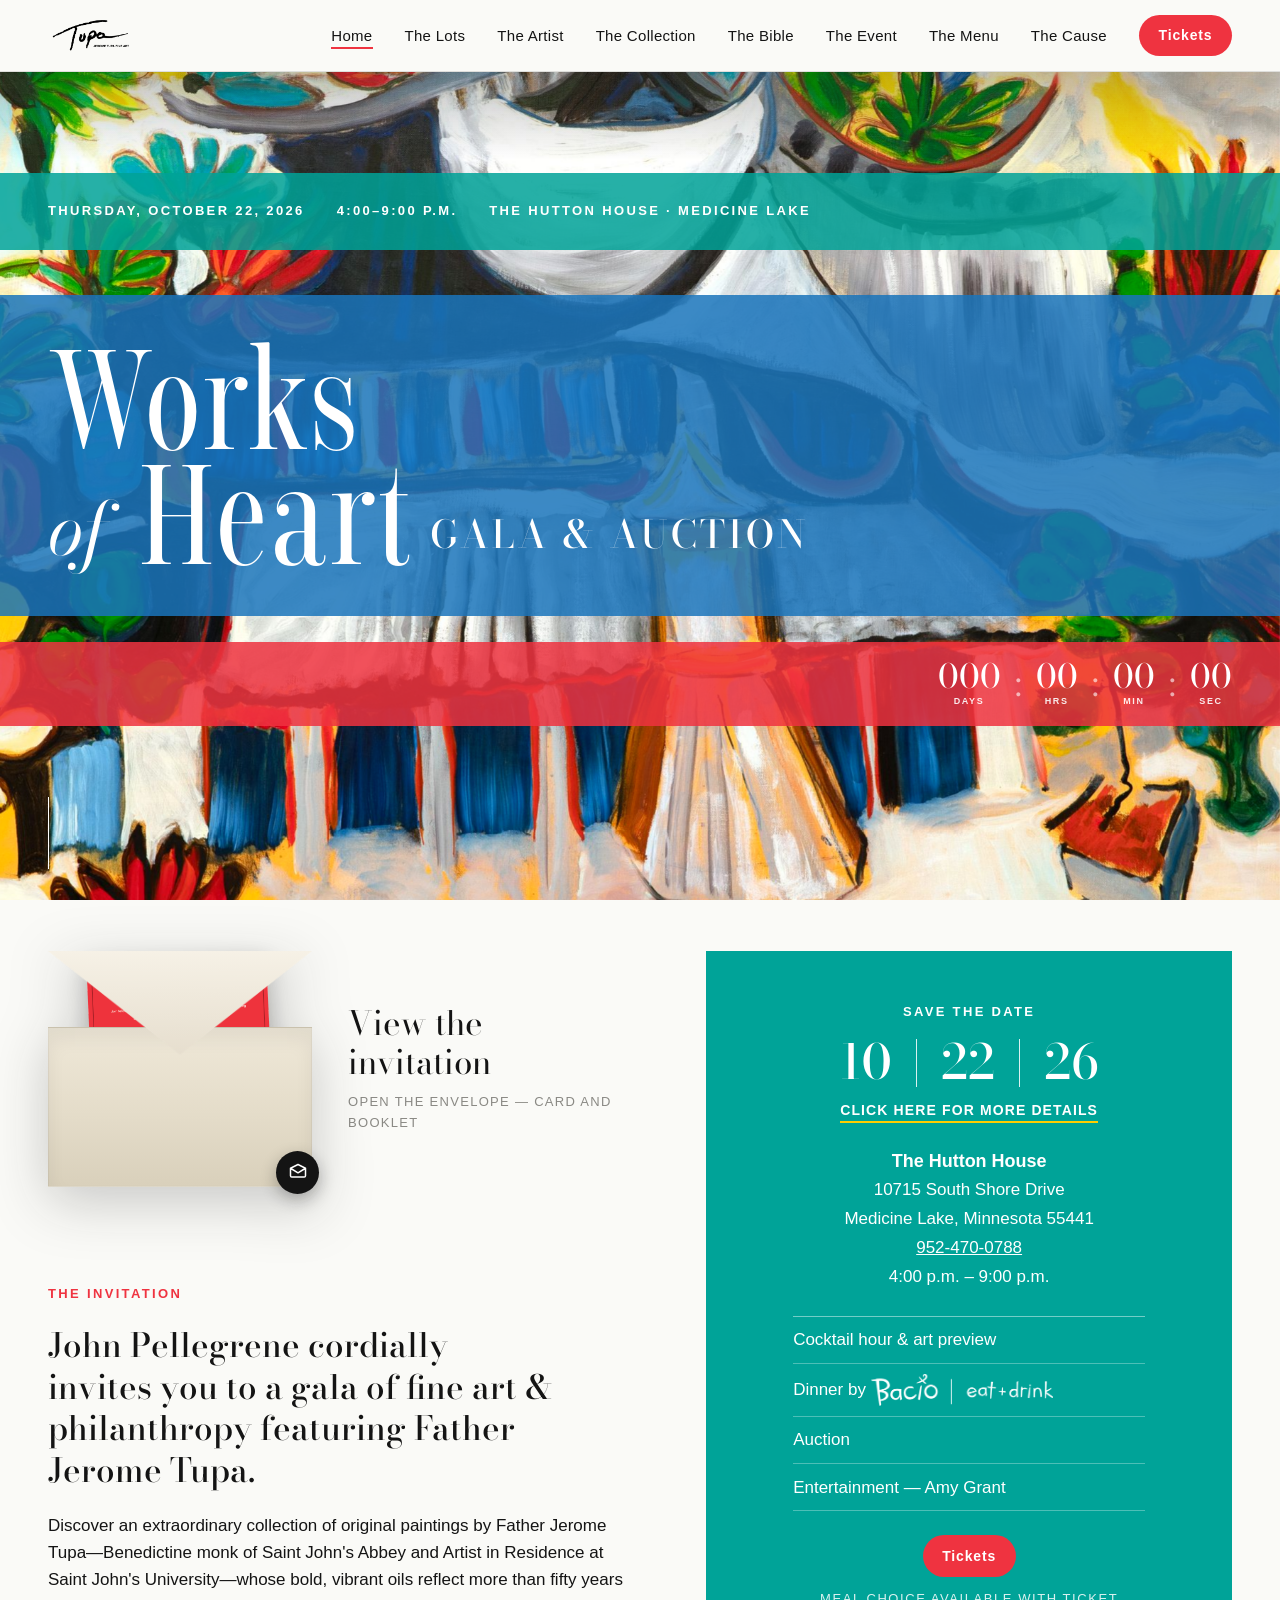
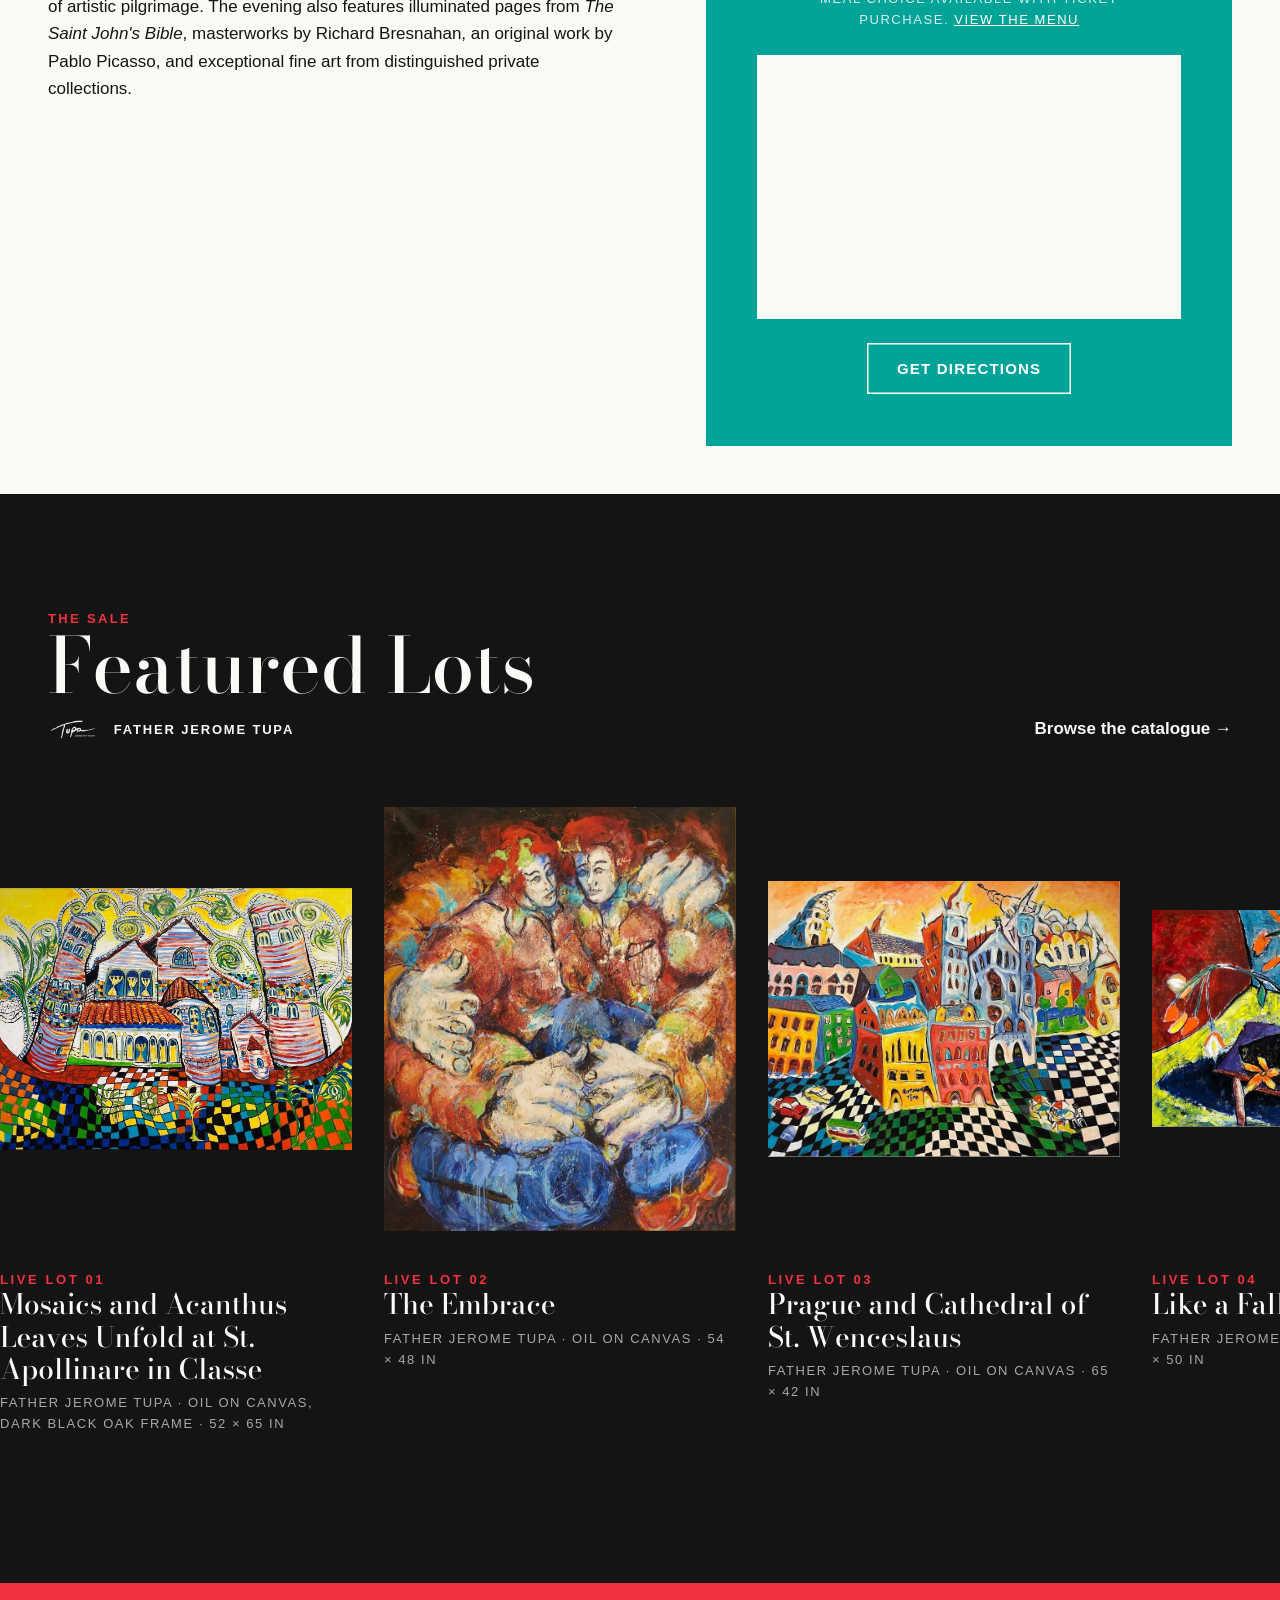
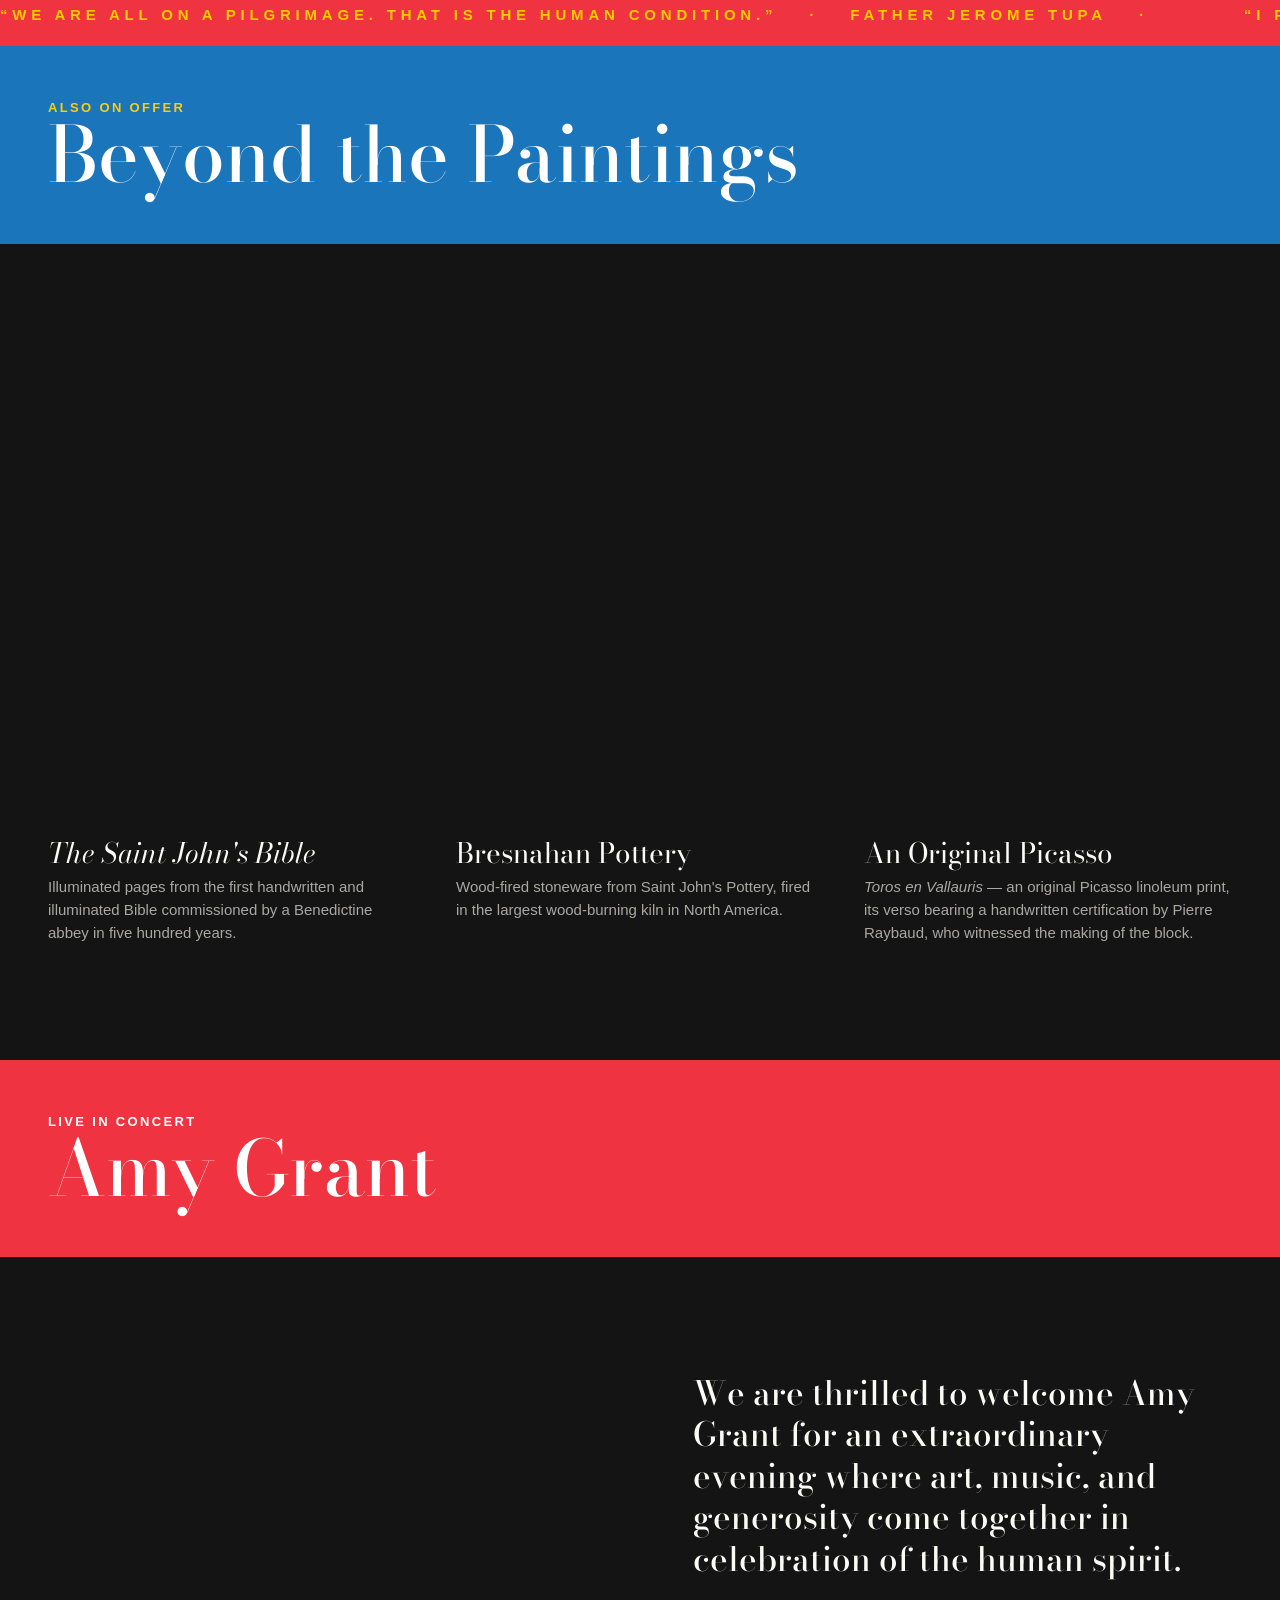
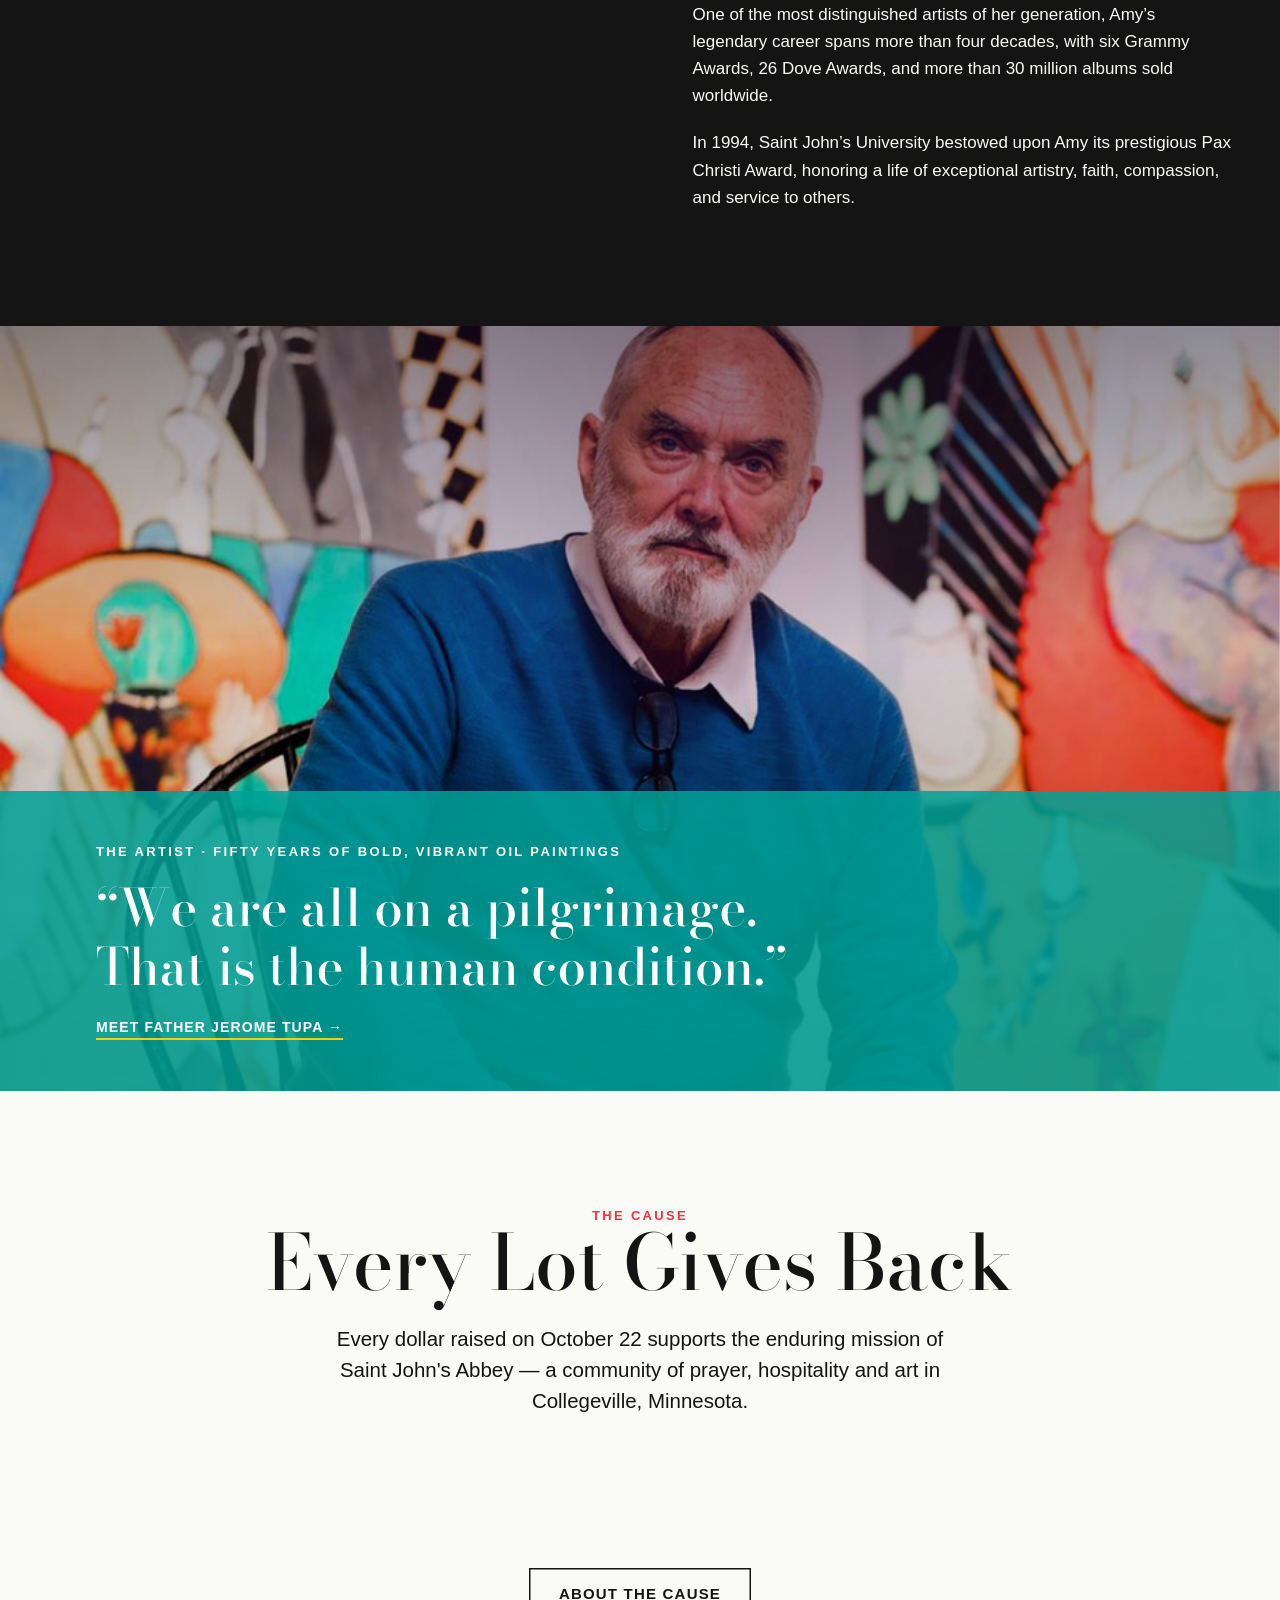
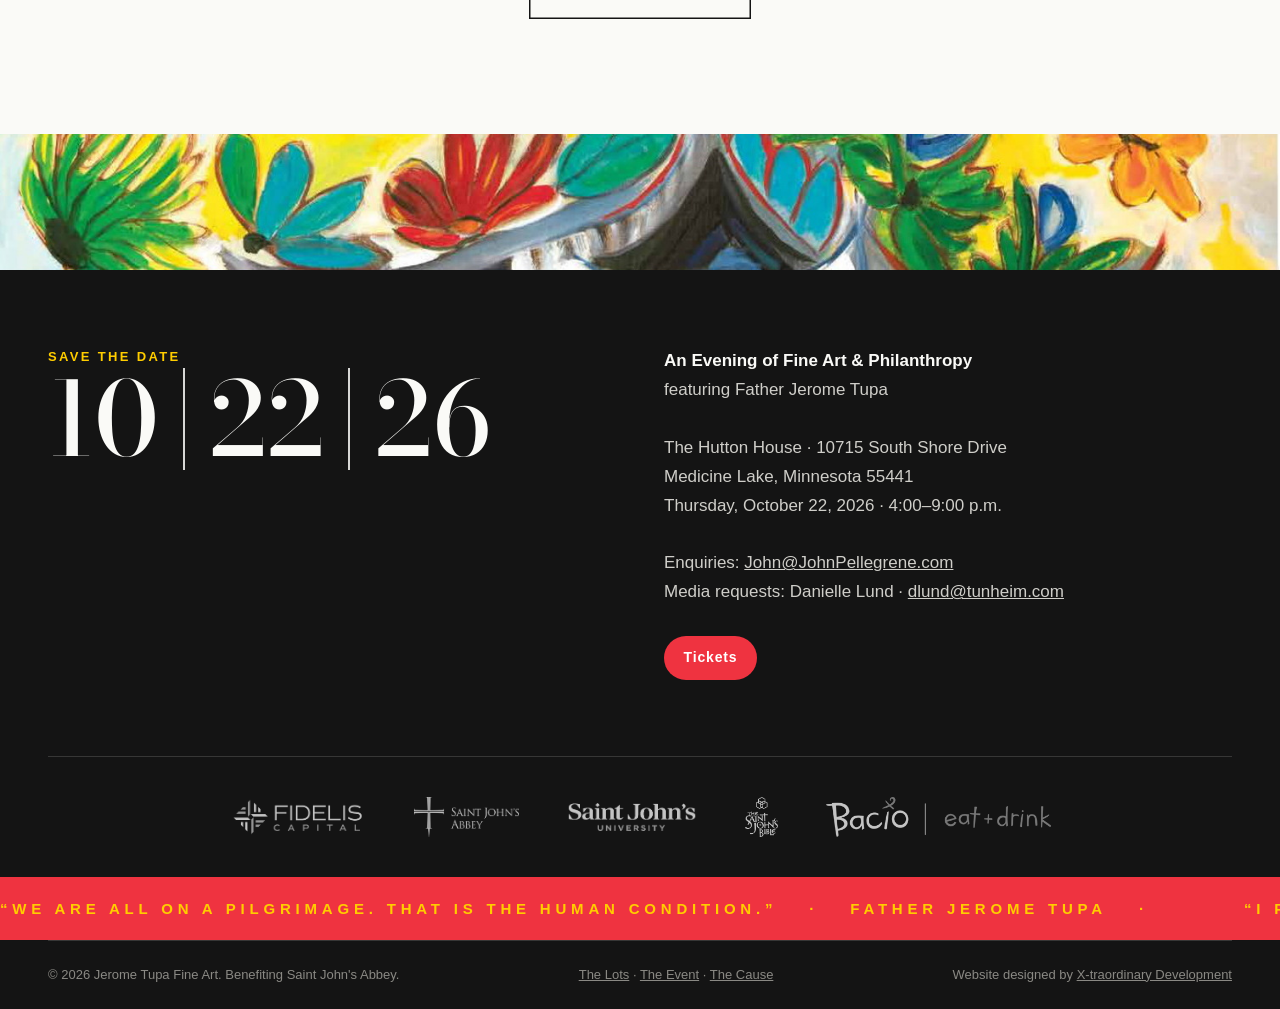
<file: index.html>
<!DOCTYPE html>
<html lang="en" class="no-js">
<head>
  <meta charset="utf-8">
  <meta name="viewport" content="width=device-width, initial-scale=1">
  <title>Works of Heart — Gala &amp; Auction featuring Father Jerome Tupa | October 22, 2026</title>
  <meta name="description" content="Works of Heart: a gala and auction of fine art and philanthropy featuring Father Jerome Tupa. Thursday, October 22, 2026, 4:00–9:00 p.m. at The Hutton House, Medicine Lake — benefiting Saint John's Abbey.">
  <meta property="og:title" content="Works of Heart — Gala &amp; Auction featuring Father Jerome Tupa">
  <meta property="og:description" content="Thursday, October 22, 2026 · 4:00–9:00 p.m. · The Hutton House, Medicine Lake. Benefiting Saint John's Abbey.">
  <meta property="og:image" content="assets/images/site/hero.jpg">
  <meta property="og:type" content="website">
  <link rel="preload" as="image" href="assets/images/site/hero.jpg">
  <link rel="icon" href="favicon.svg" type="image/svg+xml">
  <link rel="icon" href="favicon-32.png" type="image/png" sizes="32x32">
  <link rel="apple-touch-icon" href="apple-touch-icon.png" sizes="180x180">
  <link rel="preconnect" href="https://fonts.googleapis.com">
  <link rel="preconnect" href="https://fonts.gstatic.com" crossorigin>
  <link href="https://fonts.googleapis.com/css2?family=Bodoni+Moda:ital,opsz,wght@0,6..96,400;0,6..96,500;0,6..96,600;0,6..96,700;1,6..96,400&display=swap" rel="stylesheet">
  <link rel="stylesheet" href="css/tokens.css">
  <link rel="stylesheet" href="css/base.css">
  <link rel="stylesheet" href="css/layout.css">
  <link rel="stylesheet" href="css/components.css">
  <link rel="stylesheet" href="css/motion.css">
  <link rel="stylesheet" href="css/pages/home.css">
  <script defer src="js/reveal.js"></script>
  <script defer src="js/nav.js"></script>
  <script defer src="js/analytics.js"></script>
  <script defer src="js/marquee.js"></script>
  <script defer src="js/rail.js"></script>
  <script defer src="js/countdown.js"></script>
  <script defer src="js/parallax.js"></script>
  <script defer src="js/invitation.js"></script>
  <script defer src="data/lots.js"></script>
  <script defer src="js/data.js"></script>
  <script defer src="js/home.js"></script>
  <script type="application/ld+json">
  {
    "@context": "https://schema.org",
    "@type": "Event",
    "name": "Works of Heart — a Gala & Auction of Fine Art & Philanthropy featuring Father Jerome Tupa",
    "startDate": "2026-10-22T16:00:00-05:00",
    "endDate": "2026-10-22T21:00:00-05:00",
    "eventAttendanceMode": "https://schema.org/OfflineEventAttendanceMode",
    "location": {
      "@type": "Place",
      "name": "The Hutton House",
      "address": {
        "@type": "PostalAddress",
        "streetAddress": "10715 South Shore Drive",
        "addressLocality": "Medicine Lake",
        "addressRegion": "MN",
        "postalCode": "55441",
        "addressCountry": "US"
      }
    },
    "organizer": { "@type": "Person", "name": "John Pellegrene" },
    "description": "A live fundraising auction of original paintings by Father Jerome Tupa, illuminated pages from the Saint John's Bible, pottery by Richard Bresnahan, and an original work by Pablo Picasso — benefiting Saint John's Abbey."
  }
  </script>
</head>
<body>
  <a class="skip-link" href="#main">Skip to content</a>

  <header class="site-nav site-nav--overlay">
    <div class="site-nav__inner">
      <a class="site-nav__logo" href="index.html" aria-label="Jerome Tupa Fine Art — home">
        <img src="assets/images/logos/tupa-white.png" alt="" width="1273" height="683">
      </a>
      <ul class="site-nav__links">
        <li><a href="index.html">Home</a></li>
        <li><a href="auction.html">The Lots</a></li>
        <li><a href="artist.html">The Artist</a></li>
        <li><a href="collection.html">The Collection</a></li>
        <li><a href="bible.html">The Bible</a></li>
        <li><a href="event.html">The Event</a></li>
        <li><a href="menu.html">The Menu</a></li>
        <li><a href="support.html">The Cause</a></li>
      </ul>
      <a class="rsvp-pill" href="https://my.onecause.com/event/organizations/16e63493-3c33-4c34-9b28-d568428333d8/events/vevt:da7b024b-c062-4111-8480-afe30a77747d/home/story" target="_blank" rel="noopener">Tickets</a>
      <button class="nav-burger" aria-expanded="false" aria-controls="mobile-menu" aria-label="Open menu"><span></span></button>
    </div>
  </header>

  <nav class="mobile-menu" id="mobile-menu" aria-label="Mobile">
    <button class="mobile-menu__close" aria-label="Close menu">&times;</button>
    <ul class="mobile-menu__links">
      <li><a href="index.html">Home</a></li>
      <li><a href="auction.html">The Lots</a></li>
      <li><a href="artist.html">The Artist</a></li>
      <li><a href="collection.html">The Collection</a></li>
      <li><a href="bible.html">The Bible</a></li>
      <li><a href="event.html">The Event</a></li>
      <li><a href="menu.html">The Menu</a></li>
      <li><a href="support.html">The Cause</a></li>
    </ul>
    <a class="rsvp-pill" href="https://my.onecause.com/event/organizations/16e63493-3c33-4c34-9b28-d568428333d8/events/vevt:da7b024b-c062-4111-8480-afe30a77747d/home/story" target="_blank" rel="noopener">Tickets</a>
  </nav>

  <main id="main">

    <!-- Hero -->
    <section class="hero" aria-label="Works of Heart — Gala and Auction">
      <img class="hero__img" src="assets/images/site/hero.jpg" alt="Silver Palace Tiles — original oil painting by Father Jerome Tupa, a silver-roofed palace surrounded by bold red, blue and green blossoms" fetchpriority="high" width="2400" height="1470" data-parallax-bg="24">

      <div class="hero__band hero__band--teal band--teal" data-parallax="0.85">
        <div class="container hero__eyebrow eyebrow">
          <span>Thursday, October 22, 2026</span>
          <span>4:00–9:00 p.m.</span>
          <span>The Hutton House · Medicine Lake</span>
        </div>
      </div>

      <div class="hero__band hero__band--blue band--blue" data-parallax="1.1">
        <div class="container hero__lockup">
          <h1 class="hero__gala">Works<br><em>of</em>&nbsp;Heart</h1>
          <p class="hero__gala-sub">Gala &amp; Auction</p>
        </div>
      </div>

      <div class="hero__band hero__band--red band--red">
        <div class="container hero__red-row">
          <div class="countdown countdown--band" data-countdown></div>
        </div>
      </div>

      <div class="hero__foot">
        <div class="scroll-cue" aria-hidden="true"></div>
      </div>
    </section>

    <!-- The invitation -->
    <section class="section section--invite">
      <div class="container invite">
        <div class="invite__copy">
          <a class="invite-opener reveal" href="assets/tupa-gala-invitation.pdf" aria-haspopup="dialog" aria-controls="invitation-viewer">
            <span class="invite-opener__mail" aria-hidden="true">
              <span class="invite-opener__flap"></span>
              <span class="invite-opener__card">
                <img src="assets/images/site/invitation-front.jpg" alt="" width="1400" height="1400" loading="lazy">
              </span>
              <span class="invite-opener__pocket"></span>
              <span class="invite-opener__badge">
                <svg viewBox="0 0 24 24" width="20" height="20" fill="none" stroke="currentColor" stroke-width="1.8" stroke-linecap="round" stroke-linejoin="round">
                  <path d="M3 7.5 12 13l9-5.5M3 7.5v9A1.5 1.5 0 0 0 4.5 18h15a1.5 1.5 0 0 0 1.5-1.5v-9M3 7.5 12 3l9 4.5"/>
                </svg>
              </span>
            </span>
            <span class="invite-opener__text">
              <span class="invite-opener__label">View the invitation</span>
              <span class="invite-opener__hint">Open the envelope — card and booklet</span>
            </span>
          </a>
          <p class="eyebrow reveal" style="color: var(--tupa-red)">The Invitation</p>
          <p class="invite__formal reveal">John Pellegrene cordially invites you to a gala of fine art &amp; philanthropy featuring Father Jerome Tupa.</p>
          <p class="reveal">Discover an extraordinary collection of original paintings by Father Jerome Tupa—Benedictine monk of Saint John's Abbey and Artist in Residence at Saint John's University—whose bold, vibrant oils reflect more than fifty years of artistic pilgrimage. The evening also features illuminated pages from <em>The Saint John's Bible</em>, masterworks by Richard Bresnahan, an original work by Pablo Picasso, and exceptional fine art from distinguished private collections.</p>
          <p class="reveal">Proceeds from the evening will support the enduring mission of Saint John's Abbey.</p>
          <p class="reveal"><a class="rsvp-pill" href="https://my.onecause.com/event/organizations/16e63493-3c33-4c34-9b28-d568428333d8/events/vevt:da7b024b-c062-4111-8480-afe30a77747d/home/story" target="_blank" rel="noopener">Tickets</a></p>
        </div>
        <div class="invite__panel reveal">
          <p class="eyebrow">Save the date</p>
          <p class="date-lockup date-lockup--s" aria-label="Thursday, October 22, 2026"><span>10</span><span class="rule" aria-hidden="true"></span><span>22</span><span class="rule" aria-hidden="true"></span><span>26</span></p>
          <p class="invite__more"><a href="event.html">Click here for more details</a></p>
          <address class="invite__venue">
            <strong>The Hutton House</strong>
            10715 South Shore Drive<br>
            Medicine Lake, Minnesota 55441<br>
            <a href="tel:+19524700788">952-470-0788</a><br>
            4:00 p.m. – 9:00 p.m.
          </address>
          <ol class="invite__schedule">
            <li><span>Cocktail hour &amp; art preview</span></li>
            <li><span>Dinner by <a class="inline-logo inline-logo--invert" href="https://baciomn.com" target="_blank" rel="noopener" aria-label="Bacio — opens in a new tab"><img src="assets/images/logos/bacio.webp" alt="Bacio" width="400" height="71"></a></span></li>
            <li><span>Auction</span></li>
            <li><span>Entertainment — Amy Grant</span></li>
          </ol>
          <a class="rsvp-pill" href="https://my.onecause.com/event/organizations/16e63493-3c33-4c34-9b28-d568428333d8/events/vevt:da7b024b-c062-4111-8480-afe30a77747d/home/story" target="_blank" rel="noopener">Tickets</a>
          <p class="caption invite__note">Meal choice available with ticket purchase. <a href="menu.html">View the menu</a></p>
          <div class="invite__map">
            <iframe title="Map to The Hutton House, 10715 South Shore Drive, Medicine Lake" src="https://www.google.com/maps?q=The+Hutton+House,+10715+South+Shore+Drive,+Medicine+Lake,+MN+55441&amp;output=embed" loading="lazy" referrerpolicy="no-referrer-when-downgrade" allowfullscreen></iframe>
          </div>
          <p><a class="btn btn--ghost" href="https://www.google.com/maps/dir/?api=1&amp;destination=The+Hutton+House,+10715+South+Shore+Drive,+Medicine+Lake,+MN+55441" target="_blank" rel="noopener">Get directions</a></p>
        </div>
      </div>
    </section>

    <!-- Featured lots -->
    <section class="section featured on-dark">
      <div class="container featured__head">
        <div>
          <p class="eyebrow reveal" style="color: var(--tupa-red)">The Sale</p>
          <h2 class="display display-l reveal">Featured Lots</h2>
          <p class="featured__brand reveal">
            <img class="featured__logo" src="assets/images/logos/tupa-white.png" alt="" width="1273" height="683">
            <span>Father Jerome Tupa</span>
          </p>
        </div>
        <a class="link-sweep reveal" href="auction.html" style="font-weight:700">Browse the catalogue →</a>
      </div>
      <div class="rail" data-featured-rail data-stagger="0.06"></div>
    </section>

    <!-- Quote marquee -->
    <div class="marquee" aria-label="Quotations from Father Jerome Tupa">
      <div class="marquee__track">
        <span class="marquee__item">“We are all on a pilgrimage. That is the human condition.”<span class="sep" aria-hidden="true">·</span>Father Jerome Tupa<span class="sep" aria-hidden="true">·</span></span>
        <span class="marquee__item">“I paint so that viewers can see in a new way not only my journey but the monumental pathways of this beautiful world.”<span class="sep" aria-hidden="true">·</span>Father Jerome Tupa<span class="sep" aria-hidden="true">·</span></span>
        <span class="marquee__item">“I see so many chapters written in oil on canvas—many of them telling of beauty, and thus the Spirit of life itself.”<span class="sep" aria-hidden="true">·</span>Father Jerome Tupa<span class="sep" aria-hidden="true">·</span></span>
        <span class="marquee__item">“Every painting tells a story about a place or about people, and every painting teaches a lesson about faith and those who came before us.”<span class="sep" aria-hidden="true">·</span>Father Jerome Tupa<span class="sep" aria-hidden="true">·</span></span>
      </div>
    </div>

    <!-- Beyond the paintings -->
    <section class="beyond on-dark">
      <div class="head-band">
        <div class="container">
          <p class="eyebrow reveal" style="color: var(--tupa-yellow)">Also On Offer</p>
          <h2 class="display display-l reveal">Beyond the Paintings</h2>
        </div>
      </div>
      <div class="container section">
        <div class="beyond__grid" data-stagger="0.1">
          <a class="beyond-card reveal" href="collection.html#bible">
            <figure>
              <div class="beyond-card__frame curtain">
                <img src="assets/images/site/illumination-transfiguration.jpg" alt="The Transfiguration illumination from the Saint John's Bible — gold leaf and pigment on vellum" loading="lazy" width="1600" height="1209">
              </div>
              <figcaption>
                <h3><em>The Saint&nbsp;John's Bible</em></h3>
                <p>Illuminated pages from the first handwritten and illuminated Bible commissioned by a Benedictine abbey in five hundred years.</p>
              </figcaption>
            </figure>
          </a>
          <a class="beyond-card reveal" href="collection.html#pottery">
            <figure>
              <div class="beyond-card__frame curtain">
                <img src="assets/images/lots-cropped/live-06-bresnahan-large-vase.jpg" alt="Richard Bresnahan, large coiled and paddled jar fired in the Johanna Kiln" loading="lazy" width="913" height="1141">
              </div>
              <figcaption>
                <h3>Bresnahan Pottery</h3>
                <p>Wood-fired stoneware from Saint John's Pottery, fired in the largest wood-burning kiln in North America.</p>
              </figcaption>
            </figure>
          </a>
          <a class="beyond-card reveal" href="collection.html#picasso">
            <figure>
              <div class="beyond-card__frame curtain">
                <img src="assets/images/lots-cropped/live-08-toros-en-vallauris.jpg" alt="Pablo Picasso, Toros en Vallauris — black and white linoleum print of a bullfight" loading="lazy" width="610" height="573">
              </div>
              <figcaption>
                <h3>An Original Picasso</h3>
                <p><em>Toros en Vallauris</em> — an original Picasso linoleum print, its verso bearing a handwritten certification by Pierre Raybaud, who witnessed the making of the block.</p>
              </figcaption>
            </figure>
          </a>
        </div>
      </div>
    </section>

    <!-- Live performance — Amy Grant (copy and photo supplied by the client) -->
    <section class="amy on-dark" id="amy-grant">
      <div class="head-band head-band--red">
        <div class="container">
          <p class="eyebrow reveal">Live in Concert</p>
          <h2 class="display display-l reveal">Amy Grant</h2>
        </div>
      </div>
      <div class="container section amy__body">
        <figure class="amy__photo curtain">
          <img src="assets/images/site/amy-grant.webp" alt="Amy Grant" loading="lazy" width="2560" height="1574">
          <figcaption class="caption">Photo: Ed Rode</figcaption>
        </figure>
        <div class="amy__copy">
          <p class="amy__lede reveal">We are thrilled to welcome Amy Grant for an extraordinary evening where art, music, and generosity come together in celebration of the human spirit.</p>
          <p class="reveal">One of the most distinguished artists of her generation, Amy’s legendary career spans more than four decades, with six Grammy Awards, 26 Dove Awards, and more than 30 million albums sold worldwide.</p>
          <p class="reveal">In 1994, Saint John’s University bestowed upon Amy its prestigious Pax Christi Award, honoring a life of exceptional artistry, faith, compassion, and service to others.</p>
        </div>
      </div>
    </section>

    <!-- Artist teaser -->
    <section class="artist-teaser">
      <img class="artist-teaser__img" src="assets/images/site/tupa-portrait.jpg" alt="Father Jerome Tupa seated in his studio, surrounded by his bold, colorful canvases" loading="lazy" width="933" height="1400" data-parallax-bg="36">
      <div class="artist-teaser__band">
        <div class="container">
          <p class="eyebrow reveal">The Artist · Fifty Years of Bold, Vibrant Oil Paintings</p>
          <blockquote class="artist-teaser__quote reveal">“We are all on a pilgrimage. That is the human condition.”</blockquote>
          <p class="reveal"><a class="artist-teaser__link" href="artist.html">Meet Father Jerome Tupa →</a></p>
        </div>
      </div>
    </section>

    <!-- The cause -->
    <section class="section cause">
      <div class="container">
        <p class="eyebrow reveal" style="color: var(--tupa-red)">The Cause</p>
        <h2 class="display display-l reveal">Every Lot Gives Back</h2>
        <p class="lead reveal">Every dollar raised on October 22 supports the enduring mission of Saint&nbsp;John's Abbey — a community of prayer, hospitality and art in Collegeville, Minnesota.</p>
        <div class="sponsor-row reveal" data-stagger="0.08">
          <a href="https://www.fideliscapital.com" target="_blank" rel="noopener"><img src="assets/images/logos/fidelis.png" alt="Fidelis Capital" width="1280" height="373"></a>
          <a href="https://saintjohnsabbey.org" target="_blank" rel="noopener"><img src="assets/images/logos/abbey.webp" alt="Saint John's Abbey" width="242" height="127"></a>
          <a href="https://www.csbsju.edu" target="_blank" rel="noopener"><img src="assets/images/logos/sju.png" alt="Saint John's University" width="598" height="184"></a>
          <a href="https://saintjohnsbible.org" target="_blank" rel="noopener"><img src="assets/images/logos/bible.png" alt="The Saint John's Bible" width="480" height="586"></a>
          <a href="https://baciomn.com" target="_blank" rel="noopener"><img src="assets/images/logos/bacio.webp" alt="Bacio" width="400" height="71"></a>
        </div>
        <p class="reveal" style="margin-top: 3rem"><a class="btn btn--ghost" href="support.html">About the cause</a></p>
      </div>
    </section>

    <!-- Signature color pattern (Tina / Wayne brand direction) -->
    <div class="color-pattern" aria-hidden="true">
      <img src="assets/images/site/color-pattern.jpg" alt="" width="1508" height="175" loading="lazy">
    </div>

  </main>

  <!-- The printed invitation: envelope → 7×7 card → zig-zag booklet.
       Body-level so the fixed overlay is never trapped by a transformed ancestor. -->
  <div class="invite-viewer" id="invitation-viewer" role="dialog" aria-modal="true" aria-labelledby="invite-viewer-title" data-stage="envelope" hidden>
    <div class="invite-viewer__backdrop" data-invite-close></div>
    <button class="invite-viewer__close" type="button" data-invite-close aria-label="Close the invitation">&times;</button>
    <!-- Always-lit step arrows: one sequence through envelope, card front, card back and every booklet fold -->
    <button class="invite-arrow invite-arrow--prev" type="button" data-invite-prev aria-label="Back"><span aria-hidden="true">&larr;</span></button>
    <button class="invite-arrow invite-arrow--next" type="button" data-invite-next aria-label="Next"><span aria-hidden="true">&rarr;</span></button>
    <div class="invite-viewer__inner">
      <p class="eyebrow invite-viewer__title" id="invite-viewer-title">The Invitation</p>

      <div class="invite-stage invite-stage--envelope" data-stage-panel="envelope">
        <button class="mail" type="button" data-invite-draw aria-label="Open the envelope">
          <span class="mail__flap"></span>
          <span class="mail__card">
            <img src="assets/images/site/invitation-front.jpg" alt="" width="1400" height="1400">
          </span>
          <span class="mail__pocket"></span>
        </button>
        <p class="invite-viewer__hint">The card is the first thing in the envelope.</p>
      </div>

      <div class="invite-stage invite-stage--card" data-stage-panel="card" hidden>
        <div class="invite-viewer__stage">
          <div class="invite-viewer__hinge">
            <div class="invite-viewer__card">
              <img class="invite-viewer__face invite-viewer__face--front" src="assets/images/site/invitation-front.jpg" width="1400" height="1400"
                   alt="John Pellegrene cordially invites you to Works of Heart, a gala and auction featuring Father Jerome Tupa, benefiting Saint John's Abbey. Live performance by Amy Grant. Thursday, October 22, 2026, 4:00 to 9:00 p.m. at The Hutton House, 10715 South Shore Drive, Medicine Lake, Minnesota. The live auction features original paintings by Father Jerome Tupa, the Heritage Edition of The Saint John's Bible, pottery by Richard Bresnahan, and an original work by Pablo Picasso.">
              <img class="invite-viewer__face invite-viewer__face--back" src="assets/images/site/invitation-back.jpg" width="1400" height="1400"
                   alt="The reverse of the card: reserve your table or tickets at www.worksofheart.us. Seating is limited. In support of the enduring mission of Saint John's Abbey, with The Saint John's Bible and Fidelis Capital.">
            </div>
          </div>
        </div>
      </div>

      <div class="invite-stage invite-stage--booklet" data-stage-panel="booklet" hidden>
        <div class="zigzag" data-zigzag>
          <div class="zigzag__viewport">
            <div class="zigzag__strip" data-zigzag-side="a">
              <figure class="zigzag__panel is-current"><img src="assets/images/site/zigzag/a1.jpg" width="852" height="909" alt="Saint John's Abbey: the evening's live auction benefits the Abbey's enduring missions — a community where prayer, work and creativity have given life to Minnesota Public Radio, the Hill Museum and Manuscript Library, The Saint John's Bible, and more."></figure>
              <figure class="zigzag__panel"><img src="assets/images/site/zigzag/a2.jpg" width="873" height="1000" alt="An original painting by Father Jerome Tupa — a vivid architectural courtyard in reds, golds and blues."></figure>
              <figure class="zigzag__panel"><img src="assets/images/site/zigzag/a3.jpg" width="824" height="910" alt="Father Jerome Tupa, Artist in Residence at Saint John's University: a Benedictine monk whose internationally exhibited oils explore faith, beauty and the human spirit."></figure>
              <figure class="zigzag__panel"><img src="assets/images/site/zigzag/a4.jpg" width="962" height="1000" alt="The letter U, overlaid on Father Jerome Tupa's painting of an embrace."></figure>
              <figure class="zigzag__panel"><img src="assets/images/site/zigzag/a5.jpg" width="978" height="1000" alt="The letter P, overlaid on a Tupa cityscape of striped towers."></figure>
              <figure class="zigzag__panel"><img src="assets/images/site/zigzag/a6.jpg" width="977" height="1000" alt="The letter A, overlaid on a Tupa town square — completing the name Tupa across the fold."></figure>
            </div>
            <div class="zigzag__strip" data-zigzag-side="b" hidden>
              <figure class="zigzag__panel is-current"><img src="assets/images/site/zigzag/b1.jpg" width="911" height="909" alt="The Saint John's Bible Heritage and Apostles Editions: the first handwritten, illuminated Bible commissioned by a Benedictine monastery in more than 500 years."></figure>
              <figure class="zigzag__panel"><img src="assets/images/site/zigzag/b2.jpg" width="969" height="1000" alt="The Saint John's Bible open to the Gospel according to Matthew, with gold illumination and calligraphy."></figure>
              <figure class="zigzag__panel"><img src="assets/images/site/zigzag/b3.jpg" width="903" height="909" alt="Pottery by Richard Bresnahan: the Saint John's Pottery Studio, founded in 1979, rooted in local materials and a generational studio tradition."></figure>
              <figure class="zigzag__panel"><img src="assets/images/site/zigzag/b4.jpg" width="961" height="1000" alt="A wood-fired vessel by Richard Bresnahan, its surface marked by ash and incised grass-like lines."></figure>
              <figure class="zigzag__panel"><img src="assets/images/site/zigzag/b5.jpg" width="907" height="905" alt="Pablo Picasso, Toros en Vallauris: an original linoleum print whose verso bears Pierre Raybaud's handwritten certification."></figure>
              <figure class="zigzag__panel"><img src="assets/images/site/zigzag/b6.jpg" width="887" height="822" alt="Picasso's Toros en Vallauris 1954 linocut — the bullring carved in bold black and white."></figure>
            </div>
          </div>
          <div class="zigzag__nav">
            <button class="btn" type="button" data-zigzag-prev><span class="zigzag__arrow" aria-hidden="true">&larr;</span> Previous</button>
            <p class="zigzag__count" data-zigzag-count>1 / 6</p>
            <button class="btn" type="button" data-zigzag-next>Next <span class="zigzag__arrow" aria-hidden="true">&rarr;</span></button>
          </div>
        </div>
      </div>

      <div class="invite-viewer__controls">
        <button class="btn btn--lit" type="button" data-invite-draw>Open the envelope</button>
        <button class="btn btn--lit" type="button" data-invite-flip aria-pressed="false" hidden>Turn the card over</button>
        <button class="btn btn--lit" type="button" data-invite-unfold hidden>Unfold the booklet</button>
        <button class="btn btn--lit" type="button" data-zigzag-flip hidden>Turn the booklet over</button>
        <a class="btn btn--ghost" href="assets/tupa-gala-invitation.pdf" target="_blank" rel="noopener">Download the card</a>
        <a class="btn btn--ghost" href="assets/tupa-gala-booklet.pdf" target="_blank" rel="noopener">Download the booklet</a>
      </div>
    </div>
  </div>

  <footer class="site-footer">
    <div class="container site-footer__main">
      <div>
        <p class="eyebrow" style="color: var(--tupa-yellow)">Save the date</p>
        <p class="date-lockup" aria-label="October 22, 2026"><span>10</span><span class="rule" aria-hidden="true"></span><span>22</span><span class="rule" aria-hidden="true"></span><span>26</span></p>
      </div>
      <address class="site-footer__venue">
        <strong>An Evening of Fine Art &amp; Philanthropy</strong><br>
        featuring Father Jerome Tupa<br><br>
        The Hutton House · 10715 South Shore Drive<br>
        Medicine Lake, Minnesota 55441<br>
        Thursday, October 22, 2026 · 4:00–9:00 p.m.<br><br>
        Enquiries: <a href="mailto:John@JohnPellegrene.com">John@JohnPellegrene.com</a><br>
        Media requests: Danielle Lund · <a href="mailto:dlund@tunheim.com">dlund@tunheim.com</a><br><br>
        <a class="rsvp-pill" href="https://my.onecause.com/event/organizations/16e63493-3c33-4c34-9b28-d568428333d8/events/vevt:da7b024b-c062-4111-8480-afe30a77747d/home/story" target="_blank" rel="noopener">Tickets</a>
      </address>
    </div>
    <div class="container site-footer__sponsors">
      <a href="https://www.fideliscapital.com" target="_blank" rel="noopener"><img src="assets/images/logos/fidelis.png" alt="Fidelis Capital" width="1280" height="373"></a>
      <a href="https://saintjohnsabbey.org" target="_blank" rel="noopener"><img src="assets/images/logos/abbey.webp" alt="Saint John's Abbey" width="242" height="127"></a>
      <a href="https://www.csbsju.edu" target="_blank" rel="noopener"><img src="assets/images/logos/sju.png" alt="Saint John's University" width="598" height="184"></a>
      <a href="https://saintjohnsbible.org" target="_blank" rel="noopener"><img src="assets/images/logos/bible.png" alt="The Saint John's Bible" width="480" height="586"></a>
      <a href="https://baciomn.com" target="_blank" rel="noopener"><img src="assets/images/logos/bacio.webp" alt="Bacio" width="400" height="71"></a>
    </div>
    <div class="marquee" aria-hidden="true">
      <div class="marquee__track">
        <span class="marquee__item">“We are all on a pilgrimage. That is the human condition.”<span class="sep">·</span>Father Jerome Tupa<span class="sep">·</span></span>
        <span class="marquee__item">“I paint so that viewers can see in a new way not only my journey but the monumental pathways of this beautiful world.”<span class="sep">·</span>Father Jerome Tupa<span class="sep">·</span></span>
        <span class="marquee__item">“I see so many chapters written in oil on canvas—many of them telling of beauty, and thus the Spirit of life itself.”<span class="sep">·</span>Father Jerome Tupa<span class="sep">·</span></span>
        <span class="marquee__item">“Every painting tells a story about a place or about people, and every painting teaches a lesson about faith and those who came before us.”<span class="sep">·</span>Father Jerome Tupa<span class="sep">·</span></span>
      </div>
    </div>
    <div class="container site-footer__legal">
      <span>© 2026 Jerome Tupa Fine Art. Benefiting Saint John's Abbey.</span>
      <span><a href="auction.html">The Lots</a> · <a href="event.html">The Event</a> · <a href="support.html">The Cause</a></span>
      <span>Website designed by <a href="http://x-traordinarydevelopment.com/" target="_blank" rel="noopener">X-traordinary Development</a></span>
    </div>
  </footer>
</body>
</html>
</file>
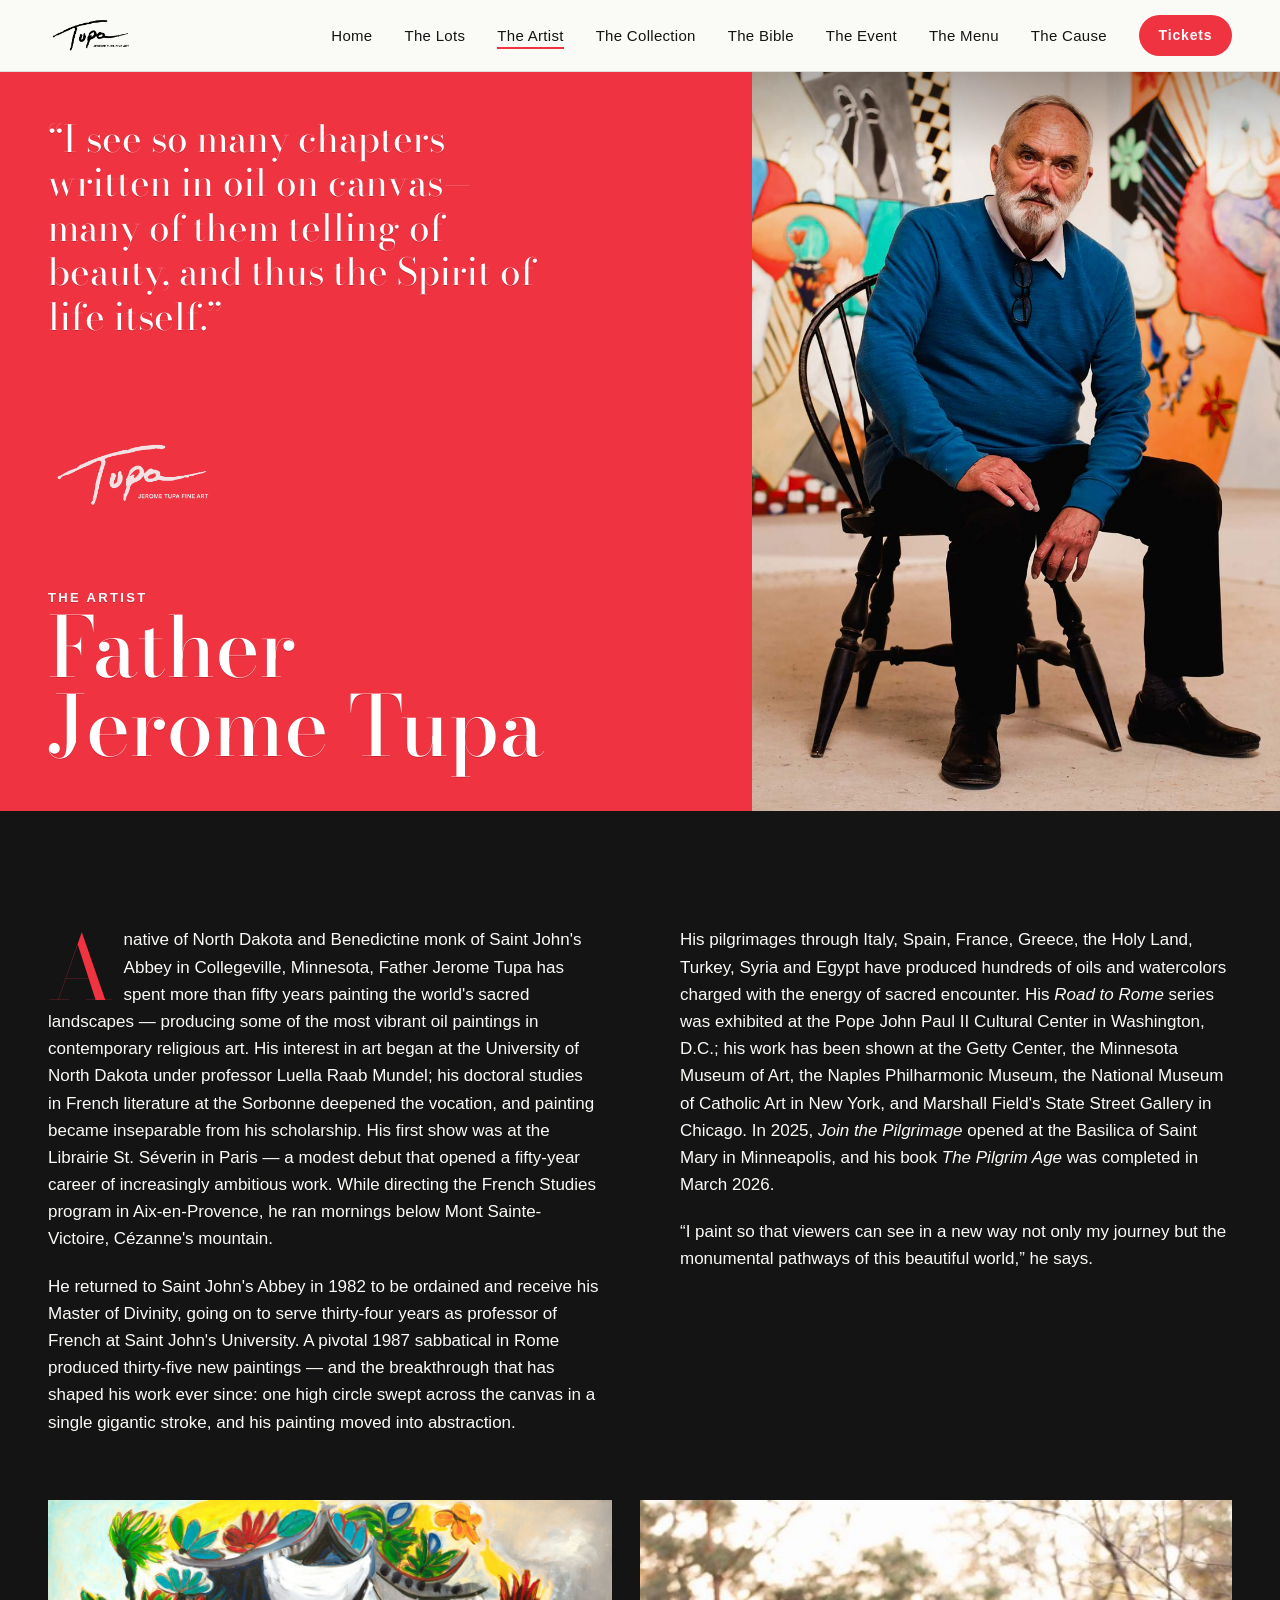
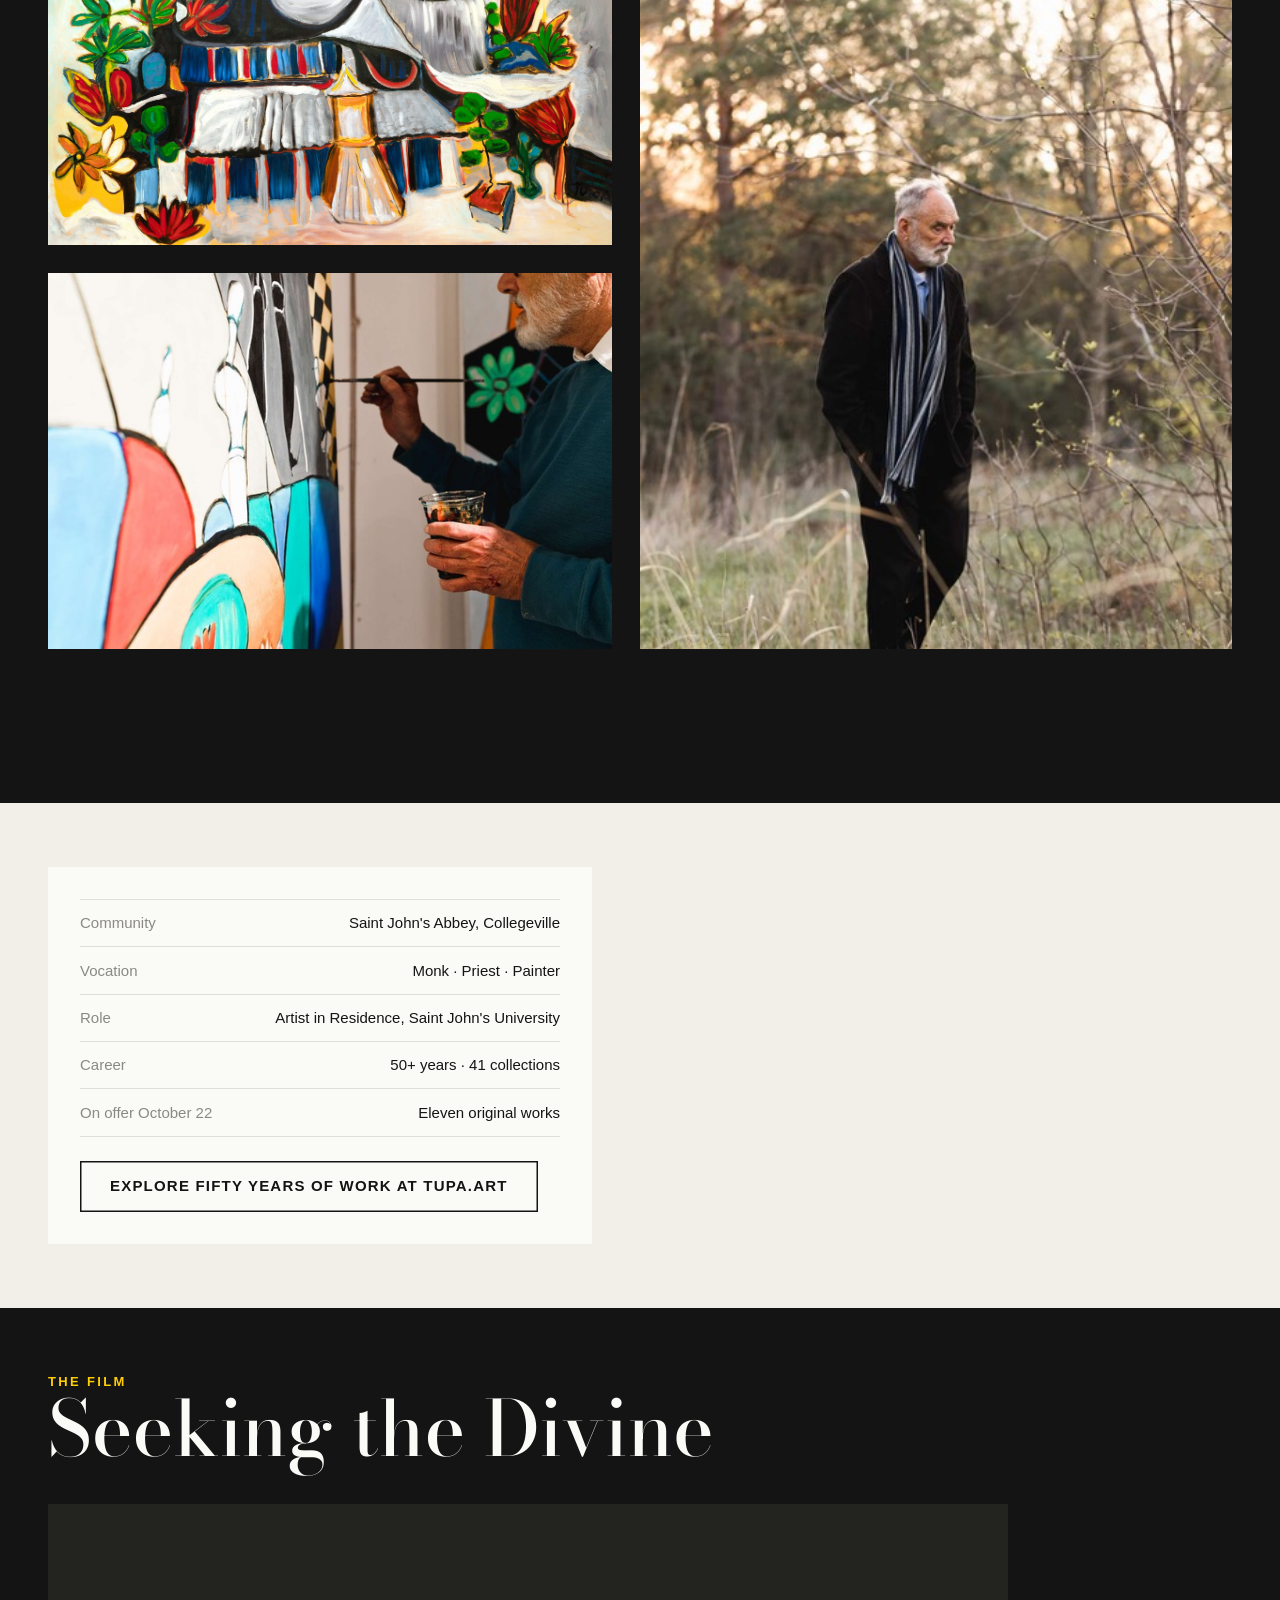
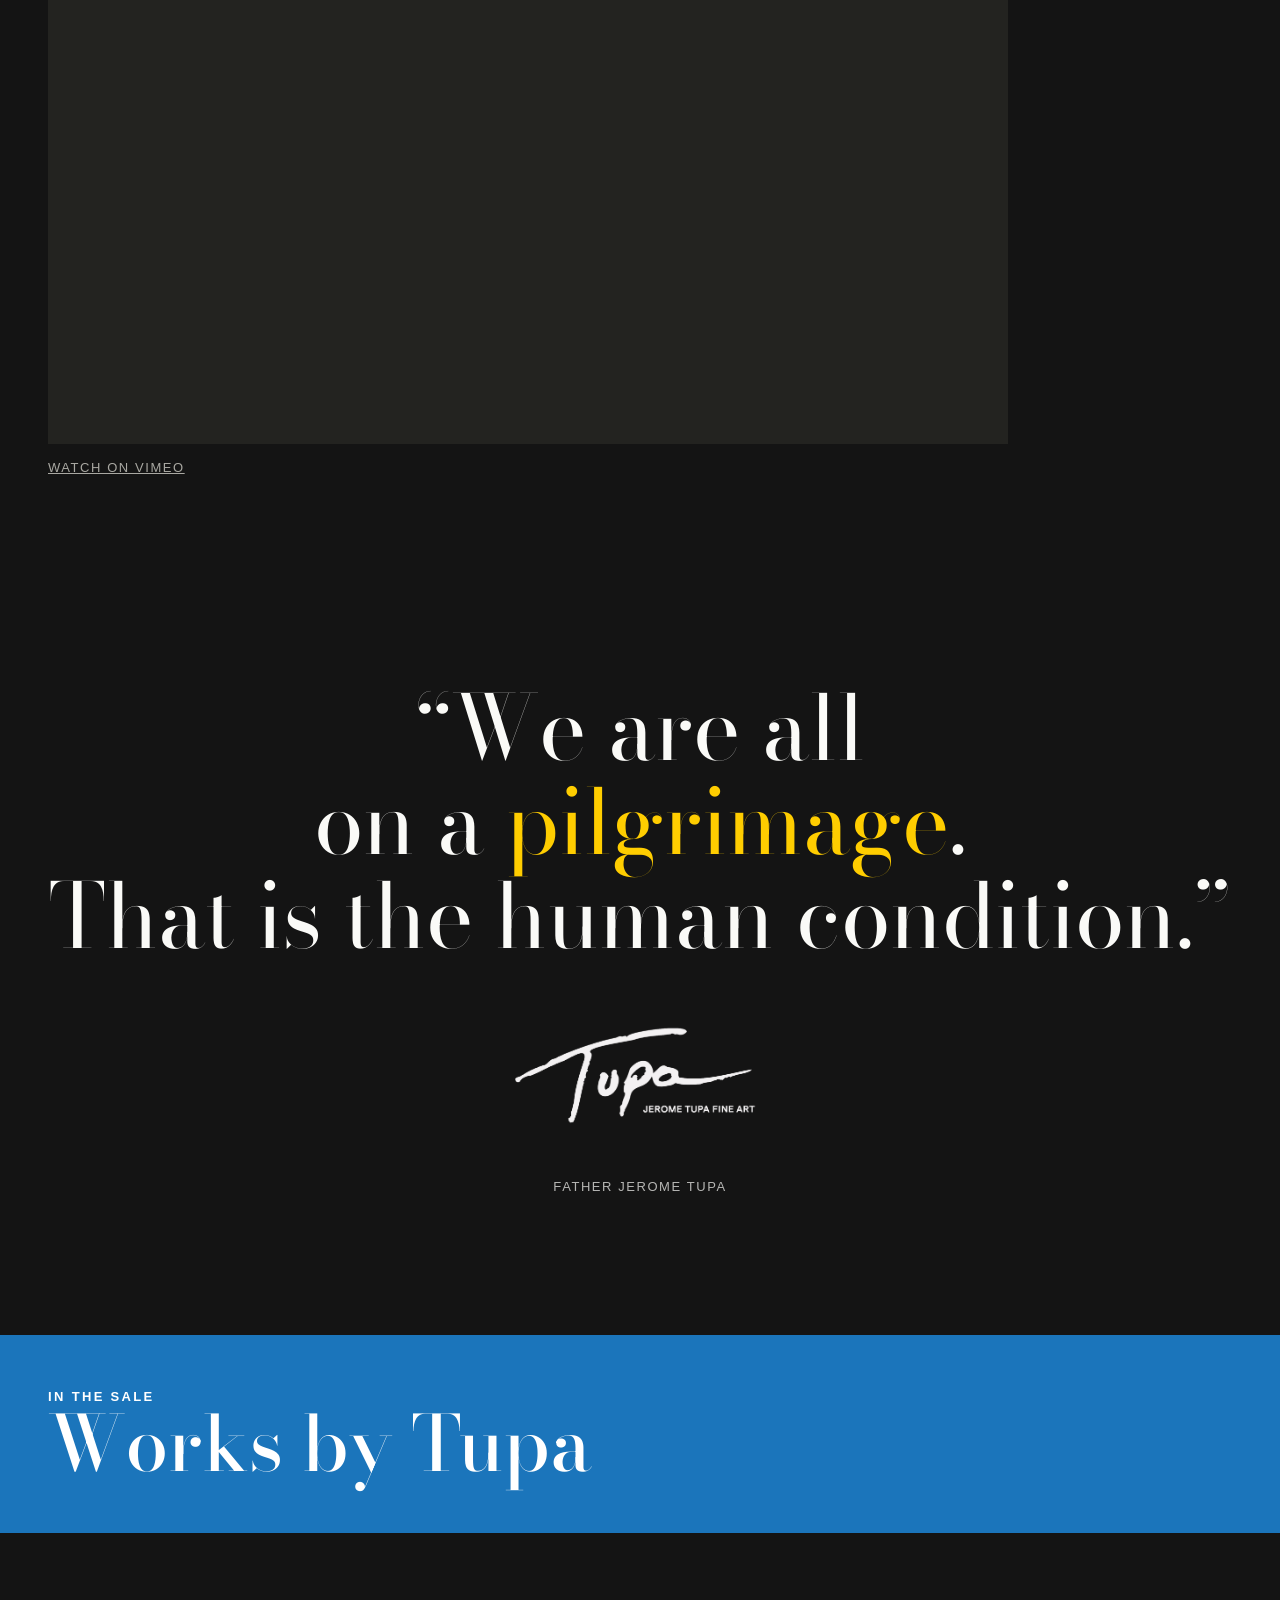
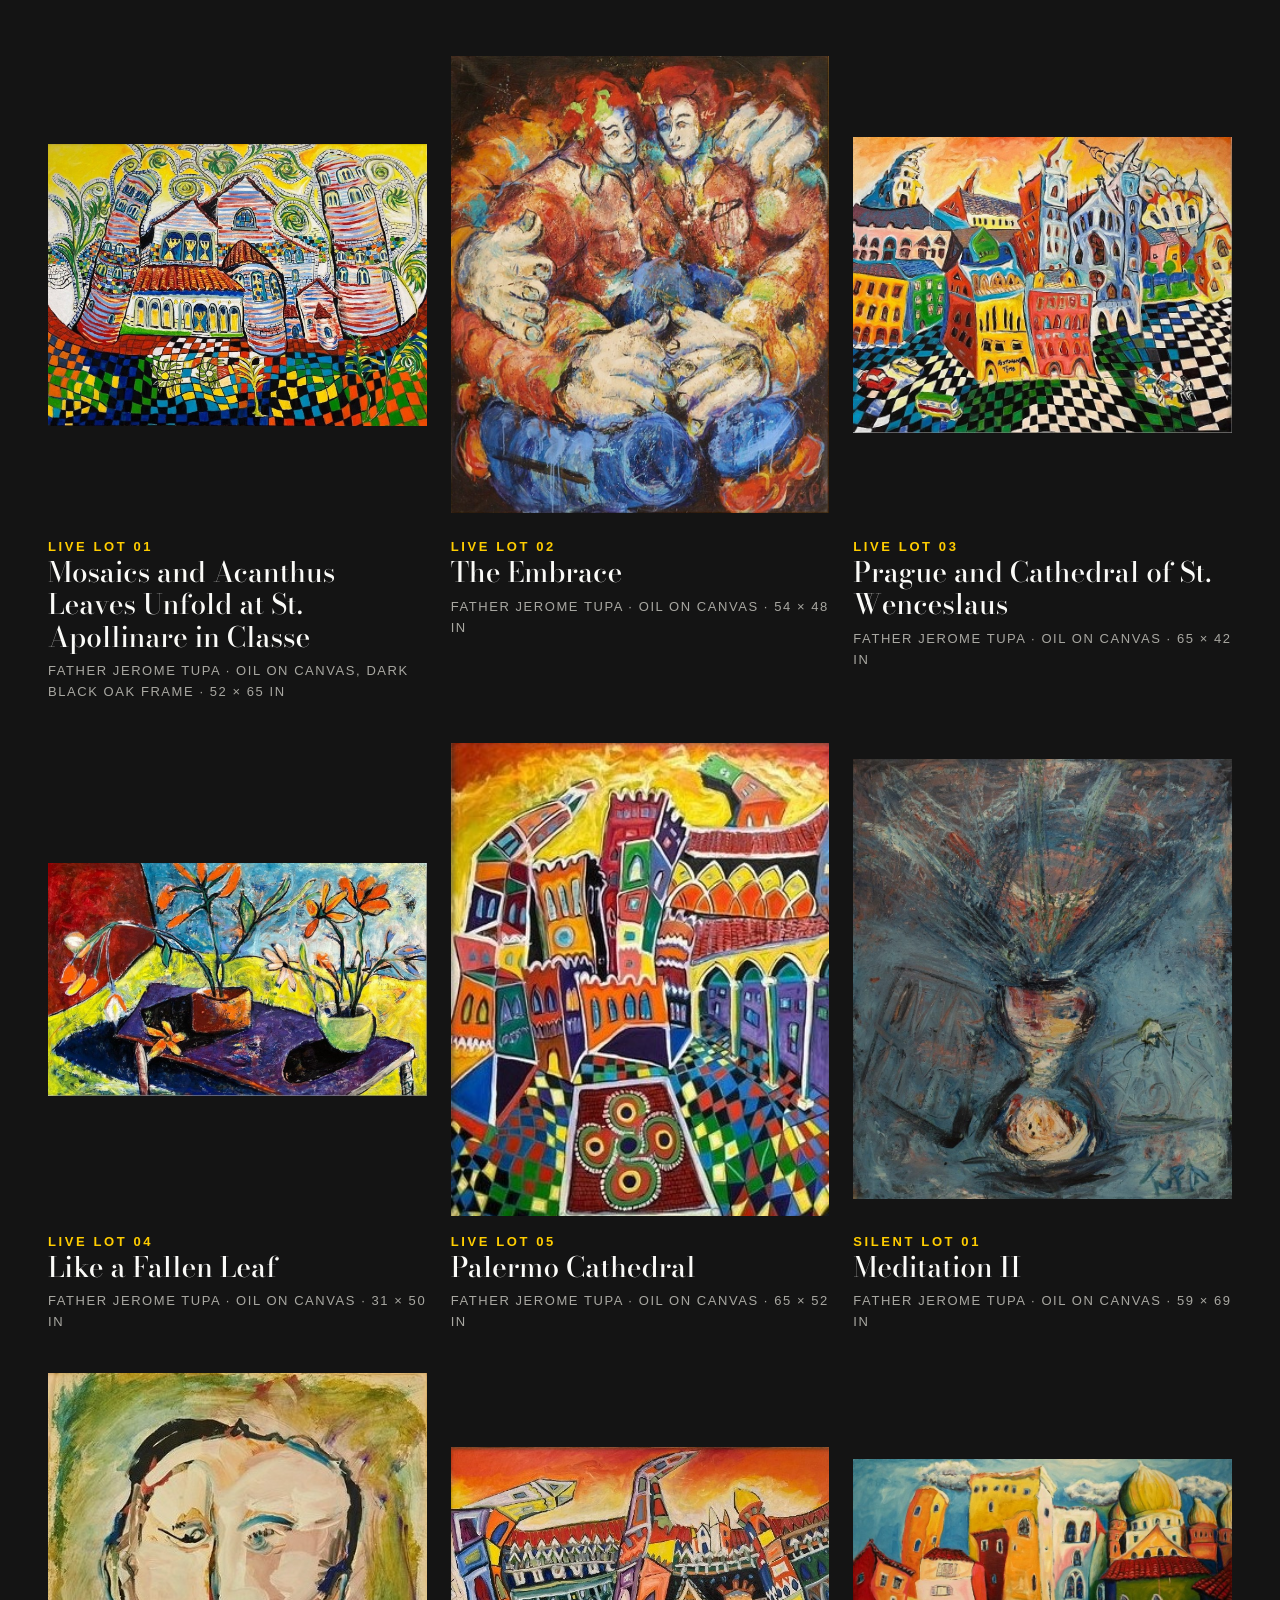
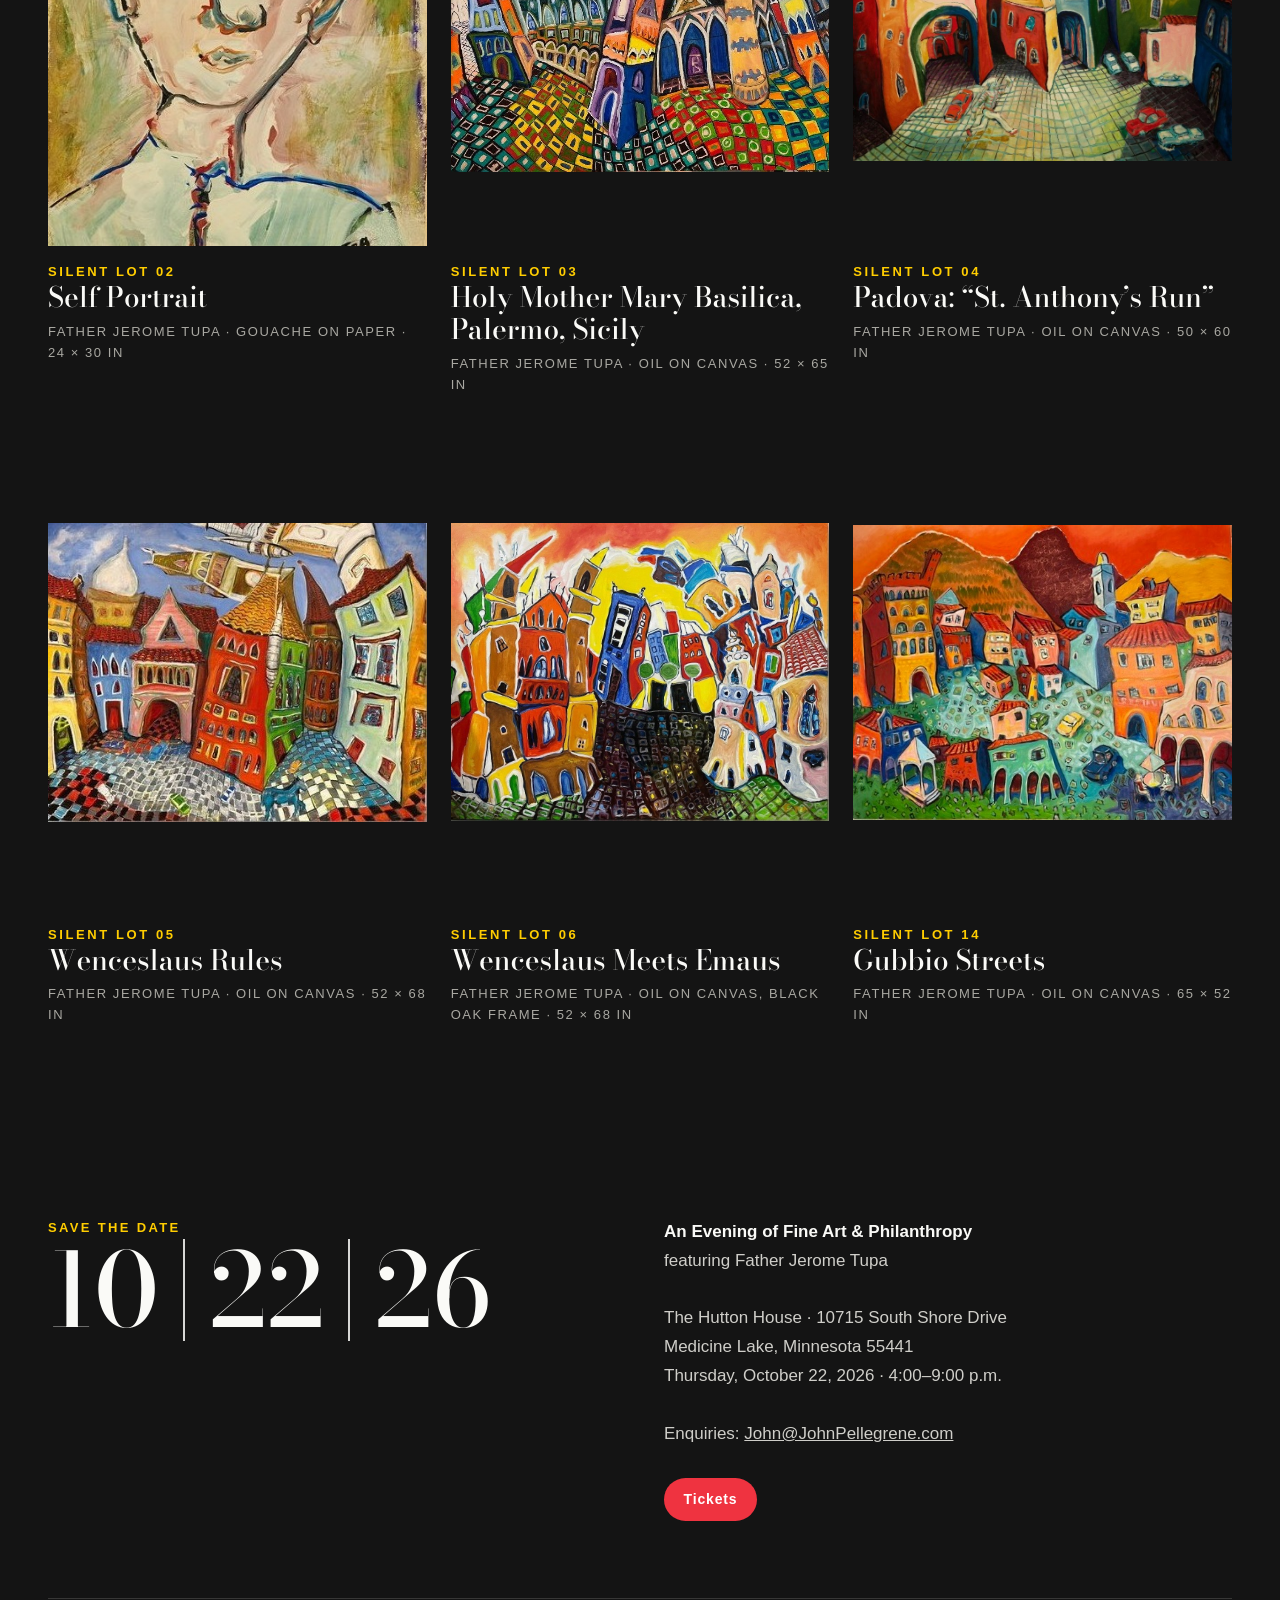
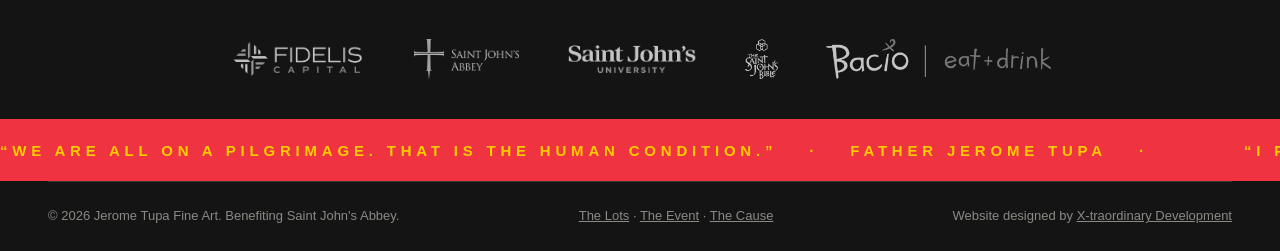
<file: artist.html>
<!DOCTYPE html>
<html lang="en" class="no-js">
<head>
  <meta charset="utf-8">
  <meta name="viewport" content="width=device-width, initial-scale=1">
  <title>Father Jerome Tupa — The Artist | An Evening of Fine Art &amp; Philanthropy</title>
  <meta name="description" content="Father Jerome Tupa, O.S.B. — a native of North Dakota and Benedictine monk of Saint John's Abbey who has spent more than fifty years painting the world's sacred landscapes in bold, vibrant oils.">
  <link rel="preload" as="image" href="assets/images/site/tupa-portrait.jpg">
  <link rel="icon" href="favicon.svg" type="image/svg+xml">
  <link rel="icon" href="favicon-32.png" type="image/png" sizes="32x32">
  <link rel="apple-touch-icon" href="apple-touch-icon.png" sizes="180x180">
  <link rel="preconnect" href="https://fonts.googleapis.com">
  <link rel="preconnect" href="https://fonts.gstatic.com" crossorigin>
  <link href="https://fonts.googleapis.com/css2?family=Bodoni+Moda:ital,opsz,wght@0,6..96,400;0,6..96,500;0,6..96,600;0,6..96,700;1,6..96,400&display=swap" rel="stylesheet">
  <link rel="stylesheet" href="css/tokens.css">
  <link rel="stylesheet" href="css/base.css">
  <link rel="stylesheet" href="css/layout.css">
  <link rel="stylesheet" href="css/components.css">
  <link rel="stylesheet" href="css/motion.css">
  <link rel="stylesheet" href="css/pages/artist.css">
  <script defer src="js/reveal.js"></script>
  <script defer src="js/nav.js"></script>
  <script defer src="js/analytics.js"></script>
  <script defer src="js/marquee.js"></script>
  <script defer src="js/rail.js"></script>
  <script defer src="js/countdown.js"></script>
  <script defer src="js/parallax.js"></script>
  <script defer src="data/lots.js"></script>
  <script defer src="js/data.js"></script>
  <script defer src="js/artist.js"></script>
</head>
<body>
  <a class="skip-link" href="#main">Skip to content</a>

  <header class="site-nav site-nav--overlay">
    <div class="site-nav__inner">
      <a class="site-nav__logo" href="index.html" aria-label="Jerome Tupa Fine Art — home">
        <img src="assets/images/logos/tupa-white.png" alt="" width="1273" height="683">
      </a>
      <ul class="site-nav__links">
        <li><a href="index.html">Home</a></li>
        <li><a href="auction.html">The Lots</a></li>
        <li><a href="artist.html">The Artist</a></li>
        <li><a href="collection.html">The Collection</a></li>
        <li><a href="bible.html">The Bible</a></li>
        <li><a href="event.html">The Event</a></li>
        <li><a href="menu.html">The Menu</a></li>
        <li><a href="support.html">The Cause</a></li>
      </ul>
      <a class="rsvp-pill" href="https://my.onecause.com/event/organizations/16e63493-3c33-4c34-9b28-d568428333d8/events/vevt:da7b024b-c062-4111-8480-afe30a77747d/home/story" target="_blank" rel="noopener">Tickets</a>
      <button class="nav-burger" aria-expanded="false" aria-controls="mobile-menu" aria-label="Open menu"><span></span></button>
    </div>
  </header>

  <nav class="mobile-menu" id="mobile-menu" aria-label="Mobile">
    <button class="mobile-menu__close" aria-label="Close menu">&times;</button>
    <ul class="mobile-menu__links">
      <li><a href="index.html">Home</a></li>
      <li><a href="auction.html">The Lots</a></li>
      <li><a href="artist.html">The Artist</a></li>
      <li><a href="collection.html">The Collection</a></li>
      <li><a href="bible.html">The Bible</a></li>
      <li><a href="event.html">The Event</a></li>
      <li><a href="menu.html">The Menu</a></li>
      <li><a href="support.html">The Cause</a></li>
    </ul>
    <a class="rsvp-pill" href="https://my.onecause.com/event/organizations/16e63493-3c33-4c34-9b28-d568428333d8/events/vevt:da7b024b-c062-4111-8480-afe30a77747d/home/story" target="_blank" rel="noopener">Tickets</a>
  </nav>

  <main id="main">

    <section class="artist-hero">
      <div class="artist-hero__band">
        <div class="artist-hero__band-inner">
          <blockquote class="artist-hero__quote">
            <p>“I see so many chapters written in oil on canvas—many of them telling of beauty, and thus the Spirit of life itself.”</p>
          </blockquote>
          <img class="artist-hero__sig" src="assets/images/logos/tupa-white.png" alt="" width="1273" height="683">
          <div class="artist-hero__lockup">
            <p class="eyebrow">The Artist</p>
            <h1 class="display artist-hero__title">Father Jerome&nbsp;Tupa</h1>
          </div>
        </div>
      </div>
      <!-- The portrait is shown whole — no cover crop — so his face is never cut off -->
      <figure class="artist-hero__photo">
        <img class="artist-hero__img" src="assets/images/site/tupa-portrait.jpg" alt="Father Jerome Tupa seated in his studio, surrounded by his bold, colorful canvases" fetchpriority="high" width="933" height="1400">
      </figure>
    </section>

    <section class="section on-dark artist-bio">
      <div class="container bio">
        <div class="bio__col bio__col--first">
          <p class="reveal">A native of North Dakota and Benedictine monk of Saint John's Abbey in Collegeville, Minnesota, Father Jerome Tupa has spent more than fifty years painting the world's sacred landscapes — producing some of the most vibrant oil paintings in contemporary religious art. His interest in art began at the University of North Dakota under professor Luella Raab Mundel; his doctoral studies in French literature at the Sorbonne deepened the vocation, and painting became inseparable from his scholarship. His first show was at the Librairie St.&nbsp;Séverin in Paris — a modest debut that opened a fifty-year career of increasingly ambitious work. While directing the French Studies program in Aix-en-Provence, he ran mornings below Mont Sainte-Victoire, Cézanne's mountain.</p>
          <p class="reveal">He returned to Saint John's Abbey in 1982 to be ordained and receive his Master of Divinity, going on to serve thirty-four years as professor of French at Saint John's University. A pivotal 1987 sabbatical in Rome produced thirty-five new paintings — and the breakthrough that has shaped his work ever since: one high circle swept across the canvas in a single gigantic stroke, and his painting moved into abstraction.</p>
        </div>
        <div class="bio__col">
          <p class="reveal">His pilgrimages through Italy, Spain, France, Greece, the Holy Land, Turkey, Syria and Egypt have produced hundreds of oils and watercolors charged with the energy of sacred encounter. His <em>Road to Rome</em> series was exhibited at the Pope John Paul II Cultural Center in Washington, D.C.; his work has been shown at the Getty Center, the Minnesota Museum of Art, the Naples Philharmonic Museum, the National Museum of Catholic Art in New York, and Marshall Field's State Street Gallery in Chicago. In 2025, <em>Join the Pilgrimage</em> opened at the Basilica of Saint Mary in Minneapolis, and his book <em>The Pilgrim Age</em> was completed in March 2026.</p>
          <p class="reveal">“I paint so that viewers can see in a new way not only my journey but the monumental pathways of this beautiful world,” he says.</p>
        </div>
      </div>
      <div class="container bio-gallery">
        <div class="bio-gallery__left">
          <img src="assets/images/site/hero.jpg" alt="Silver Palace Tiles — original oil painting by Father Jerome Tupa" loading="lazy" width="2400" height="1470">
          <img src="assets/images/site/tupa-painting.jpg" alt="Father Jerome Tupa at work on a large canvas, brush in hand" loading="lazy" width="640" height="427">
        </div>
        <div class="bio-gallery__tall">
          <img src="assets/images/site/tupa-walking.jpg" alt="Father Jerome Tupa walking through a wooded landscape at dusk in Collegeville, Minnesota" loading="lazy" width="427" height="640">
        </div>
      </div>
    </section>

    <section class="section section--tight section--linen">
      <div class="container">
        <div class="bio__panel reveal">
          <dl class="bio__facts">
            <div><dt>Community</dt><dd>Saint John's Abbey, Collegeville</dd></div>
            <div><dt>Vocation</dt><dd>Monk · Priest · Painter</dd></div>
            <div><dt>Role</dt><dd>Artist in Residence, Saint John's University</dd></div>
            <div><dt>Career</dt><dd>50+ years · 41 collections</dd></div>
            <div><dt>On offer October 22</dt><dd>Eleven original works</dd></div>
          </dl>
          <p style="margin-top: 1.5rem"><a class="btn btn--ghost" href="https://tupa.art/" target="_blank" rel="noopener">Explore fifty years of work at tupa.art</a></p>
        </div>
      </div>
    </section>

    <!-- Seeking the Divine — the film, embedded from Vimeo -->
    <section class="section section--tight artist-film on-dark">
      <div class="container">
        <p class="eyebrow reveal" style="color: var(--tupa-yellow)">The Film</p>
        <h2 class="display display-l reveal">Seeking the Divine</h2>
        <div class="video-embed reveal">
          <iframe src="https://player.vimeo.com/video/799118826?title=0&amp;byline=0&amp;portrait=0"
                  title="Seeking the Divine — a film about Father Jerome Tupa"
                  loading="lazy" allow="autoplay; fullscreen; picture-in-picture" allowfullscreen></iframe>
        </div>
        <p class="caption reveal"><a href="https://vimeo.com/799118826" target="_blank" rel="noopener">Watch on Vimeo</a></p>
      </div>
    </section>

    <section class="quote-pin" aria-label="We are all on a pilgrimage. That is the human condition. — Father Jerome Tupa">
      <div class="quote-pin__panel">
        <p class="quote-pin__line">“We are all</p>
        <p class="quote-pin__line">on a <em>pilgrimage</em>.</p>
        <p class="quote-pin__line">That is the human condition.”</p>
        <div class="quote-pin__sig" aria-hidden="true">
          <img src="assets/images/logos/tupa-white.png" alt="" loading="lazy" width="1273" height="683">
        </div>
        <p class="quote-pin__attr caption" style="color: var(--gallery)">Father Jerome Tupa</p>
      </div>
    </section>

    <section class="artist-works on-dark">
      <div class="head-band">
        <div class="container">
          <p class="eyebrow reveal">In the Sale</p>
          <h2 class="display display-l reveal">Works by Tupa</h2>
        </div>
      </div>
      <div class="container section">
        <div class="lot-grid" data-artist-grid data-stagger="0.06"></div>
        <noscript><p>The works gallery requires JavaScript — please <a href="auction.html">visit the catalogue</a>.</p></noscript>
      </div>
    </section>

  </main>

  <footer class="site-footer">
    <div class="container site-footer__main">
      <div>
        <p class="eyebrow" style="color: var(--tupa-yellow)">Save the date</p>
        <p class="date-lockup" aria-label="October 22, 2026"><span>10</span><span class="rule" aria-hidden="true"></span><span>22</span><span class="rule" aria-hidden="true"></span><span>26</span></p>
      </div>
      <address class="site-footer__venue">
        <strong>An Evening of Fine Art &amp; Philanthropy</strong><br>
        featuring Father Jerome Tupa<br><br>
        The Hutton House · 10715 South Shore Drive<br>
        Medicine Lake, Minnesota 55441<br>
        Thursday, October 22, 2026 · 4:00–9:00 p.m.<br><br>
        Enquiries: <a href="mailto:John@JohnPellegrene.com">John@JohnPellegrene.com</a><br><br>
        <a class="rsvp-pill" href="https://my.onecause.com/event/organizations/16e63493-3c33-4c34-9b28-d568428333d8/events/vevt:da7b024b-c062-4111-8480-afe30a77747d/home/story" target="_blank" rel="noopener">Tickets</a>
      </address>
    </div>
    <div class="container site-footer__sponsors">
      <a href="https://www.fideliscapital.com" target="_blank" rel="noopener"><img src="assets/images/logos/fidelis.png" alt="Fidelis Capital" width="1280" height="373"></a>
      <a href="https://saintjohnsabbey.org" target="_blank" rel="noopener"><img src="assets/images/logos/abbey.webp" alt="Saint John's Abbey" width="242" height="127"></a>
      <a href="https://www.csbsju.edu" target="_blank" rel="noopener"><img src="assets/images/logos/sju.png" alt="Saint John's University" width="598" height="184"></a>
      <a href="https://saintjohnsbible.org" target="_blank" rel="noopener"><img src="assets/images/logos/bible.png" alt="The Saint John's Bible" width="480" height="586"></a>
      <a href="https://baciomn.com" target="_blank" rel="noopener"><img src="assets/images/logos/bacio.webp" alt="Bacio" width="400" height="71"></a>
    </div>
    <div class="marquee" aria-hidden="true">
      <div class="marquee__track">
        <span class="marquee__item">“We are all on a pilgrimage. That is the human condition.”<span class="sep">·</span>Father Jerome Tupa<span class="sep">·</span></span>
        <span class="marquee__item">“I paint so that viewers can see in a new way not only my journey but the monumental pathways of this beautiful world.”<span class="sep">·</span>Father Jerome Tupa<span class="sep">·</span></span>
        <span class="marquee__item">“I see so many chapters written in oil on canvas—many of them telling of beauty, and thus the Spirit of life itself.”<span class="sep">·</span>Father Jerome Tupa<span class="sep">·</span></span>
        <span class="marquee__item">“Every painting tells a story about a place or about people, and every painting teaches a lesson about faith and those who came before us.”<span class="sep">·</span>Father Jerome Tupa<span class="sep">·</span></span>
      </div>
    </div>
    <div class="container site-footer__legal">
      <span>© 2026 Jerome Tupa Fine Art. Benefiting Saint John's Abbey.</span>
      <span><a href="auction.html">The Lots</a> · <a href="event.html">The Event</a> · <a href="support.html">The Cause</a></span>
      <span>Website designed by <a href="http://x-traordinarydevelopment.com/" target="_blank" rel="noopener">X-traordinary Development</a></span>
    </div>
  </footer>
</body>
</html>
</file>
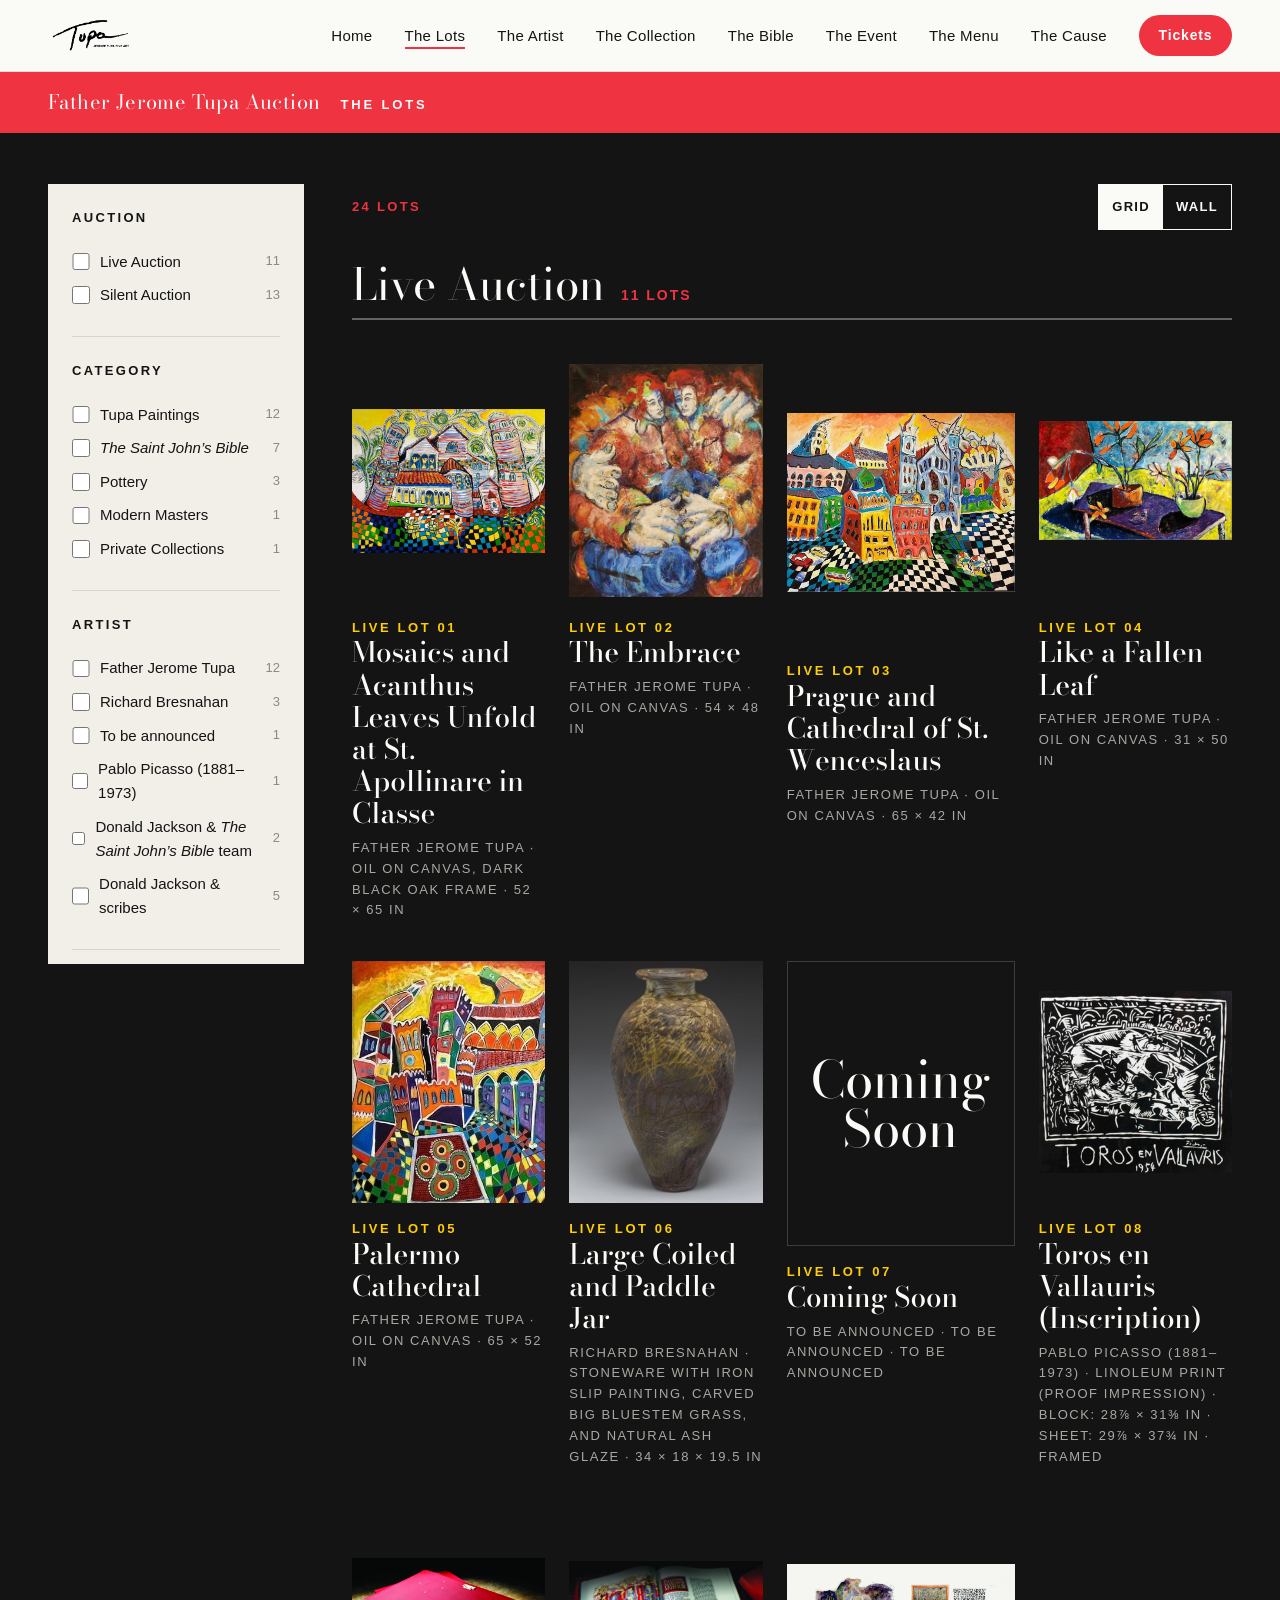
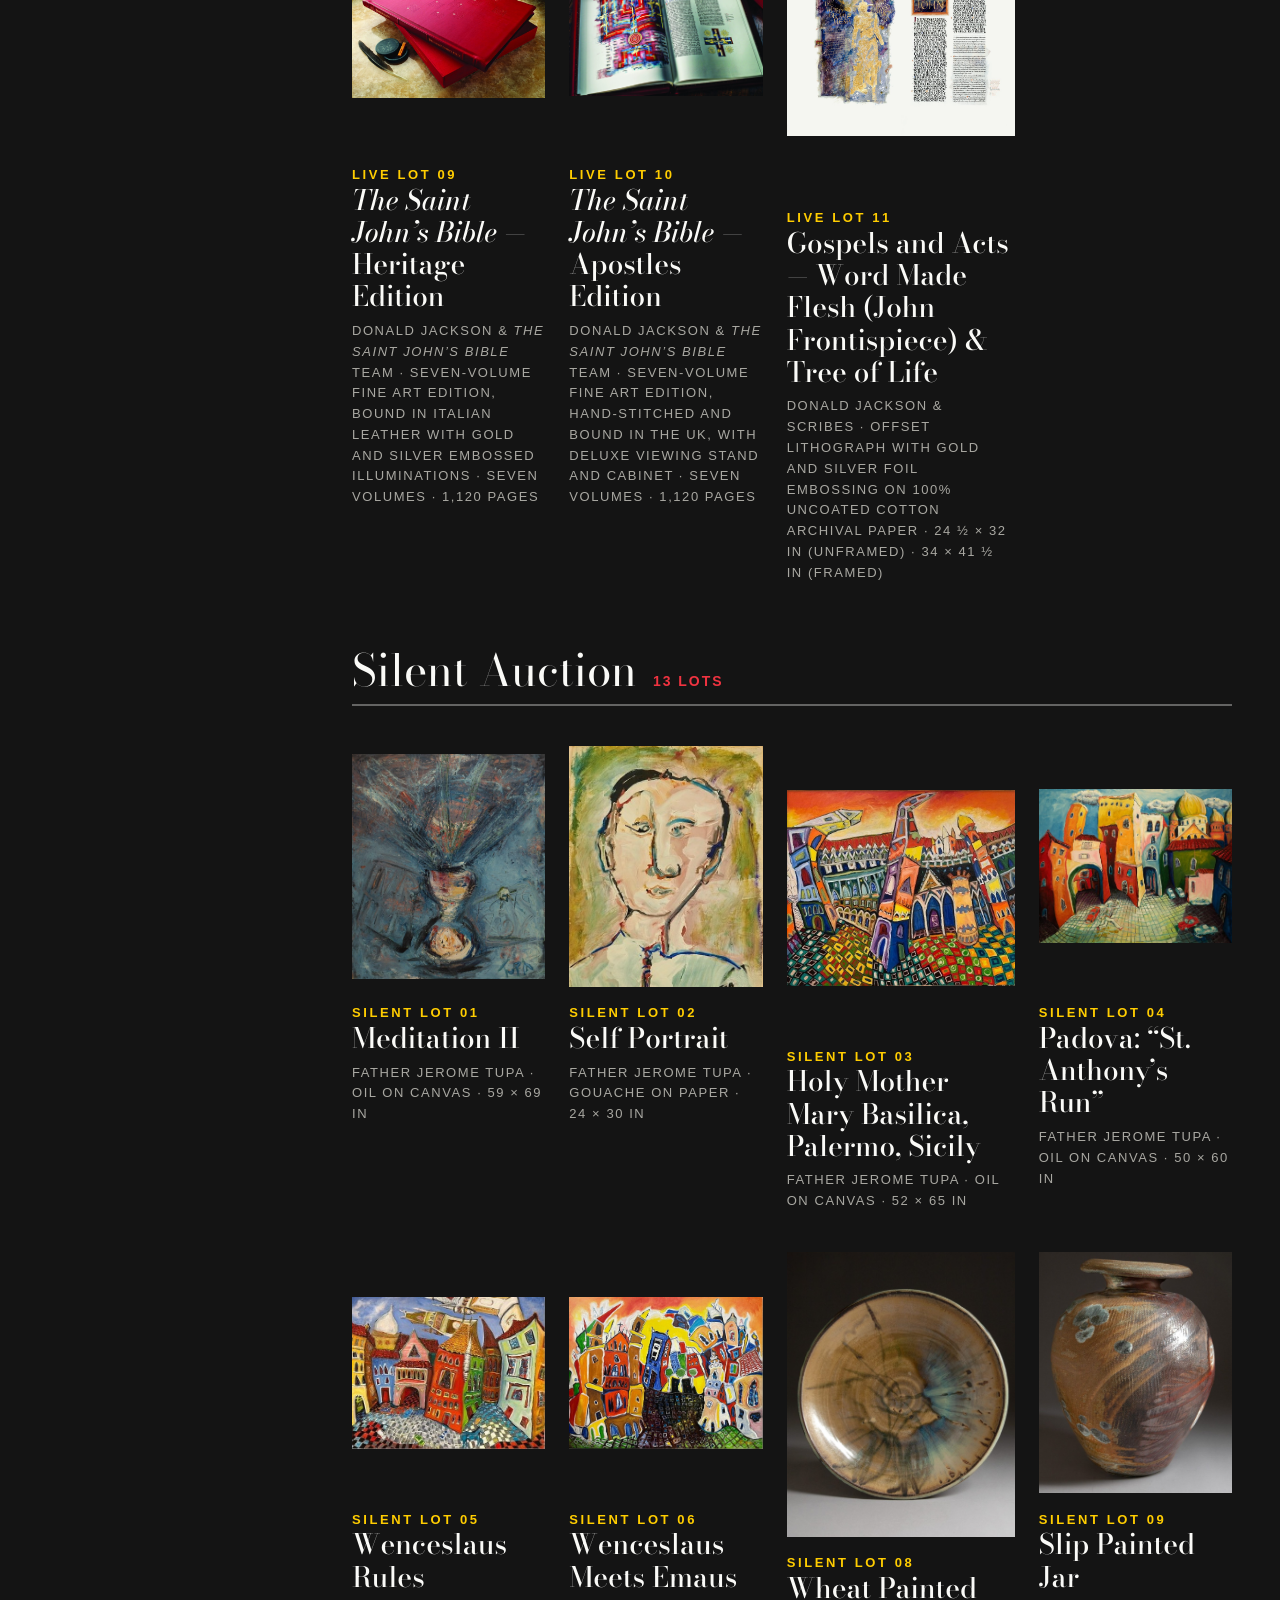
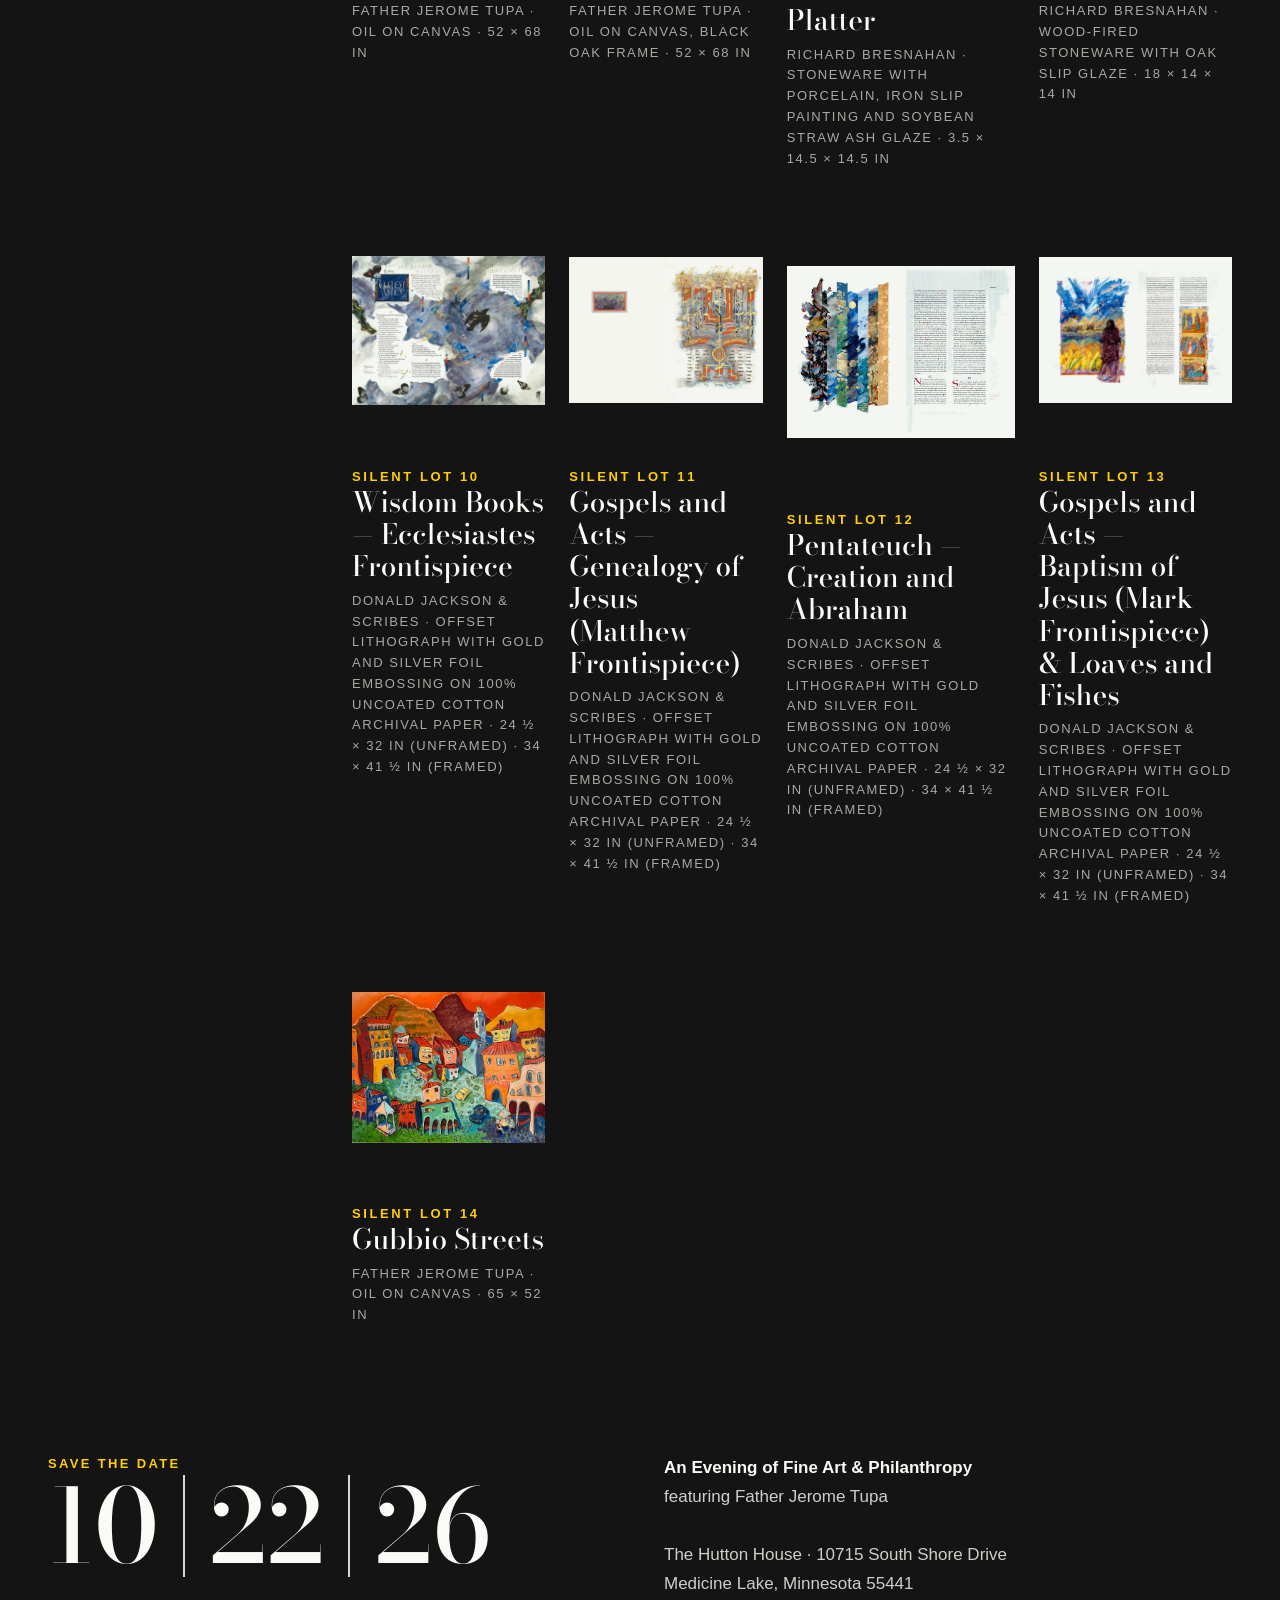
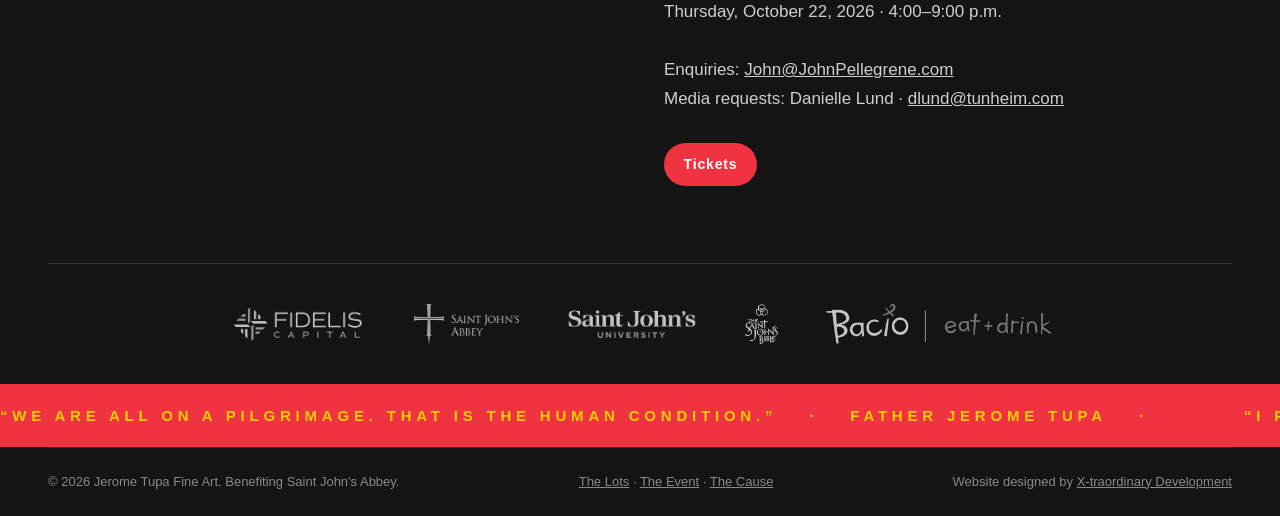
<file: auction.html>
<!DOCTYPE html>
<html lang="en" class="no-js">
<head>
  <meta charset="utf-8">
  <meta name="viewport" content="width=device-width, initial-scale=1">
  <title>The Lots — Father Jerome Tupa Auction | October 22, 2026</title>
  <meta name="description" content="Browse the live and silent auction catalogues for An Evening of Fine Art &amp; Philanthropy: original paintings by Father Jerome Tupa, The Saint John's Bible Heritage and Apostles Editions with Unbound Collection folios, Bresnahan pottery, an original Picasso, and fine art from distinguished private collections.">
  <link rel="icon" href="favicon.svg" type="image/svg+xml">
  <link rel="icon" href="favicon-32.png" type="image/png" sizes="32x32">
  <link rel="apple-touch-icon" href="apple-touch-icon.png" sizes="180x180">
  <link rel="preconnect" href="https://fonts.googleapis.com">
  <link rel="preconnect" href="https://fonts.gstatic.com" crossorigin>
  <link href="https://fonts.googleapis.com/css2?family=Bodoni+Moda:ital,opsz,wght@0,6..96,400;0,6..96,500;0,6..96,600;0,6..96,700;1,6..96,400&display=swap" rel="stylesheet">
  <link rel="stylesheet" href="css/tokens.css">
  <link rel="stylesheet" href="css/base.css">
  <link rel="stylesheet" href="css/layout.css">
  <link rel="stylesheet" href="css/components.css">
  <link rel="stylesheet" href="css/motion.css">
  <link rel="stylesheet" href="css/pages/catalogue.css">
  <script defer src="js/reveal.js"></script>
  <script defer src="js/nav.js"></script>
  <script defer src="js/analytics.js"></script>
  <script defer src="js/marquee.js"></script>
  <script defer src="js/rail.js"></script>
  <script defer src="js/countdown.js"></script>
  <script defer src="data/lots.js"></script>
  <script defer src="js/data.js"></script>
  <script defer src="js/catalogue.js"></script>
</head>
<body>
  <a class="skip-link" href="#main">Skip to content</a>

  <header class="site-nav">
    <div class="site-nav__inner">
      <a class="site-nav__logo" href="index.html" aria-label="Jerome Tupa Fine Art — home">
        <img src="assets/images/logos/tupa-white.png" alt="" width="1273" height="683">
      </a>
      <ul class="site-nav__links">
        <li><a href="index.html">Home</a></li>
        <li><a href="auction.html">The Lots</a></li>
        <li><a href="artist.html">The Artist</a></li>
        <li><a href="collection.html">The Collection</a></li>
        <li><a href="bible.html">The Bible</a></li>
        <li><a href="event.html">The Event</a></li>
        <li><a href="menu.html">The Menu</a></li>
        <li><a href="support.html">The Cause</a></li>
      </ul>
      <a class="rsvp-pill" href="https://my.onecause.com/event/organizations/16e63493-3c33-4c34-9b28-d568428333d8/events/vevt:da7b024b-c062-4111-8480-afe30a77747d/home/story" target="_blank" rel="noopener">Tickets</a>
      <button class="nav-burger" aria-expanded="false" aria-controls="mobile-menu" aria-label="Open menu"><span></span></button>
    </div>
  </header>

  <nav class="mobile-menu" id="mobile-menu" aria-label="Mobile">
    <button class="mobile-menu__close" aria-label="Close menu">&times;</button>
    <ul class="mobile-menu__links">
      <li><a href="index.html">Home</a></li>
      <li><a href="auction.html">The Lots</a></li>
      <li><a href="artist.html">The Artist</a></li>
      <li><a href="collection.html">The Collection</a></li>
      <li><a href="bible.html">The Bible</a></li>
      <li><a href="event.html">The Event</a></li>
      <li><a href="menu.html">The Menu</a></li>
      <li><a href="support.html">The Cause</a></li>
    </ul>
    <a class="rsvp-pill" href="https://my.onecause.com/event/organizations/16e63493-3c33-4c34-9b28-d568428333d8/events/vevt:da7b024b-c062-4111-8480-afe30a77747d/home/story" target="_blank" rel="noopener">Tickets</a>
  </nav>

  <main id="main" class="catalogue-head">

    <div class="section-bar">
      <div class="section-bar__inner">
        <span class="section-bar__brand">Father Jerome Tupa Auction</span>
        <h1 class="section-bar__label">The Lots</h1>
      </div>
    </div>

    <div class="catalogue-dark on-dark">
    <div class="container catalogue-layout">

      <aside class="filter-rail" aria-label="Filters">
        <div data-rail-slot>
          <form id="filter-form">
            <div class="filter-group">
              <fieldset>
                <legend>Auction</legend>
                <div data-sale-options></div>
              </fieldset>
            </div>
            <div class="filter-group">
              <fieldset>
                <legend>Category</legend>
                <div data-cat-options></div>
              </fieldset>
            </div>
            <div class="filter-group">
              <fieldset>
                <legend>Artist</legend>
                <div data-artist-options></div>
              </fieldset>
            </div>
            <button type="button" class="filter-clear">Clear all filters</button>
          </form>
        </div>
      </aside>

      <section aria-label="Lot catalogue">
        <div class="catalogue-toolbar">
          <span class="catalogue-toolbar__count" data-result-count aria-live="polite">Loading…</span>
          <button type="button" class="btn btn--ghost filter-open">Filter</button>
          <div class="view-toggle" role="group" aria-label="View">
            <button type="button" data-view="grid" aria-pressed="true">Grid</button>
            <button type="button" data-view="wall" aria-pressed="false">Wall</button>
          </div>
        </div>

        <div class="lot-grid" data-lot-grid data-stagger="0.06"></div>

        <div class="catalogue-empty" data-empty hidden>
          <p class="display">No lots match.</p>
          <p>Try clearing a category or artist.</p>
        </div>

        <noscript>
          <p>The interactive catalogue requires JavaScript. A printed catalogue will be available at the sale.</p>
        </noscript>
      </section>
    </div>
    </div>

    <dialog class="filter-sheet" id="filter-sheet" aria-label="Filter">
      <div class="filter-sheet__inner">
        <div class="filter-sheet__head">
          <h2>Filter</h2>
          <button type="button" class="filter-sheet__close" aria-label="Close filters">&times;</button>
        </div>
        <div data-sheet-slot></div>
        <button type="button" class="btn btn--red btn--block" data-sheet-apply>Show results</button>
      </div>
    </dialog>

  </main>

  <footer class="site-footer">
    <div class="container site-footer__main">
      <div>
        <p class="eyebrow" style="color: var(--tupa-yellow)">Save the date</p>
        <p class="date-lockup" aria-label="October 22, 2026"><span>10</span><span class="rule" aria-hidden="true"></span><span>22</span><span class="rule" aria-hidden="true"></span><span>26</span></p>
      </div>
      <address class="site-footer__venue">
        <strong>An Evening of Fine Art &amp; Philanthropy</strong><br>
        featuring Father Jerome Tupa<br><br>
        The Hutton House · 10715 South Shore Drive<br>
        Medicine Lake, Minnesota 55441<br>
        Thursday, October 22, 2026 · 4:00–9:00 p.m.<br><br>
        Enquiries: <a href="mailto:John@JohnPellegrene.com">John@JohnPellegrene.com</a><br>
        Media requests: Danielle Lund · <a href="mailto:dlund@tunheim.com">dlund@tunheim.com</a><br><br>
        <a class="rsvp-pill" href="https://my.onecause.com/event/organizations/16e63493-3c33-4c34-9b28-d568428333d8/events/vevt:da7b024b-c062-4111-8480-afe30a77747d/home/story" target="_blank" rel="noopener">Tickets</a>
      </address>
    </div>
    <div class="container site-footer__sponsors">
      <a href="https://www.fideliscapital.com" target="_blank" rel="noopener"><img src="assets/images/logos/fidelis.png" alt="Fidelis Capital" width="1280" height="373"></a>
      <a href="https://saintjohnsabbey.org" target="_blank" rel="noopener"><img src="assets/images/logos/abbey.webp" alt="Saint John's Abbey" width="242" height="127"></a>
      <a href="https://www.csbsju.edu" target="_blank" rel="noopener"><img src="assets/images/logos/sju.png" alt="Saint John's University" width="598" height="184"></a>
      <a href="https://saintjohnsbible.org" target="_blank" rel="noopener"><img src="assets/images/logos/bible.png" alt="The Saint John's Bible" width="480" height="586"></a>
      <a href="https://baciomn.com" target="_blank" rel="noopener"><img src="assets/images/logos/bacio.webp" alt="Bacio" width="400" height="71"></a>
    </div>
    <div class="marquee" aria-hidden="true">
      <div class="marquee__track">
        <span class="marquee__item">“We are all on a pilgrimage. That is the human condition.”<span class="sep">·</span>Father Jerome Tupa<span class="sep">·</span></span>
        <span class="marquee__item">“I paint so that viewers can see in a new way not only my journey but the monumental pathways of this beautiful world.”<span class="sep">·</span>Father Jerome Tupa<span class="sep">·</span></span>
        <span class="marquee__item">“I see so many chapters written in oil on canvas—many of them telling of beauty, and thus the Spirit of life itself.”<span class="sep">·</span>Father Jerome Tupa<span class="sep">·</span></span>
        <span class="marquee__item">“Every painting tells a story about a place or about people, and every painting teaches a lesson about faith and those who came before us.”<span class="sep">·</span>Father Jerome Tupa<span class="sep">·</span></span>
      </div>
    </div>
    <div class="container site-footer__legal">
      <span>© 2026 Jerome Tupa Fine Art. Benefiting Saint John's Abbey.</span>
      <span><a href="auction.html">The Lots</a> · <a href="event.html">The Event</a> · <a href="support.html">The Cause</a></span>
      <span>Website designed by <a href="http://x-traordinarydevelopment.com/" target="_blank" rel="noopener">X-traordinary Development</a></span>
    </div>
  </footer>
</body>
</html>
</file>
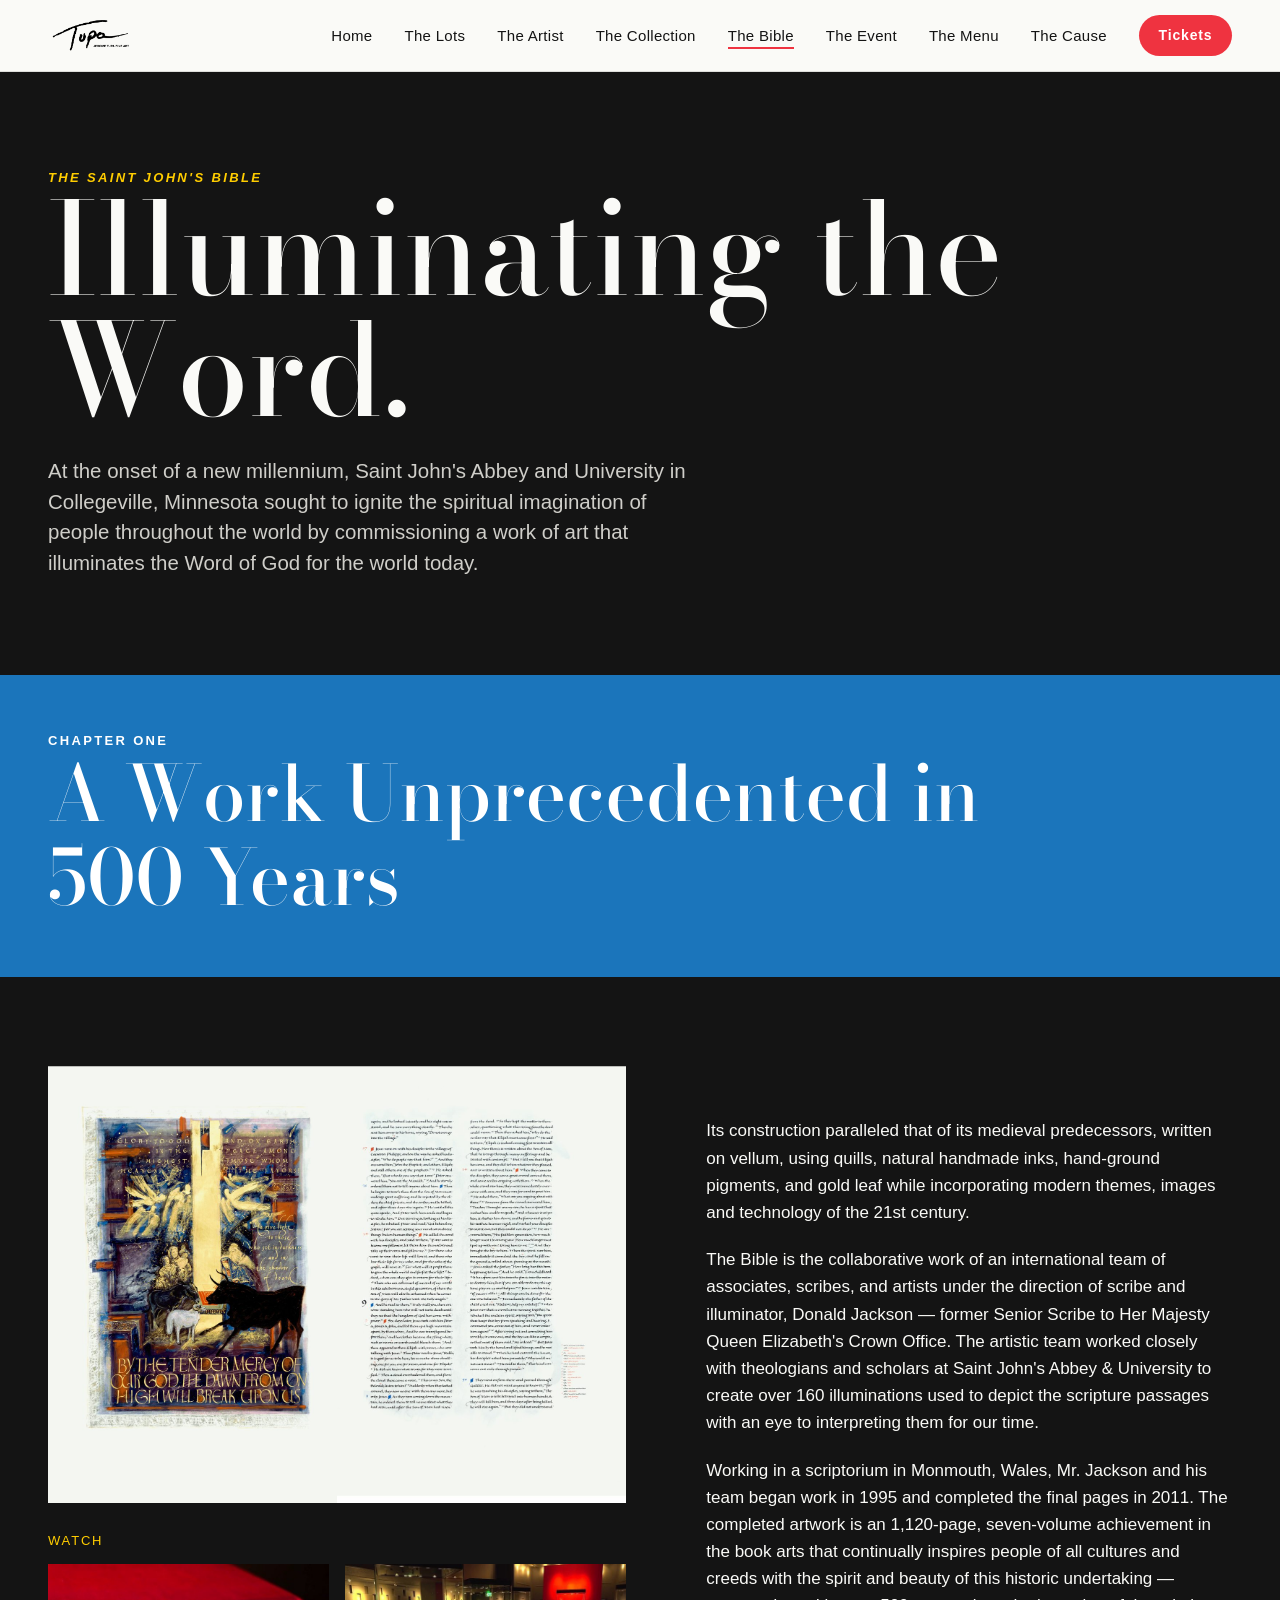
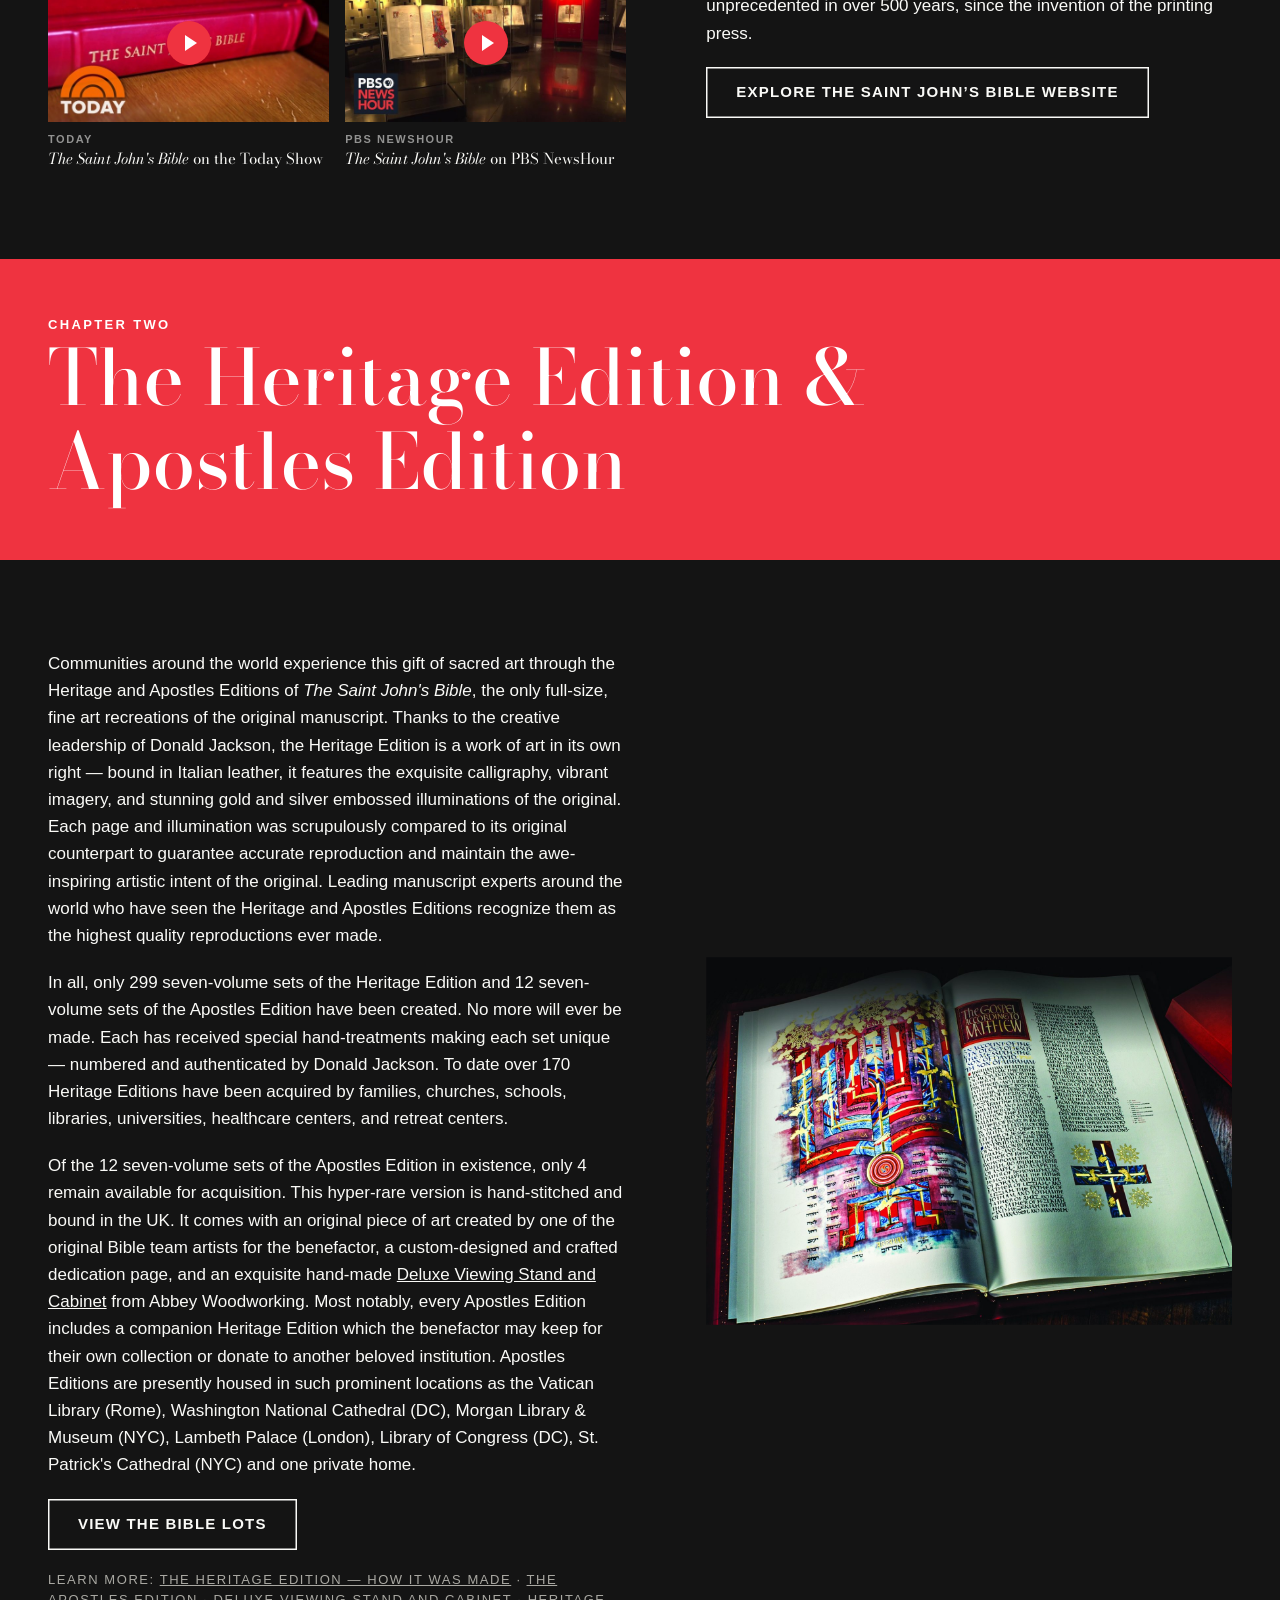
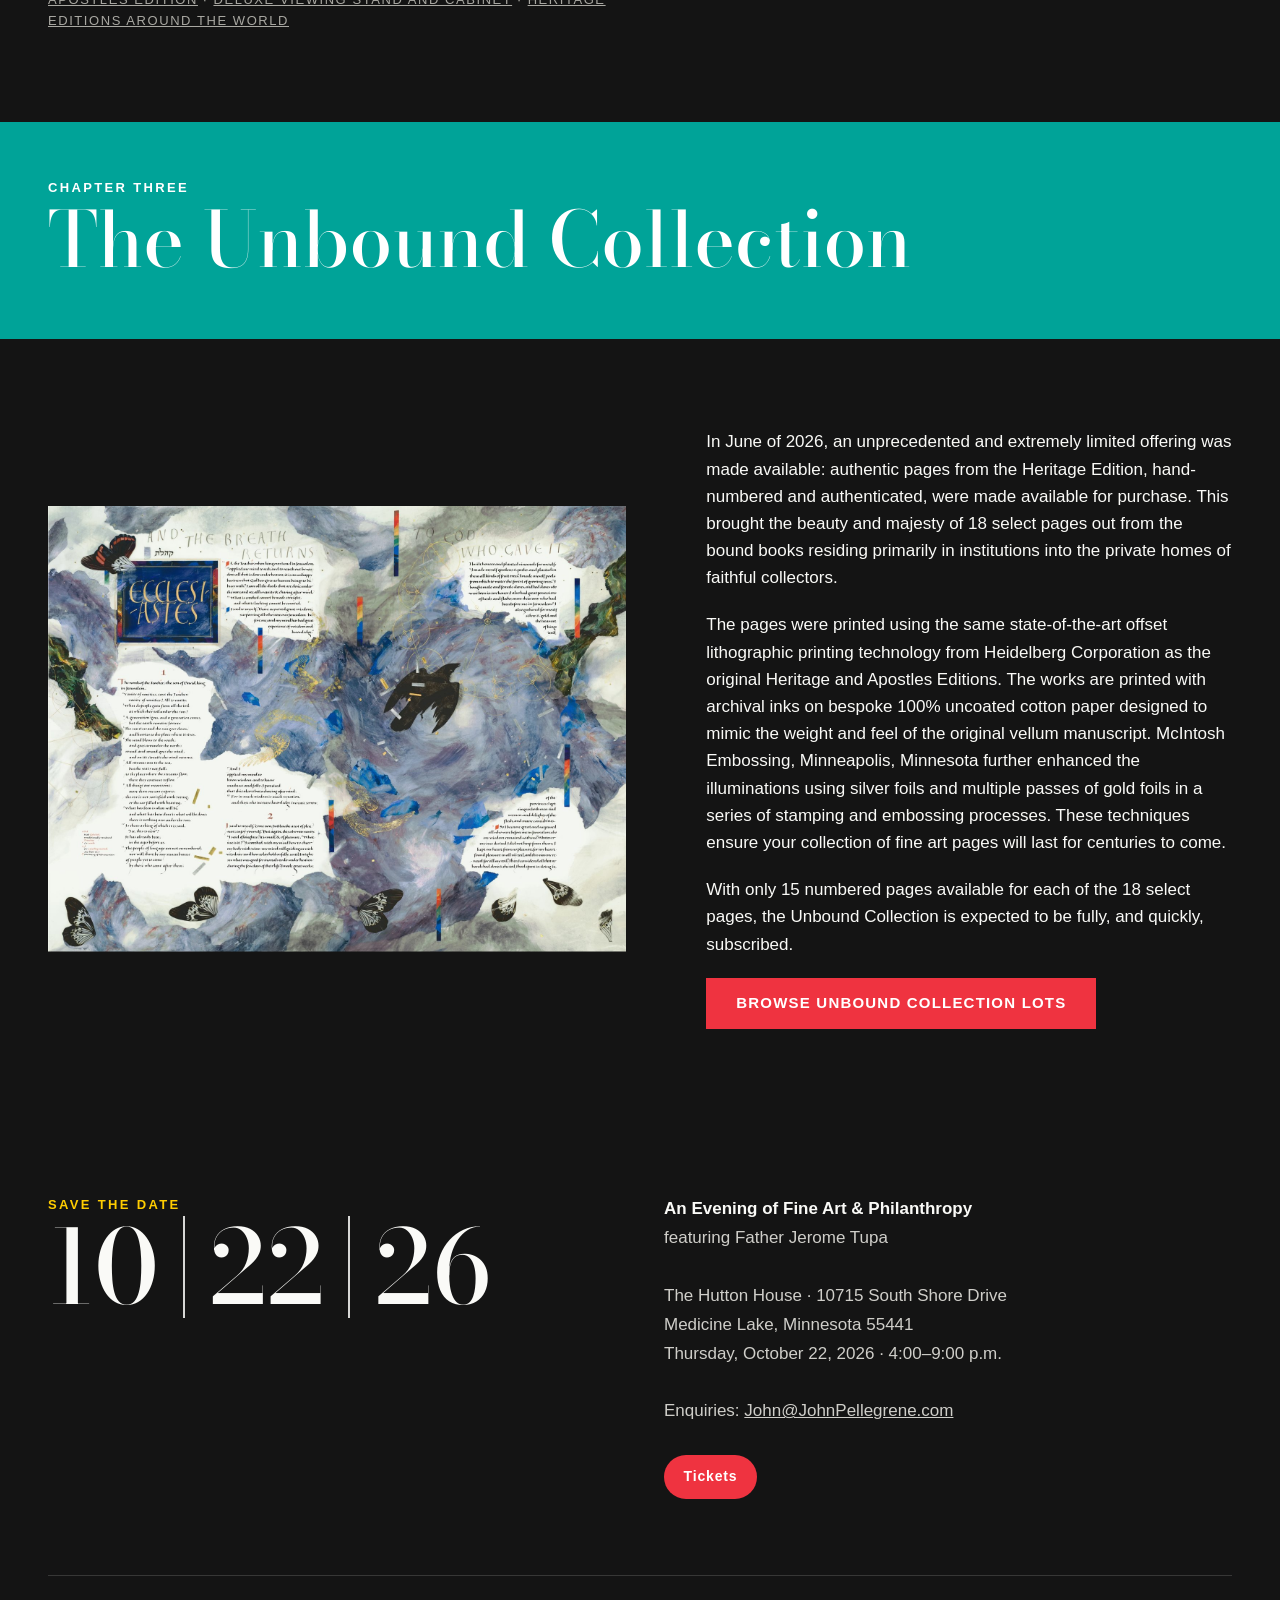
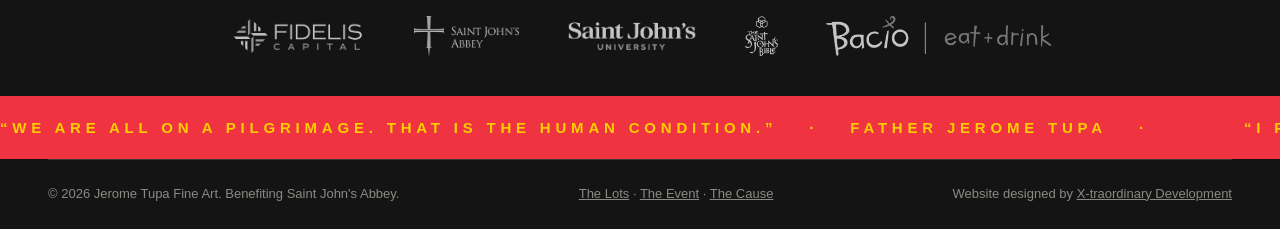
<file: bible.html>
<!DOCTYPE html>
<html lang="en" class="no-js">
<head>
  <meta charset="utf-8">
  <meta name="viewport" content="width=device-width, initial-scale=1">
  <title>The Saint John's Bible — Heritage &amp; Apostles Editions | Father Jerome Tupa Auction</title>
  <meta name="description" content="The Saint John's Bible: a completely handwritten and illuminated Bible commissioned by Saint John's Abbey and University. Learn about the Heritage Edition, the Apostles Edition, and the newly released Unbound Collection.">
  <link rel="icon" href="favicon.svg" type="image/svg+xml">
  <link rel="icon" href="favicon-32.png" type="image/png" sizes="32x32">
  <link rel="apple-touch-icon" href="apple-touch-icon.png" sizes="180x180">
  <link rel="preconnect" href="https://fonts.googleapis.com">
  <link rel="preconnect" href="https://fonts.gstatic.com" crossorigin>
  <link href="https://fonts.googleapis.com/css2?family=Bodoni+Moda:ital,opsz,wght@0,6..96,400;0,6..96,500;0,6..96,600;0,6..96,700;1,6..96,400&display=swap" rel="stylesheet">
  <link rel="stylesheet" href="css/tokens.css">
  <link rel="stylesheet" href="css/base.css">
  <link rel="stylesheet" href="css/layout.css">
  <link rel="stylesheet" href="css/components.css">
  <link rel="stylesheet" href="css/motion.css">
  <link rel="stylesheet" href="css/pages/collection.css">
  <script defer src="js/reveal.js"></script>
  <script defer src="js/nav.js"></script>
  <script defer src="js/analytics.js"></script>
  <script defer src="js/marquee.js"></script>
  <script defer src="js/countdown.js"></script>
</head>
<body>
  <a class="skip-link" href="#main">Skip to content</a>

  <header class="site-nav site-nav--overlay">
    <div class="site-nav__inner">
      <a class="site-nav__logo" href="index.html" aria-label="Jerome Tupa Fine Art — home">
        <img src="assets/images/logos/tupa-white.png" alt="" width="1273" height="683">
      </a>
      <ul class="site-nav__links">
        <li><a href="index.html">Home</a></li>
        <li><a href="auction.html">The Lots</a></li>
        <li><a href="artist.html">The Artist</a></li>
        <li><a href="collection.html">The Collection</a></li>
        <li><a href="bible.html">The Bible</a></li>
        <li><a href="event.html">The Event</a></li>
        <li><a href="menu.html">The Menu</a></li>
        <li><a href="support.html">The Cause</a></li>
      </ul>
      <a class="rsvp-pill" href="https://my.onecause.com/event/organizations/16e63493-3c33-4c34-9b28-d568428333d8/events/vevt:da7b024b-c062-4111-8480-afe30a77747d/home/story" target="_blank" rel="noopener">Tickets</a>
      <button class="nav-burger" aria-expanded="false" aria-controls="mobile-menu" aria-label="Open menu"><span></span></button>
    </div>
  </header>

  <nav class="mobile-menu" id="mobile-menu" aria-label="Mobile">
    <button class="mobile-menu__close" aria-label="Close menu">&times;</button>
    <ul class="mobile-menu__links">
      <li><a href="index.html">Home</a></li>
      <li><a href="auction.html">The Lots</a></li>
      <li><a href="artist.html">The Artist</a></li>
      <li><a href="collection.html">The Collection</a></li>
      <li><a href="bible.html">The Bible</a></li>
      <li><a href="event.html">The Event</a></li>
      <li><a href="menu.html">The Menu</a></li>
      <li><a href="support.html">The Cause</a></li>
    </ul>
    <a class="rsvp-pill" href="https://my.onecause.com/event/organizations/16e63493-3c33-4c34-9b28-d568428333d8/events/vevt:da7b024b-c062-4111-8480-afe30a77747d/home/story" target="_blank" rel="noopener">Tickets</a>
  </nav>

  <main id="main">

    <section class="support-hero">
      <div class="container">
        <p class="eyebrow reveal" style="color: var(--tupa-yellow)"><em>The Saint John's Bible</em></p>
        <h1 class="display display-xl reveal">Illuminating the Word.</h1>
        <p class="lead reveal">At the onset of a new millennium, Saint John's Abbey and University in Collegeville, Minnesota sought to ignite the spiritual imagination of people throughout the world by commissioning a work of art that illuminates the Word of God for the world today.</p>
      </div>
    </section>

    <!-- Program overview -->
    <section class="chapter on-dark" id="overview">
      <div class="chapter__intro chapter__intro--blue">
        <div class="container">
          <p class="eyebrow reveal">Chapter One</p>
          <h2 class="display display-l reveal">A Work Unprecedented in 500 Years</h2>
        </div>
      </div>
      <div class="container chapter__body">
        <div class="chapter__media curtain">
          <img src="assets/images/site/illumination-birth-of-jesus.jpg" alt="The Birth of Jesus illumination from The Saint John's Bible with gold leaf and hand calligraphy" loading="lazy" width="1600" height="1209">
          <div class="films">
            <p class="films__head">Watch</p>
            <div class="films__row">
              <a class="film-card" href="https://youtu.be/mqW5oTBtjsU" target="_blank" rel="noopener">
                <span class="film-card__frame">
                  <img src="assets/images/site/bible-video-today.jpg" alt="" loading="lazy" width="640" height="360">
                  <span class="film-card__play" aria-hidden="true"></span>
                </span>
                <span class="film-card__text">
                  <span class="film-card__source">Today</span>
                  <span class="film-card__title"><em>The Saint John's Bible</em> on the Today Show</span>
                </span>
              </a>
              <a class="film-card" href="https://youtu.be/Js9x-9YCg_s" target="_blank" rel="noopener">
                <span class="film-card__frame">
                  <img src="assets/images/site/bible-video-newshour.jpg" alt="" loading="lazy" width="640" height="360">
                  <span class="film-card__play" aria-hidden="true"></span>
                </span>
                <span class="film-card__text">
                  <span class="film-card__source">PBS NewsHour</span>
                  <span class="film-card__title"><em>The Saint John's Bible</em> on PBS NewsHour</span>
                </span>
              </a>
            </div>
          </div>
        </div>
        <div class="chapter__copy">
          <p class="reveal">Its construction paralleled that of its medieval predecessors, written on vellum, using quills, natural handmade inks, hand-ground pigments, and gold leaf while incorporating modern themes, images and technology of the 21st century.</p>
          <p class="reveal">The Bible is the collaborative work of an international team of associates, scribes, and artists under the direction of scribe and illuminator, Donald Jackson — former Senior Scribe to Her Majesty Queen Elizabeth's Crown Office. The artistic team worked closely with theologians and scholars at Saint John's Abbey &amp; University to create over 160 illuminations used to depict the scripture passages with an eye to interpreting them for our time.</p>
          <p class="reveal">Working in a scriptorium in Monmouth, Wales, Mr. Jackson and his team began work in 1995 and completed the final pages in 2011. The completed artwork is an 1,120-page, seven-volume achievement in the book arts that continually inspires people of all cultures and creeds with the spirit and beauty of this historic undertaking — unprecedented in over 500 years, since the invention of the printing press.</p>
          <p class="reveal"><a class="btn btn--ghost" href="https://saintjohnsbible.org/" target="_blank" rel="noopener">Explore The Saint John’s Bible website</a></p>
        </div>
      </div>
    </section>

    <!-- Heritage & Apostles Editions -->
    <section class="chapter on-dark" id="editions">
      <div class="chapter__intro chapter__intro--red">
        <div class="container">
          <p class="eyebrow reveal">Chapter Two</p>
          <h2 class="display display-l reveal">The Heritage Edition &amp; Apostles Edition</h2>
        </div>
      </div>
      <div class="container chapter__body chapter__body--flip">
        <div class="chapter__media curtain">
          <img src="assets/images/lots-cropped/live-11-apostles-edition.jpg" alt="The Apostles Edition of The Saint John's Bible open to the Gospel of Matthew" loading="lazy" width="1600" height="1118">
        </div>
        <div class="chapter__copy">
          <p class="reveal">Communities around the world experience this gift of sacred art through the Heritage and Apostles Editions of <em>The Saint John's Bible</em>, the only full-size, fine art recreations of the original manuscript. Thanks to the creative leadership of Donald Jackson, the Heritage Edition is a work of art in its own right — bound in Italian leather, it features the exquisite calligraphy, vibrant imagery, and stunning gold and silver embossed illuminations of the original. Each page and illumination was scrupulously compared to its original counterpart to guarantee accurate reproduction and maintain the awe-inspiring artistic intent of the original. Leading manuscript experts around the world who have seen the Heritage and Apostles Editions recognize them as the highest quality reproductions ever made.</p>
          <p class="reveal">In all, only 299 seven-volume sets of the Heritage Edition and 12 seven-volume sets of the Apostles Edition have been created. No more will ever be made. Each has received special hand-treatments making each set unique — numbered and authenticated by Donald Jackson. To date over 170 Heritage Editions have been acquired by families, churches, schools, libraries, universities, healthcare centers, and retreat centers.</p>
          <p class="reveal">Of the 12 seven-volume sets of the Apostles Edition in existence, only 4 remain available for acquisition. This hyper-rare version is hand-stitched and bound in the UK. It comes with an original piece of art created by one of the original Bible team artists for the benefactor, a custom-designed and crafted dedication page, and an exquisite hand-made <a href="assets/deluxe-viewing-stand-and-cabinet.pdf" target="_blank" rel="noopener">Deluxe Viewing Stand and Cabinet</a> from Abbey Woodworking. Most notably, every Apostles Edition includes a companion Heritage Edition which the benefactor may keep for their own collection or donate to another beloved institution. Apostles Editions are presently housed in such prominent locations as the Vatican Library (Rome), Washington National Cathedral (DC), Morgan Library &amp; Museum (NYC), Lambeth Palace (London), Library of Congress (DC), St. Patrick's Cathedral (NYC) and one private home.</p>
          <p class="reveal"><a class="btn btn--ghost" href="auction.html?cat=bible">View the Bible lots</a></p>
          <p class="caption reveal">Learn more: <a href="https://saintjohnsbible.org/how-it-was-made/" target="_blank" rel="noopener">The Heritage Edition — how it was made</a> · <a href="https://saintjohnsbible.org/the-apostles-edition/" target="_blank" rel="noopener">The Apostles Edition</a> · <a href="assets/deluxe-viewing-stand-and-cabinet.pdf" target="_blank" rel="noopener">Deluxe Viewing Stand and Cabinet</a> · <a href="https://saintjohnsbible.org/heritage-editions-around-the-world/" target="_blank" rel="noopener">Heritage Editions around the world</a></p>
        </div>
      </div>
    </section>

    <!-- The Unbound Collection -->
    <section class="chapter on-dark" id="unbound">
      <div class="chapter__intro chapter__intro--teal">
        <div class="container">
          <p class="eyebrow reveal">Chapter Three</p>
          <h2 class="display display-l reveal">The Unbound Collection</h2>
        </div>
      </div>
      <div class="container chapter__body">
        <div class="chapter__media curtain">
          <img src="assets/images/lots-cropped/silent-10-ecclesiastes-a.jpg" alt="Ecclesiastes frontispiece from the Unbound Collection of The Saint John's Bible with gold and silver foil embossing" loading="lazy" width="1600" height="1234">
        </div>
        <div class="chapter__copy">
          <p class="reveal">In June of 2026, an unprecedented and extremely limited offering was made available: authentic pages from the Heritage Edition, hand-numbered and authenticated, were made available for purchase. This brought the beauty and majesty of 18 select pages out from the bound books residing primarily in institutions into the private homes of faithful collectors.</p>
          <p class="reveal">The pages were printed using the same state-of-the-art offset lithographic printing technology from Heidelberg Corporation as the original Heritage and Apostles Editions. The works are printed with archival inks on bespoke 100% uncoated cotton paper designed to mimic the weight and feel of the original vellum manuscript. McIntosh Embossing, Minneapolis, Minnesota further enhanced the illuminations using silver foils and multiple passes of gold foils in a series of stamping and embossing processes. These techniques ensure your collection of fine art pages will last for centuries to come.</p>
          <p class="reveal">With only 15 numbered pages available for each of the 18 select pages, the Unbound Collection is expected to be fully, and quickly, subscribed.</p>
          <p class="reveal"><a class="btn btn--red" href="auction.html?cat=bible">Browse Unbound Collection lots</a></p>
        </div>
      </div>
    </section>

  </main>

  <footer class="site-footer">
    <div class="container site-footer__main">
      <div>
        <p class="eyebrow" style="color: var(--tupa-yellow)">Save the date</p>
        <p class="date-lockup" aria-label="October 22, 2026"><span>10</span><span class="rule" aria-hidden="true"></span><span>22</span><span class="rule" aria-hidden="true"></span><span>26</span></p>
      </div>
      <address class="site-footer__venue">
        <strong>An Evening of Fine Art &amp; Philanthropy</strong><br>
        featuring Father Jerome Tupa<br><br>
        The Hutton House · 10715 South Shore Drive<br>
        Medicine Lake, Minnesota 55441<br>
        Thursday, October 22, 2026 · 4:00–9:00 p.m.<br><br>
        Enquiries: <a href="mailto:John@JohnPellegrene.com">John@JohnPellegrene.com</a><br><br>
        <a class="rsvp-pill" href="https://my.onecause.com/event/organizations/16e63493-3c33-4c34-9b28-d568428333d8/events/vevt:da7b024b-c062-4111-8480-afe30a77747d/home/story" target="_blank" rel="noopener">Tickets</a>
      </address>
    </div>
    <div class="container site-footer__sponsors">
      <a href="https://www.fideliscapital.com" target="_blank" rel="noopener"><img src="assets/images/logos/fidelis.png" alt="Fidelis Capital" width="1280" height="373"></a>
      <a href="https://saintjohnsabbey.org" target="_blank" rel="noopener"><img src="assets/images/logos/abbey.webp" alt="Saint John's Abbey" width="242" height="127"></a>
      <a href="https://www.csbsju.edu" target="_blank" rel="noopener"><img src="assets/images/logos/sju.png" alt="Saint John's University" width="598" height="184"></a>
      <a href="https://saintjohnsbible.org" target="_blank" rel="noopener"><img src="assets/images/logos/bible.png" alt="The Saint John's Bible" width="480" height="586"></a>
      <a href="https://baciomn.com" target="_blank" rel="noopener"><img src="assets/images/logos/bacio.webp" alt="Bacio" width="400" height="71"></a>
    </div>
    <div class="marquee" aria-hidden="true">
      <div class="marquee__track">
        <span class="marquee__item">“We are all on a pilgrimage. That is the human condition.”<span class="sep">·</span>Father Jerome Tupa<span class="sep">·</span></span>
        <span class="marquee__item">“I paint so that viewers can see in a new way not only my journey but the monumental pathways of this beautiful world.”<span class="sep">·</span>Father Jerome Tupa<span class="sep">·</span></span>
        <span class="marquee__item">“I see so many chapters written in oil on canvas—many of them telling of beauty, and thus the Spirit of life itself.”<span class="sep">·</span>Father Jerome Tupa<span class="sep">·</span></span>
        <span class="marquee__item">“Every painting tells a story about a place or about people, and every painting teaches a lesson about faith and those who came before us.”<span class="sep">·</span>Father Jerome Tupa<span class="sep">·</span></span>
      </div>
    </div>
    <div class="container site-footer__legal">
      <span>© 2026 Jerome Tupa Fine Art. Benefiting Saint John's Abbey.</span>
      <span><a href="auction.html">The Lots</a> · <a href="event.html">The Event</a> · <a href="support.html">The Cause</a></span>
      <span>Website designed by <a href="http://x-traordinarydevelopment.com/" target="_blank" rel="noopener">X-traordinary Development</a></span>
    </div>
  </footer>
</body>
</html>
</file>
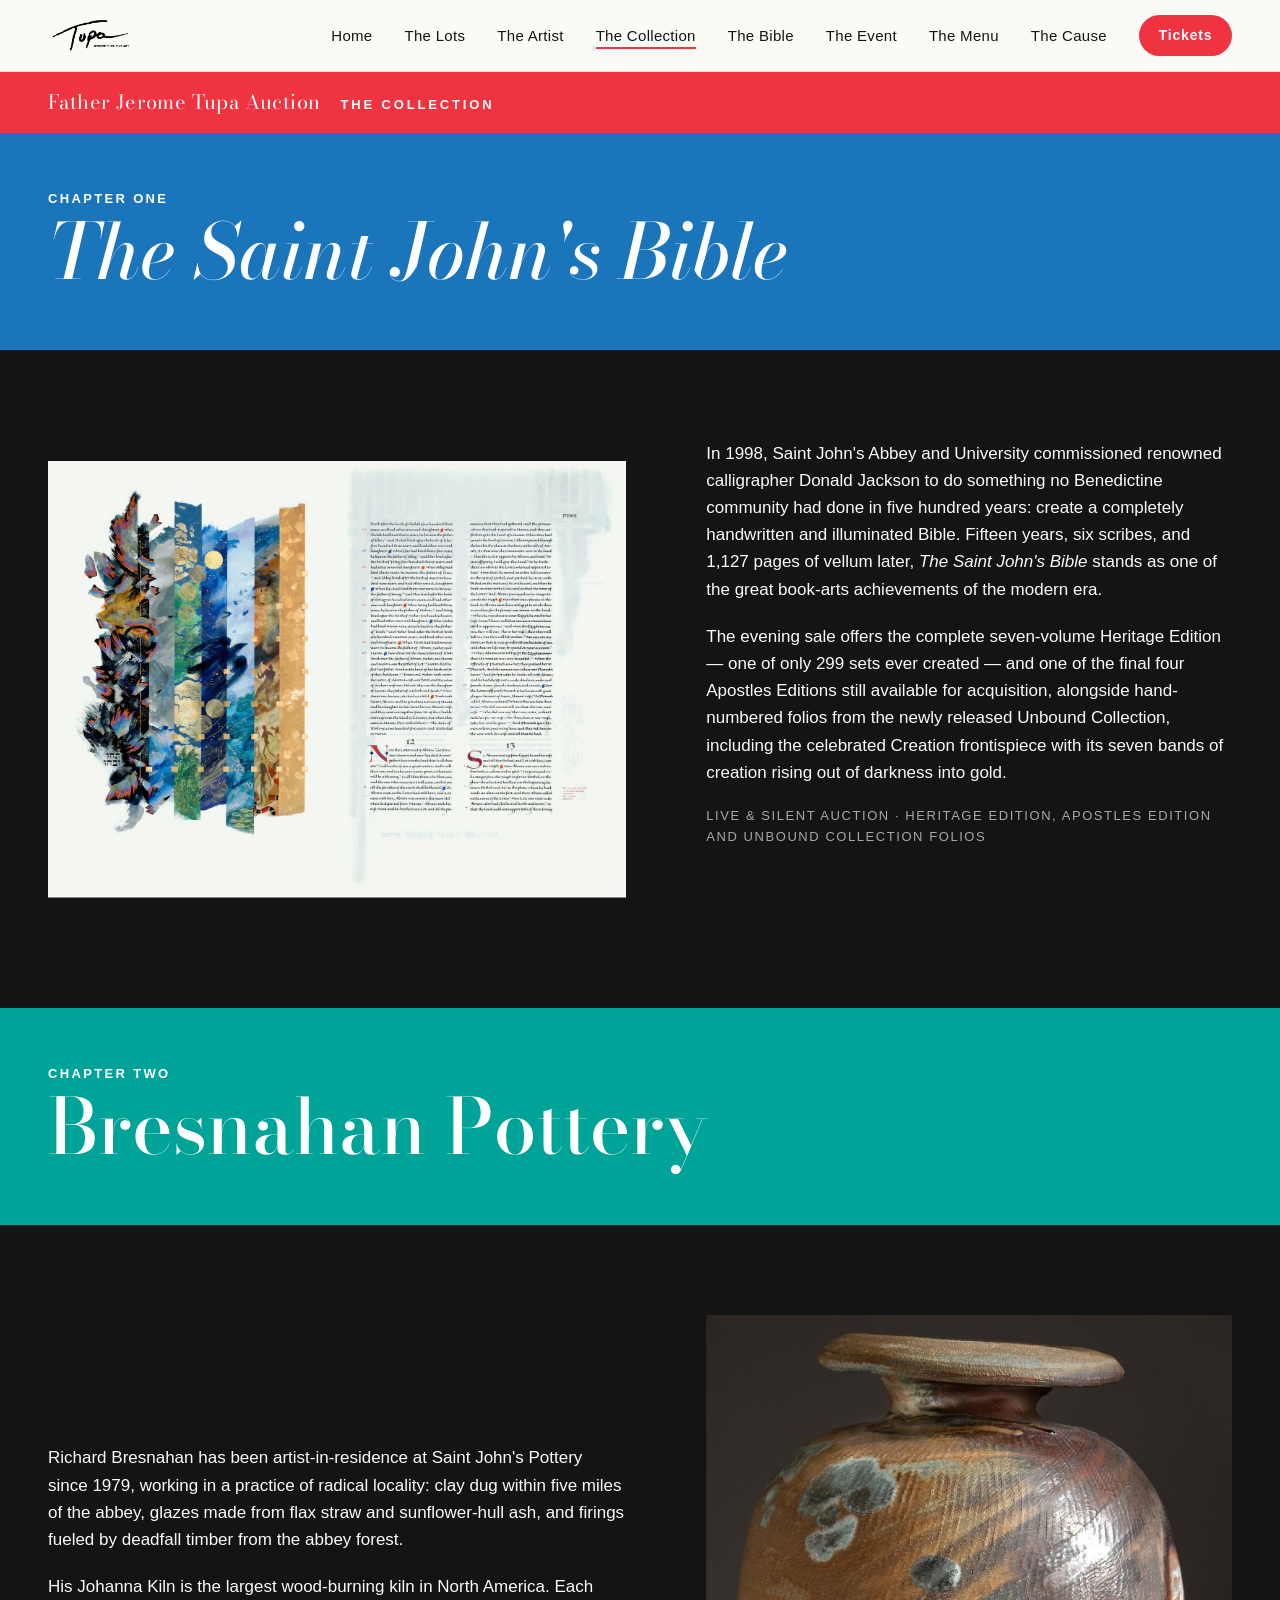
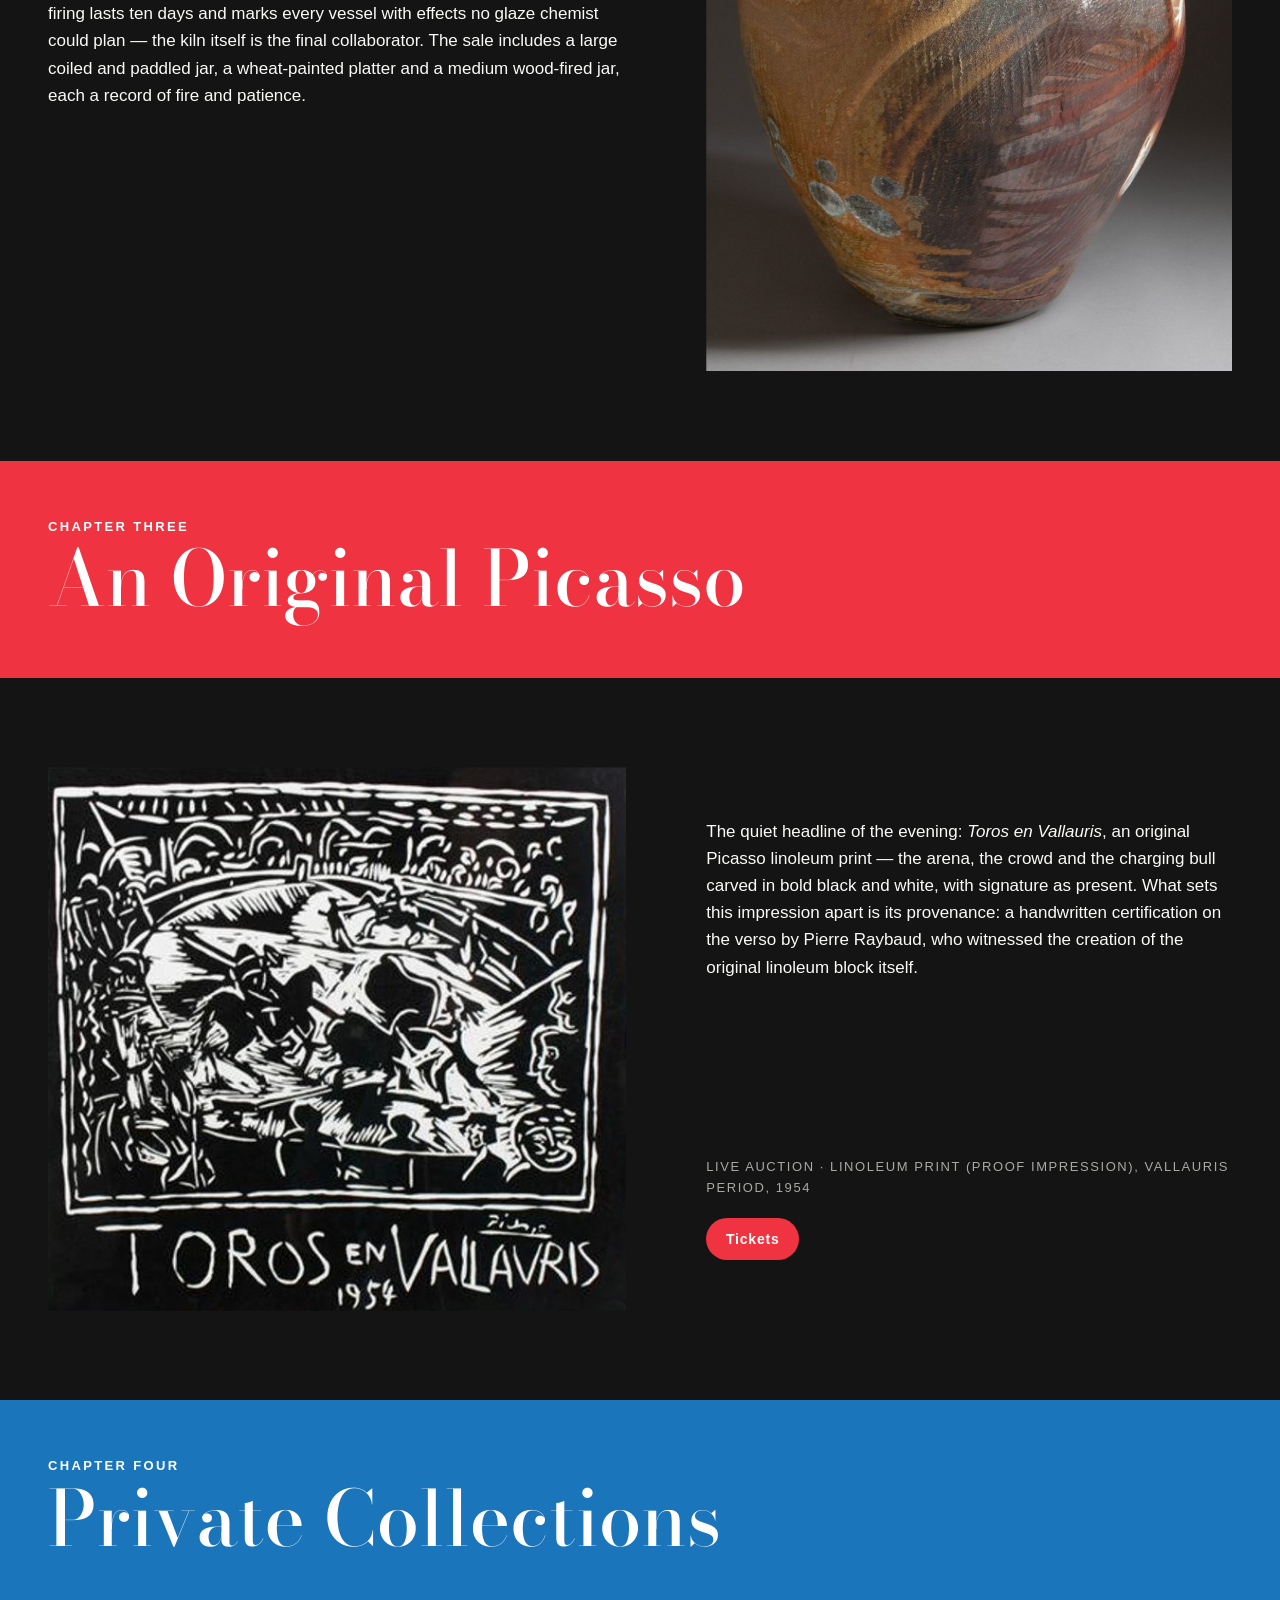
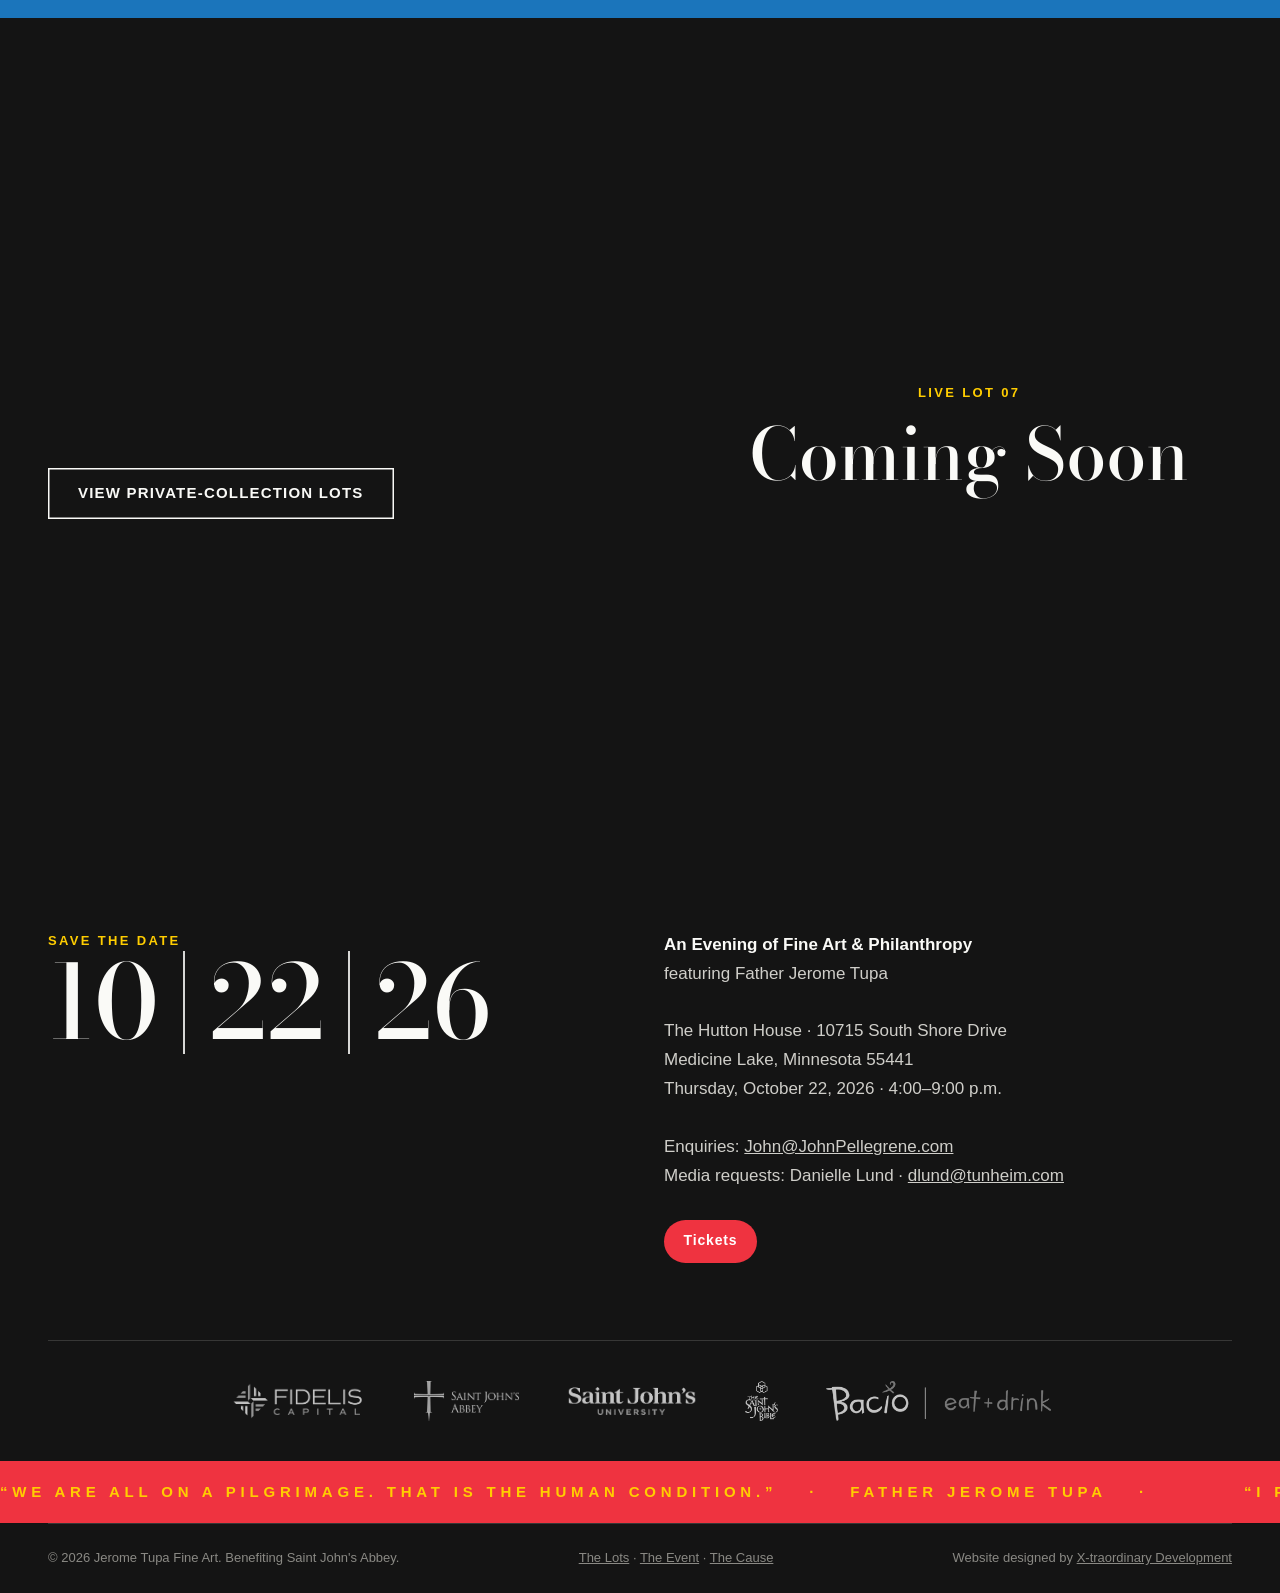
<file: collection.html>
<!DOCTYPE html>
<html lang="en" class="no-js">
<head>
  <meta charset="utf-8">
  <meta name="viewport" content="width=device-width, initial-scale=1">
  <title>The Collection — Beyond the Paintings | Father Jerome Tupa Auction</title>
  <meta name="description" content="Illuminated pages from the Saint John's Bible, wood-fired pottery by Richard Bresnahan, an original work by Pablo Picasso, and fine art from distinguished private collections — all offered October 22, 2026.">
  <link rel="icon" href="favicon.svg" type="image/svg+xml">
  <link rel="icon" href="favicon-32.png" type="image/png" sizes="32x32">
  <link rel="apple-touch-icon" href="apple-touch-icon.png" sizes="180x180">
  <link rel="preconnect" href="https://fonts.googleapis.com">
  <link rel="preconnect" href="https://fonts.gstatic.com" crossorigin>
  <link href="https://fonts.googleapis.com/css2?family=Bodoni+Moda:ital,opsz,wght@0,6..96,400;0,6..96,500;0,6..96,600;0,6..96,700;1,6..96,400&display=swap" rel="stylesheet">
  <link rel="stylesheet" href="css/tokens.css">
  <link rel="stylesheet" href="css/base.css">
  <link rel="stylesheet" href="css/layout.css">
  <link rel="stylesheet" href="css/components.css">
  <link rel="stylesheet" href="css/motion.css">
  <link rel="stylesheet" href="css/pages/collection.css">
  <script defer src="js/reveal.js"></script>
  <script defer src="js/nav.js"></script>
  <script defer src="js/analytics.js"></script>
  <script defer src="js/marquee.js"></script>
  <script defer src="js/rail.js"></script>
  <script defer src="js/countdown.js"></script>
</head>
<body>
  <a class="skip-link" href="#main">Skip to content</a>

  <header class="site-nav">
    <div class="site-nav__inner">
      <a class="site-nav__logo" href="index.html" aria-label="Jerome Tupa Fine Art — home">
        <img src="assets/images/logos/tupa-white.png" alt="" width="1273" height="683">
      </a>
      <ul class="site-nav__links">
        <li><a href="index.html">Home</a></li>
        <li><a href="auction.html">The Lots</a></li>
        <li><a href="artist.html">The Artist</a></li>
        <li><a href="collection.html">The Collection</a></li>
        <li><a href="bible.html">The Bible</a></li>
        <li><a href="event.html">The Event</a></li>
        <li><a href="menu.html">The Menu</a></li>
        <li><a href="support.html">The Cause</a></li>
      </ul>
      <a class="rsvp-pill" href="https://my.onecause.com/event/organizations/16e63493-3c33-4c34-9b28-d568428333d8/events/vevt:da7b024b-c062-4111-8480-afe30a77747d/home/story" target="_blank" rel="noopener">Tickets</a>
      <button class="nav-burger" aria-expanded="false" aria-controls="mobile-menu" aria-label="Open menu"><span></span></button>
    </div>
  </header>

  <nav class="mobile-menu" id="mobile-menu" aria-label="Mobile">
    <button class="mobile-menu__close" aria-label="Close menu">&times;</button>
    <ul class="mobile-menu__links">
      <li><a href="index.html">Home</a></li>
      <li><a href="auction.html">The Lots</a></li>
      <li><a href="artist.html">The Artist</a></li>
      <li><a href="collection.html">The Collection</a></li>
      <li><a href="bible.html">The Bible</a></li>
      <li><a href="event.html">The Event</a></li>
      <li><a href="menu.html">The Menu</a></li>
      <li><a href="support.html">The Cause</a></li>
    </ul>
    <a class="rsvp-pill" href="https://my.onecause.com/event/organizations/16e63493-3c33-4c34-9b28-d568428333d8/events/vevt:da7b024b-c062-4111-8480-afe30a77747d/home/story" target="_blank" rel="noopener">Tickets</a>
  </nav>

  <main id="main" class="page-head">

    <div class="section-bar">
      <div class="section-bar__inner">
        <span class="section-bar__brand">Father Jerome Tupa Auction</span>
        <h1 class="section-bar__label">The Collection</h1>
      </div>
    </div>

    <!-- The Saint John's Bible -->
    <section class="chapter on-dark" id="bible">
      <div class="chapter__intro chapter__intro--blue">
        <div class="container">
          <p class="eyebrow reveal">Chapter One</p>
          <h2 class="display display-l reveal"><em>The Saint John's Bible</em></h2>
        </div>
      </div>
      <div class="container chapter__body">
        <div class="chapter__media curtain">
          <img src="assets/images/lots-cropped/silent-12-creation.jpg" alt="Creation frontispiece from the Saint John's Bible — seven illuminated bands rising out of darkness into gold" loading="lazy" width="1600" height="1209">
        </div>
        <div class="chapter__copy">
          <p class="reveal">In 1998, Saint John's Abbey and University commissioned renowned calligrapher Donald Jackson to do something no Benedictine community had done in five hundred years: create a completely handwritten and illuminated Bible. Fifteen years, six scribes, and 1,127 pages of vellum later, <em>The Saint John's Bible</em> stands as one of the great book-arts achievements of the modern era.</p>
          <p class="reveal">The evening sale offers the complete seven-volume Heritage Edition — one of only 299 sets ever created — and one of the final four Apostles Editions still available for acquisition, alongside hand-numbered folios from the newly released Unbound Collection, including the celebrated Creation frontispiece with its seven bands of creation rising out of darkness into gold.</p>
          <p class="caption reveal">Live &amp; silent auction · Heritage Edition, Apostles Edition and Unbound Collection folios</p>
          <p class="reveal"><a class="btn btn--ghost" href="auction.html?cat=bible">View the Bible lots</a></p>
        </div>
      </div>
    </section>

    <!-- Bresnahan pottery -->
    <section class="chapter on-dark" id="pottery">
      <div class="chapter__intro chapter__intro--teal">
        <div class="container">
          <p class="eyebrow reveal">Chapter Two</p>
          <h2 class="display display-l reveal">Bresnahan Pottery</h2>
        </div>
      </div>
      <div class="container chapter__body chapter__body--flip">
        <div class="chapter__media curtain">
          <img src="assets/images/lots-cropped/silent-09-slip-painted-jar.jpg" alt="Richard Bresnahan, medium wood-fired stoneware jar from the Johanna Kiln" loading="lazy" width="1027" height="1265">
        </div>
        <div class="chapter__copy">
          <p class="reveal">Richard Bresnahan has been artist-in-residence at Saint John's Pottery since 1979, working in a practice of radical locality: clay dug within five miles of the abbey, glazes made from flax straw and sunflower-hull ash, and firings fueled by deadfall timber from the abbey forest.</p>
          <p class="reveal">His Johanna Kiln is the largest wood-burning kiln in North America. Each firing lasts ten days and marks every vessel with effects no glaze chemist could plan — the kiln itself is the final collaborator. The sale includes a large coiled and paddled jar, a wheat-painted platter and a medium wood-fired jar, each a record of fire and patience.</p>
          <p class="caption reveal">Live &amp; silent auction · Wood-fired stoneware from the Johanna Kiln</p>
          <p class="reveal"><a class="btn btn--ghost" href="auction.html?cat=pottery">View the pottery lots</a></p>
        </div>
      </div>
    </section>

    <!-- Picasso -->
    <section class="chapter on-dark" id="picasso">
      <div class="chapter__intro chapter__intro--red">
        <div class="container">
          <p class="eyebrow reveal">Chapter Three</p>
          <h2 class="display display-l reveal">An Original Picasso</h2>
        </div>
      </div>
      <div class="container chapter__body">
        <div class="chapter__media curtain">
          <img src="assets/images/lots-cropped/live-08-toros-en-vallauris.jpg" alt="Pablo Picasso, Toros en Vallauris — black and white linoleum print of a bullfight" loading="lazy" width="610" height="573">
        </div>
        <div class="chapter__copy">
          <p class="reveal">The quiet headline of the evening: <em>Toros en Vallauris</em>, an original Picasso linoleum print — the arena, the crowd and the charging bull carved in bold black and white, with signature as present. What sets this impression apart is its provenance: a handwritten certification on the verso by Pierre Raybaud, who witnessed the creation of the original linoleum block itself.</p>
          <p class="reveal">A unique, pre-edition working proof from the estate of Pierre Raybaud himself — his handwritten attestation confirms this sheet as the first print pulled from the freshly carved matrix, before Picasso returned to the blocks to make his final changes. Guests wishing to preview the work privately may write to <a href="mailto:John@JohnPellegrene.com">John@JohnPellegrene.com</a>.</p>
          <p class="caption reveal">Live auction · Linoleum print (proof impression), Vallauris period, 1954</p>
          <p class="reveal"><a class="rsvp-pill" href="https://my.onecause.com/event/organizations/16e63493-3c33-4c34-9b28-d568428333d8/events/vevt:da7b024b-c062-4111-8480-afe30a77747d/home/story" target="_blank" rel="noopener">Tickets</a></p>
        </div>
      </div>
    </section>

    <!-- Private collections -->
    <section class="chapter on-dark" id="private">
      <div class="chapter__intro chapter__intro--blue">
        <div class="container">
          <p class="eyebrow reveal">Chapter Four</p>
          <h2 class="display display-l reveal">Private Collections</h2>
        </div>
      </div>
      <div class="container chapter__body chapter__body--flip">
        <div class="chapter__media curtain">
          <div class="chapter__coming-soon" aria-label="Image coming soon">
            <p class="eyebrow">Live Lot 07</p>
            <p class="display">Coming Soon</p>
          </div>
        </div>
        <div class="chapter__copy">
          <p class="reveal">Rounding out the evening: exceptional fine art from distinguished private collections. Details and photography for this lot are coming soon.</p>
          <p class="caption reveal">Live auction · Details to be announced</p>
          <p class="reveal"><a class="btn btn--ghost" href="auction.html?cat=private">View private-collection lots</a></p>
        </div>
      </div>
    </section>

  </main>

  <footer class="site-footer">
    <div class="container site-footer__main">
      <div>
        <p class="eyebrow" style="color: var(--tupa-yellow)">Save the date</p>
        <p class="date-lockup" aria-label="October 22, 2026"><span>10</span><span class="rule" aria-hidden="true"></span><span>22</span><span class="rule" aria-hidden="true"></span><span>26</span></p>
      </div>
      <address class="site-footer__venue">
        <strong>An Evening of Fine Art &amp; Philanthropy</strong><br>
        featuring Father Jerome Tupa<br><br>
        The Hutton House · 10715 South Shore Drive<br>
        Medicine Lake, Minnesota 55441<br>
        Thursday, October 22, 2026 · 4:00–9:00 p.m.<br><br>
        Enquiries: <a href="mailto:John@JohnPellegrene.com">John@JohnPellegrene.com</a><br>
        Media requests: Danielle Lund · <a href="mailto:dlund@tunheim.com">dlund@tunheim.com</a><br><br>
        <a class="rsvp-pill" href="https://my.onecause.com/event/organizations/16e63493-3c33-4c34-9b28-d568428333d8/events/vevt:da7b024b-c062-4111-8480-afe30a77747d/home/story" target="_blank" rel="noopener">Tickets</a>
      </address>
    </div>
    <div class="container site-footer__sponsors">
      <a href="https://www.fideliscapital.com" target="_blank" rel="noopener"><img src="assets/images/logos/fidelis.png" alt="Fidelis Capital" width="1280" height="373"></a>
      <a href="https://saintjohnsabbey.org" target="_blank" rel="noopener"><img src="assets/images/logos/abbey.webp" alt="Saint John's Abbey" width="242" height="127"></a>
      <a href="https://www.csbsju.edu" target="_blank" rel="noopener"><img src="assets/images/logos/sju.png" alt="Saint John's University" width="598" height="184"></a>
      <a href="https://saintjohnsbible.org" target="_blank" rel="noopener"><img src="assets/images/logos/bible.png" alt="The Saint John's Bible" width="480" height="586"></a>
      <a href="https://baciomn.com" target="_blank" rel="noopener"><img src="assets/images/logos/bacio.webp" alt="Bacio" width="400" height="71"></a>
    </div>
    <div class="marquee" aria-hidden="true">
      <div class="marquee__track">
        <span class="marquee__item">“We are all on a pilgrimage. That is the human condition.”<span class="sep">·</span>Father Jerome Tupa<span class="sep">·</span></span>
        <span class="marquee__item">“I paint so that viewers can see in a new way not only my journey but the monumental pathways of this beautiful world.”<span class="sep">·</span>Father Jerome Tupa<span class="sep">·</span></span>
        <span class="marquee__item">“I see so many chapters written in oil on canvas—many of them telling of beauty, and thus the Spirit of life itself.”<span class="sep">·</span>Father Jerome Tupa<span class="sep">·</span></span>
        <span class="marquee__item">“Every painting tells a story about a place or about people, and every painting teaches a lesson about faith and those who came before us.”<span class="sep">·</span>Father Jerome Tupa<span class="sep">·</span></span>
      </div>
    </div>
    <div class="container site-footer__legal">
      <span>© 2026 Jerome Tupa Fine Art. Benefiting Saint John's Abbey.</span>
      <span><a href="auction.html">The Lots</a> · <a href="event.html">The Event</a> · <a href="support.html">The Cause</a></span>
      <span>Website designed by <a href="http://x-traordinarydevelopment.com/" target="_blank" rel="noopener">X-traordinary Development</a></span>
    </div>
  </footer>
</body>
</html>
</file>
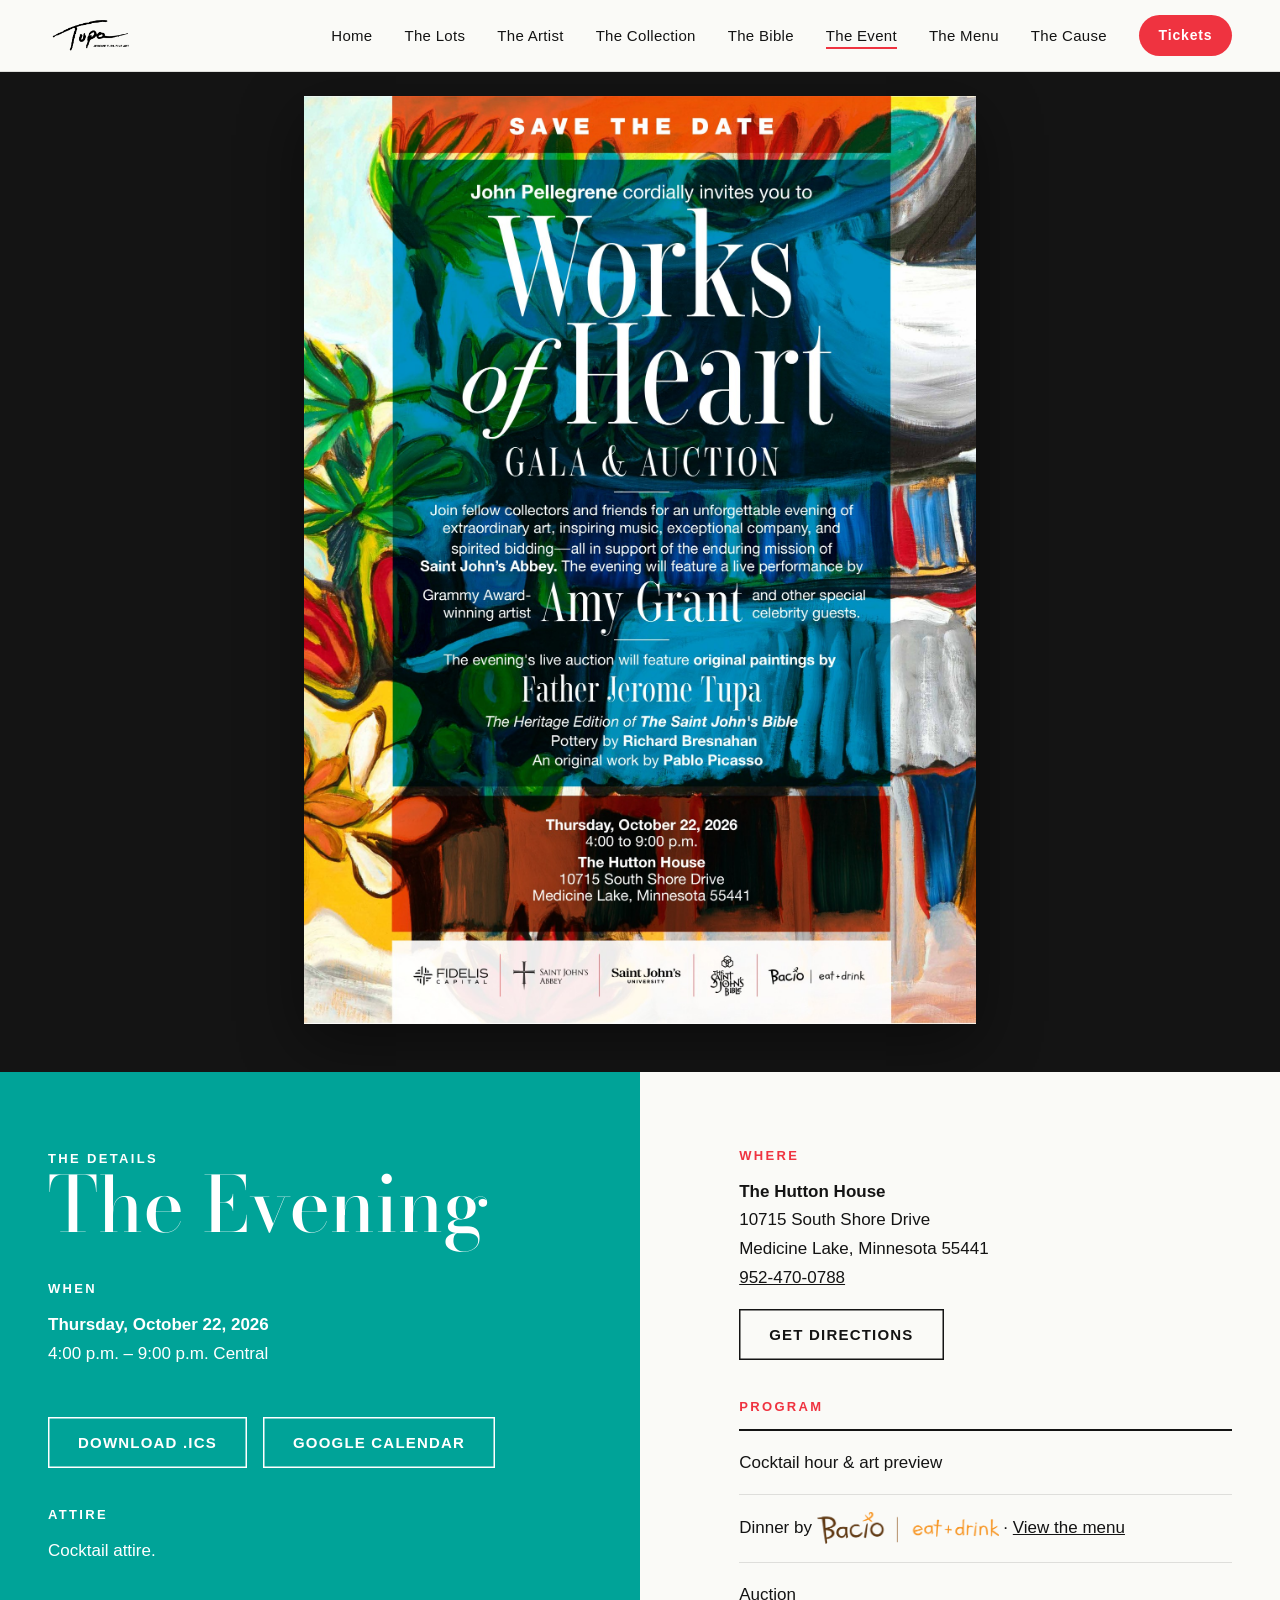
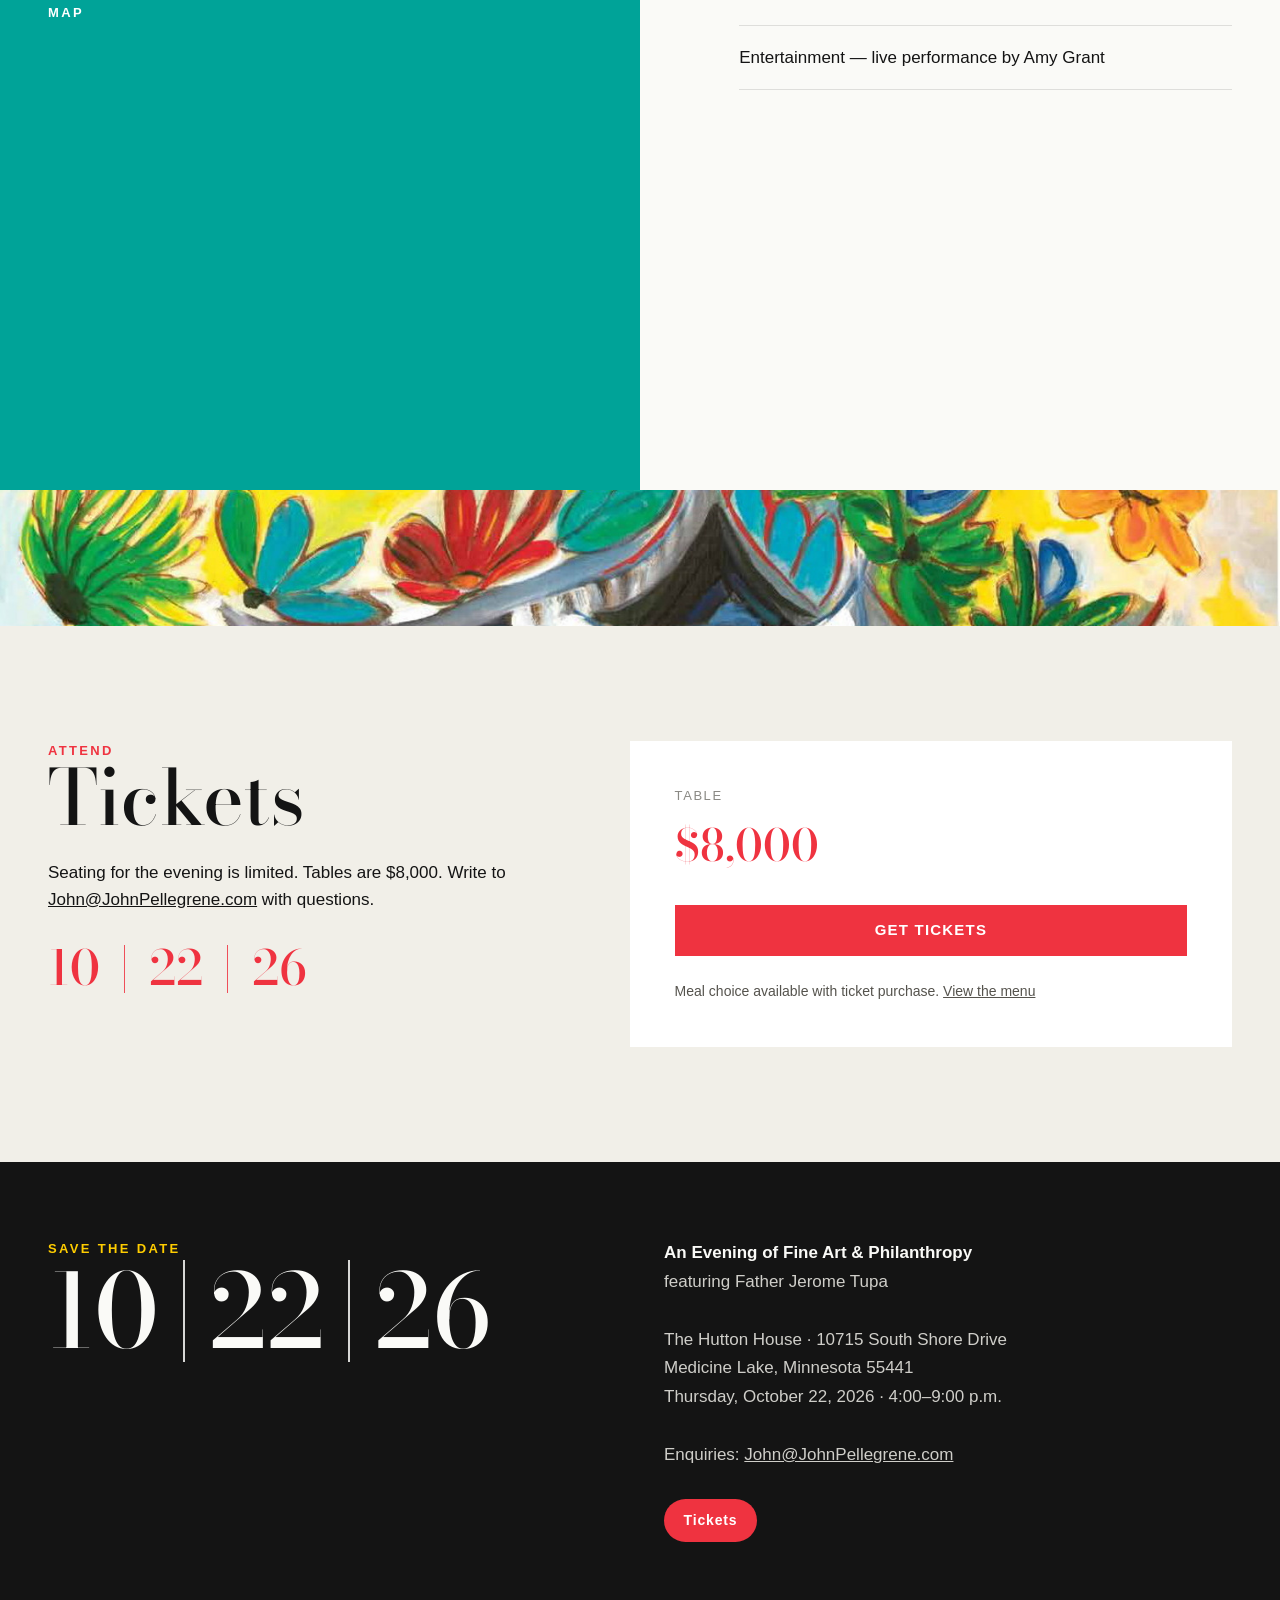
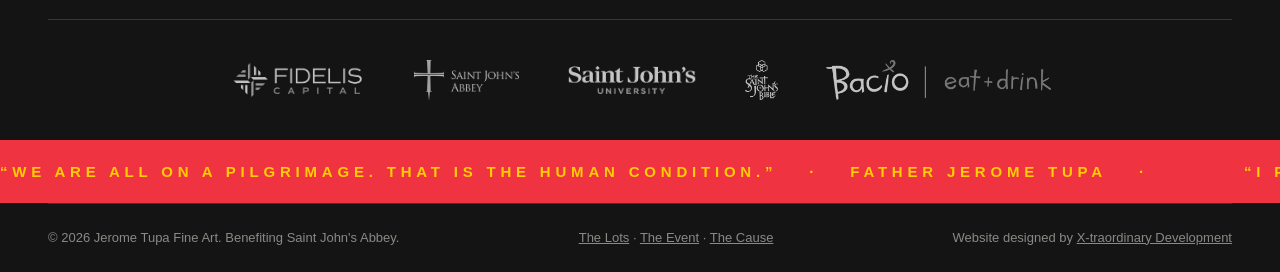
<file: event.html>
<!DOCTYPE html>
<html lang="en" class="no-js">
<head>
  <meta charset="utf-8">
  <meta name="viewport" content="width=device-width, initial-scale=1">
  <title>The Event — Works of Heart Gala &amp; Auction | October 22, 2026</title>
  <meta name="description" content="Thursday, October 22, 2026, 4:00–9:00 p.m. at The Hutton House, Medicine Lake. Tickets for a gala of fine art &amp; philanthropy featuring Father Jerome Tupa, benefiting Saint John's Abbey.">
  <link rel="preload" as="image" href="assets/images/site/save-the-date.jpg">
  <link rel="icon" href="favicon.svg" type="image/svg+xml">
  <link rel="icon" href="favicon-32.png" type="image/png" sizes="32x32">
  <link rel="apple-touch-icon" href="apple-touch-icon.png" sizes="180x180">
  <link rel="preconnect" href="https://fonts.googleapis.com">
  <link rel="preconnect" href="https://fonts.gstatic.com" crossorigin>
  <link href="https://fonts.googleapis.com/css2?family=Bodoni+Moda:ital,opsz,wght@0,6..96,400;0,6..96,500;0,6..96,600;0,6..96,700;1,6..96,400&display=swap" rel="stylesheet">
  <link rel="stylesheet" href="css/tokens.css">
  <link rel="stylesheet" href="css/base.css">
  <link rel="stylesheet" href="css/layout.css">
  <link rel="stylesheet" href="css/components.css">
  <link rel="stylesheet" href="css/motion.css">
  <link rel="stylesheet" href="css/pages/event.css">
  <script defer src="js/reveal.js"></script>
  <script defer src="js/nav.js"></script>
  <script defer src="js/analytics.js"></script>
  <script defer src="js/marquee.js"></script>
  <script defer src="js/rail.js"></script>
  <script defer src="js/countdown.js"></script>
  <script defer src="js/calendar.js"></script>
  <script type="application/ld+json">
  {
    "@context": "https://schema.org",
    "@type": "Event",
    "name": "An Evening of Fine Art & Philanthropy featuring Father Jerome Tupa",
    "startDate": "2026-10-22T16:00:00-05:00",
    "endDate": "2026-10-22T21:00:00-05:00",
    "eventAttendanceMode": "https://schema.org/OfflineEventAttendanceMode",
    "location": {
      "@type": "Place",
      "name": "The Hutton House",
      "address": {
        "@type": "PostalAddress",
        "streetAddress": "10715 South Shore Drive",
        "addressLocality": "Medicine Lake",
        "addressRegion": "MN",
        "postalCode": "55441",
        "addressCountry": "US"
      }
    },
    "organizer": { "@type": "Person", "name": "John Pellegrene" },
    "description": "A live fundraising auction of original paintings by Father Jerome Tupa, illuminated pages from the Saint John's Bible, pottery by Richard Bresnahan, and an original work by Pablo Picasso — benefiting Saint John's Abbey."
  }
  </script>
</head>
<body>
  <a class="skip-link" href="#main">Skip to content</a>

  <header class="site-nav site-nav--overlay">
    <div class="site-nav__inner">
      <a class="site-nav__logo" href="index.html" aria-label="Jerome Tupa Fine Art — home">
        <img src="assets/images/logos/tupa-white.png" alt="" width="1273" height="683">
      </a>
      <ul class="site-nav__links">
        <li><a href="index.html">Home</a></li>
        <li><a href="auction.html">The Lots</a></li>
        <li><a href="artist.html">The Artist</a></li>
        <li><a href="collection.html">The Collection</a></li>
        <li><a href="bible.html">The Bible</a></li>
        <li><a href="event.html">The Event</a></li>
        <li><a href="menu.html">The Menu</a></li>
        <li><a href="support.html">The Cause</a></li>
      </ul>
      <a class="rsvp-pill" href="https://my.onecause.com/event/organizations/16e63493-3c33-4c34-9b28-d568428333d8/events/vevt:da7b024b-c062-4111-8480-afe30a77747d/home/story" target="_blank" rel="noopener">Tickets</a>
      <button class="nav-burger" aria-expanded="false" aria-controls="mobile-menu" aria-label="Open menu"><span></span></button>
    </div>
  </header>

  <nav class="mobile-menu" id="mobile-menu" aria-label="Mobile">
    <button class="mobile-menu__close" aria-label="Close menu">&times;</button>
    <ul class="mobile-menu__links">
      <li><a href="index.html">Home</a></li>
      <li><a href="auction.html">The Lots</a></li>
      <li><a href="artist.html">The Artist</a></li>
      <li><a href="collection.html">The Collection</a></li>
      <li><a href="bible.html">The Bible</a></li>
      <li><a href="event.html">The Event</a></li>
      <li><a href="menu.html">The Menu</a></li>
      <li><a href="support.html">The Cause</a></li>
    </ul>
    <a class="rsvp-pill" href="https://my.onecause.com/event/organizations/16e63493-3c33-4c34-9b28-d568428333d8/events/vevt:da7b024b-c062-4111-8480-afe30a77747d/home/story" target="_blank" rel="noopener">Tickets</a>
  </nav>

  <main id="main">

    <!-- Save the Date — the mailed card -->
    <section class="std-hero" aria-label="Save the Date">
      <figure class="std-hero__card">
        <img src="assets/images/site/save-the-date.jpg" alt="Save the Date. John Pellegrene cordially invites you to Works of Heart, a Gala and Auction, Thursday, October 22, 2026, 4:00 to 9:00 p.m. at The Hutton House, 10715 South Shore Drive, Medicine Lake, Minnesota. Live performance by Amy Grant. Featuring paintings by Father Jerome Tupa, the Heritage Edition of The Saint John's Bible, pottery by Richard Bresnahan, and a work by Pablo Picasso. Benefiting Saint John's Abbey." width="1600" height="2209">
      </figure>
    </section>

    <!-- Logistics — split teal/white per the Black Direction event mockup -->
    <section class="evening" aria-label="The Evening — details">
      <div class="evening__left">
        <div class="evening__inner">
          <div>
            <p class="eyebrow reveal">The Details</p>
            <h2 class="display display-l reveal">The Evening</h2>
          </div>
          <div class="logistics__cell reveal">
            <h3>When</h3>
            <p><strong>Thursday, October 22, 2026</strong><br>4:00 p.m. – 9:00 p.m. Central</p>
            <div class="calendar-row">
              <button type="button" class="btn btn--ghost" data-ics>Download .ics</button>
              <a class="btn btn--ghost" data-gcal href="#" target="_blank" rel="noopener">Google Calendar</a>
            </div>
          </div>
          <div class="logistics__cell reveal">
            <h3>Attire</h3>
            <p>Cocktail attire.</p>
          </div>
          <div class="logistics__cell reveal">
            <h3>Map</h3>
            <iframe class="logistics__map" title="Map to The Hutton House, 10715 South Shore Drive, Medicine Lake" src="https://www.google.com/maps?q=The+Hutton+House,+10715+South+Shore+Drive,+Medicine+Lake,+MN+55441&amp;output=embed" loading="lazy" referrerpolicy="no-referrer-when-downgrade"></iframe>
          </div>
        </div>
      </div>
      <div class="evening__right">
        <div class="evening__inner">
          <div class="logistics__cell reveal">
            <h3>Where</h3>
            <address>
              <strong>The Hutton House</strong><br>
              10715 South Shore Drive<br>
              Medicine Lake, Minnesota 55441<br>
              <a href="tel:+19524700788">952-470-0788</a>
            </address>
            <a class="btn btn--ghost" href="https://www.google.com/maps/dir/?api=1&amp;destination=The+Hutton+House,+10715+South+Shore+Drive,+Medicine+Lake,+MN+55441" target="_blank" rel="noopener">Get directions</a>
          </div>
          <div class="logistics__cell reveal">
            <h3>Program</h3>
            <ol class="program">
              <li><span>Cocktail hour &amp; art preview</span></li>
              <li><span>Dinner by <a class="inline-logo" href="https://baciomn.com" target="_blank" rel="noopener" aria-label="Bacio — opens in a new tab"><img src="assets/images/logos/bacio.webp" alt="Bacio" width="400" height="71"></a> · <a href="menu.html">View the menu</a></span></li>
              <li><span>Auction</span></li>
              <li><span>Entertainment — live performance by Amy Grant</span></li>
            </ol>
          </div>
        </div>
      </div>
    </section>

    <!-- Signature color pattern (Tina / Wayne brand direction) -->
    <div class="color-pattern" aria-hidden="true">
      <img src="assets/images/site/color-pattern.jpg" alt="" width="1508" height="175" loading="lazy">
    </div>

    <!-- Tickets -->
    <section class="section tickets-section" id="tickets">
      <div class="container tickets-grid">
        <div>
          <p class="eyebrow reveal" style="color: var(--tupa-red)">Attend</p>
          <h2 class="display display-l reveal">Tickets</h2>
          <p class="reveal" style="margin-top:1.5rem">Seating for the evening is limited. Tables are $8,000. Write to <a href="mailto:John@JohnPellegrene.com">John@JohnPellegrene.com</a> with questions.</p>
          <p class="date-lockup date-lockup--s reveal" style="margin-top:2rem; color: var(--tupa-red)" aria-label="October 22, 2026"><span>10</span><span class="rule" aria-hidden="true"></span><span>22</span><span class="rule" aria-hidden="true"></span><span>26</span></p>
        </div>
        <div class="ticket-card reveal">
          <div class="ticket-prices">
            <div>
              <p class="caption">Table</p>
              <p class="ticket-prices__amt">$8,000</p>
            </div>
          </div>
          <a class="btn btn--red btn--block" href="https://my.onecause.com/event/organizations/16e63493-3c33-4c34-9b28-d568428333d8/events/vevt:da7b024b-c062-4111-8480-afe30a77747d/home/story" target="_blank" rel="noopener">Get tickets</a>
          <p class="ticket-card__note">Meal choice available with ticket purchase. <a href="menu.html">View the menu</a></p>
        </div>
      </div>
    </section>

  </main>

  <footer class="site-footer">
    <div class="container site-footer__main">
      <div>
        <p class="eyebrow" style="color: var(--tupa-yellow)">Save the date</p>
        <p class="date-lockup" aria-label="October 22, 2026"><span>10</span><span class="rule" aria-hidden="true"></span><span>22</span><span class="rule" aria-hidden="true"></span><span>26</span></p>
      </div>
      <address class="site-footer__venue">
        <strong>An Evening of Fine Art &amp; Philanthropy</strong><br>
        featuring Father Jerome Tupa<br><br>
        The Hutton House · 10715 South Shore Drive<br>
        Medicine Lake, Minnesota 55441<br>
        Thursday, October 22, 2026 · 4:00–9:00 p.m.<br><br>
        Enquiries: <a href="mailto:John@JohnPellegrene.com">John@JohnPellegrene.com</a><br><br>
        <a class="rsvp-pill" href="https://my.onecause.com/event/organizations/16e63493-3c33-4c34-9b28-d568428333d8/events/vevt:da7b024b-c062-4111-8480-afe30a77747d/home/story" target="_blank" rel="noopener">Tickets</a>
      </address>
    </div>
    <div class="container site-footer__sponsors">
      <a href="https://www.fideliscapital.com" target="_blank" rel="noopener"><img src="assets/images/logos/fidelis.png" alt="Fidelis Capital" width="1280" height="373"></a>
      <a href="https://saintjohnsabbey.org" target="_blank" rel="noopener"><img src="assets/images/logos/abbey.webp" alt="Saint John's Abbey" width="242" height="127"></a>
      <a href="https://www.csbsju.edu" target="_blank" rel="noopener"><img src="assets/images/logos/sju.png" alt="Saint John's University" width="598" height="184"></a>
      <a href="https://saintjohnsbible.org" target="_blank" rel="noopener"><img src="assets/images/logos/bible.png" alt="The Saint John's Bible" width="480" height="586"></a>
      <a href="https://baciomn.com" target="_blank" rel="noopener"><img src="assets/images/logos/bacio.webp" alt="Bacio" width="400" height="71"></a>
    </div>
    <div class="marquee" aria-hidden="true">
      <div class="marquee__track">
        <span class="marquee__item">“We are all on a pilgrimage. That is the human condition.”<span class="sep">·</span>Father Jerome Tupa<span class="sep">·</span></span>
        <span class="marquee__item">“I paint so that viewers can see in a new way not only my journey but the monumental pathways of this beautiful world.”<span class="sep">·</span>Father Jerome Tupa<span class="sep">·</span></span>
        <span class="marquee__item">“I see so many chapters written in oil on canvas—many of them telling of beauty, and thus the Spirit of life itself.”<span class="sep">·</span>Father Jerome Tupa<span class="sep">·</span></span>
        <span class="marquee__item">“Every painting tells a story about a place or about people, and every painting teaches a lesson about faith and those who came before us.”<span class="sep">·</span>Father Jerome Tupa<span class="sep">·</span></span>
      </div>
    </div>
    <div class="container site-footer__legal">
      <span>© 2026 Jerome Tupa Fine Art. Benefiting Saint John's Abbey.</span>
      <span><a href="auction.html">The Lots</a> · <a href="event.html">The Event</a> · <a href="support.html">The Cause</a></span>
      <span>Website designed by <a href="http://x-traordinarydevelopment.com/" target="_blank" rel="noopener">X-traordinary Development</a></span>
    </div>
  </footer>
</body>
</html>
</file>
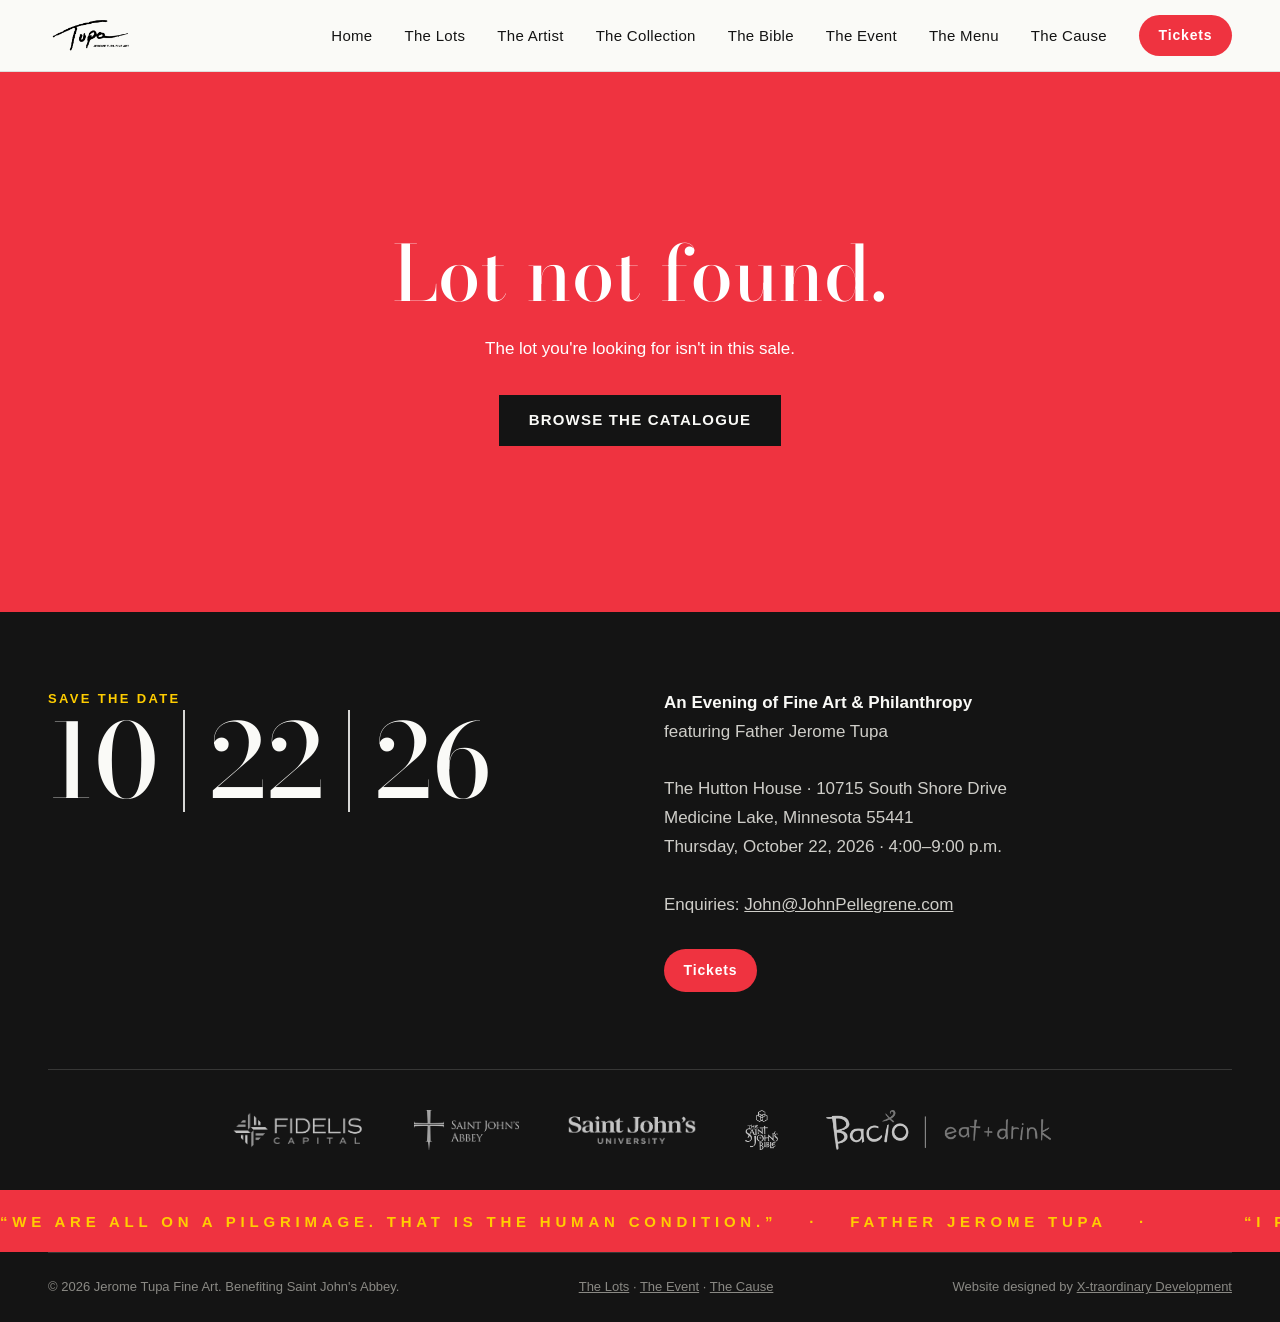
<file: lot.html>
<!DOCTYPE html>
<html lang="en" class="no-js">
<head>
  <meta charset="utf-8">
  <meta name="viewport" content="width=device-width, initial-scale=1">
  <title>Lot — Father Jerome Tupa Auction</title>
  <meta name="description" content="Lot detail from An Evening of Fine Art &amp; Philanthropy featuring Father Jerome Tupa — Thursday, October 22, 2026, The Hutton House, Medicine Lake.">
  <link rel="icon" href="favicon.svg" type="image/svg+xml">
  <link rel="icon" href="favicon-32.png" type="image/png" sizes="32x32">
  <link rel="apple-touch-icon" href="apple-touch-icon.png" sizes="180x180">
  <link rel="preconnect" href="https://fonts.googleapis.com">
  <link rel="preconnect" href="https://fonts.gstatic.com" crossorigin>
  <link href="https://fonts.googleapis.com/css2?family=Bodoni+Moda:ital,opsz,wght@0,6..96,400;0,6..96,500;0,6..96,600;0,6..96,700;1,6..96,400&display=swap" rel="stylesheet">
  <link rel="stylesheet" href="css/tokens.css">
  <link rel="stylesheet" href="css/base.css">
  <link rel="stylesheet" href="css/layout.css">
  <link rel="stylesheet" href="css/components.css">
  <link rel="stylesheet" href="css/motion.css">
  <link rel="stylesheet" href="css/pages/lot.css">
  <script defer src="js/reveal.js"></script>
  <script defer src="js/nav.js"></script>
  <script defer src="js/analytics.js"></script>
  <script defer src="js/marquee.js"></script>
  <script defer src="js/rail.js"></script>
  <script defer src="js/countdown.js"></script>
  <script defer src="data/lots.js"></script>
  <script defer src="js/data.js"></script>
  <script defer src="js/lot.js"></script>
</head>
<body>
  <a class="skip-link" href="#main">Skip to content</a>

  <header class="site-nav site-nav--overlay">
    <div class="site-nav__inner">
      <a class="site-nav__logo" href="index.html" aria-label="Jerome Tupa Fine Art — home">
        <img src="assets/images/logos/tupa-white.png" alt="" width="1273" height="683">
      </a>
      <ul class="site-nav__links">
        <li><a href="index.html">Home</a></li>
        <li><a href="auction.html">The Lots</a></li>
        <li><a href="artist.html">The Artist</a></li>
        <li><a href="collection.html">The Collection</a></li>
        <li><a href="bible.html">The Bible</a></li>
        <li><a href="event.html">The Event</a></li>
        <li><a href="menu.html">The Menu</a></li>
        <li><a href="support.html">The Cause</a></li>
      </ul>
      <a class="rsvp-pill" href="https://my.onecause.com/event/organizations/16e63493-3c33-4c34-9b28-d568428333d8/events/vevt:da7b024b-c062-4111-8480-afe30a77747d/home/story" target="_blank" rel="noopener">Tickets</a>
      <button class="nav-burger" aria-expanded="false" aria-controls="mobile-menu" aria-label="Open menu"><span></span></button>
    </div>
  </header>

  <nav class="mobile-menu" id="mobile-menu" aria-label="Mobile">
    <button class="mobile-menu__close" aria-label="Close menu">&times;</button>
    <ul class="mobile-menu__links">
      <li><a href="index.html">Home</a></li>
      <li><a href="auction.html">The Lots</a></li>
      <li><a href="artist.html">The Artist</a></li>
      <li><a href="collection.html">The Collection</a></li>
      <li><a href="bible.html">The Bible</a></li>
      <li><a href="event.html">The Event</a></li>
      <li><a href="menu.html">The Menu</a></li>
      <li><a href="support.html">The Cause</a></li>
    </ul>
    <a class="rsvp-pill" href="https://my.onecause.com/event/organizations/16e63493-3c33-4c34-9b28-d568428333d8/events/vevt:da7b024b-c062-4111-8480-afe30a77747d/home/story" target="_blank" rel="noopener">Tickets</a>
  </nav>

  <main id="main" class="lot-page on-dark">

    <div class="container" style="padding-top: 1.5rem">
      <a class="link-sweep caption" href="auction.html">&larr; Back to the catalogue</a>
    </div>

    <div class="container lot-layout">

      <div>
        <div class="lot-stage">
          <img data-lot-image src="" alt="" width="1400" height="1050">
          <span class="lot-stage__hint">Scroll or double-click to zoom</span>
        </div>
        <div class="lot-thumbs">
          <button type="button" class="room-toggle" aria-pressed="false">View in room</button>
        </div>
        <div class="films" data-films hidden></div>
      </div>

      <aside class="lot-info">
        <p class="lot-info__number" data-lot-number>LOT —</p>
        <p class="lot-info__artist" data-lot-artist></p>
        <h1 class="lot-info__title" data-lot-title>Loading…</h1>

        <dl class="lot-info__specs" data-lot-specs></dl>

        <div class="lot-info__actions">
          <button type="button" class="heart-btn" data-heart aria-pressed="false" aria-label="Add to my list">
            <svg viewBox="0 0 24 24" aria-hidden="true"><path d="M12 21s-7.5-4.9-10-9.2C.4 8.9 2 5 5.6 5c2.1 0 3.4 1.1 4.4 2.5h4c1-1.4 2.3-2.5 4.4-2.5C22 5 23.6 8.9 22 11.8 19.5 16.1 12 21 12 21Z" transform="scale(0.92) translate(1 0.5)"/></svg>
          </button>
        </div>

        <div class="lot-info__links">
          <a data-condition-link href="mailto:John@JohnPellegrene.com">Request a condition report</a>
          <button type="button" data-share>Share this lot</button>
        </div>

        <p class="lot-info__note">Shipping and white-glove delivery arranged after the sale; buyers are responsible for collection or shipping costs. <!-- TODO: confirm buyer's premium and shipping terms with client --></p>
      </aside>
    </div>

    <section class="section section--tight">
      <div class="container lot-essay">
        <h2 class="display display-m">About this work</h2>
        <div data-lot-essay></div>
        <div class="lot-provenance">
          <h3>Provenance</h3>
          <p data-lot-provenance></p>
        </div>
      </div>
    </section>

    <section class="section more-rail">
      <div class="container">
        <h2 class="display display-m reveal">More from this sale</h2>
      </div>
      <div class="rail" data-more-rail data-stagger="0.06"></div>
    </section>

    <noscript>
      <div class="container" style="padding-block: 3rem">
        <p>Lot details require JavaScript. Please <a href="auction.html">return to the catalogue</a>.</p>
      </div>
    </noscript>

  </main>

  <footer class="site-footer">
    <div class="container site-footer__main">
      <div>
        <p class="eyebrow" style="color: var(--tupa-yellow)">Save the date</p>
        <p class="date-lockup" aria-label="October 22, 2026"><span>10</span><span class="rule" aria-hidden="true"></span><span>22</span><span class="rule" aria-hidden="true"></span><span>26</span></p>
      </div>
      <address class="site-footer__venue">
        <strong>An Evening of Fine Art &amp; Philanthropy</strong><br>
        featuring Father Jerome Tupa<br><br>
        The Hutton House · 10715 South Shore Drive<br>
        Medicine Lake, Minnesota 55441<br>
        Thursday, October 22, 2026 · 4:00–9:00 p.m.<br><br>
        Enquiries: <a href="mailto:John@JohnPellegrene.com">John@JohnPellegrene.com</a><br><br>
        <a class="rsvp-pill" href="https://my.onecause.com/event/organizations/16e63493-3c33-4c34-9b28-d568428333d8/events/vevt:da7b024b-c062-4111-8480-afe30a77747d/home/story" target="_blank" rel="noopener">Tickets</a>
      </address>
    </div>
    <div class="container site-footer__sponsors">
      <a href="https://www.fideliscapital.com" target="_blank" rel="noopener"><img src="assets/images/logos/fidelis.png" alt="Fidelis Capital" width="1280" height="373"></a>
      <a href="https://saintjohnsabbey.org" target="_blank" rel="noopener"><img src="assets/images/logos/abbey.webp" alt="Saint John's Abbey" width="242" height="127"></a>
      <a href="https://www.csbsju.edu" target="_blank" rel="noopener"><img src="assets/images/logos/sju.png" alt="Saint John's University" width="598" height="184"></a>
      <a href="https://saintjohnsbible.org" target="_blank" rel="noopener"><img src="assets/images/logos/bible.png" alt="The Saint John's Bible" width="480" height="586"></a>
      <a href="https://baciomn.com" target="_blank" rel="noopener"><img src="assets/images/logos/bacio.webp" alt="Bacio" width="400" height="71"></a>
    </div>
    <div class="marquee" aria-hidden="true">
      <div class="marquee__track">
        <span class="marquee__item">“We are all on a pilgrimage. That is the human condition.”<span class="sep">·</span>Father Jerome Tupa<span class="sep">·</span></span>
        <span class="marquee__item">“I paint so that viewers can see in a new way not only my journey but the monumental pathways of this beautiful world.”<span class="sep">·</span>Father Jerome Tupa<span class="sep">·</span></span>
        <span class="marquee__item">“I see so many chapters written in oil on canvas—many of them telling of beauty, and thus the Spirit of life itself.”<span class="sep">·</span>Father Jerome Tupa<span class="sep">·</span></span>
        <span class="marquee__item">“Every painting tells a story about a place or about people, and every painting teaches a lesson about faith and those who came before us.”<span class="sep">·</span>Father Jerome Tupa<span class="sep">·</span></span>
      </div>
    </div>
    <div class="container site-footer__legal">
      <span>© 2026 Jerome Tupa Fine Art. Benefiting Saint John's Abbey.</span>
      <span><a href="auction.html">The Lots</a> · <a href="event.html">The Event</a> · <a href="support.html">The Cause</a></span>
      <span>Website designed by <a href="http://x-traordinarydevelopment.com/" target="_blank" rel="noopener">X-traordinary Development</a></span>
    </div>
  </footer>
</body>
</html>
</file>
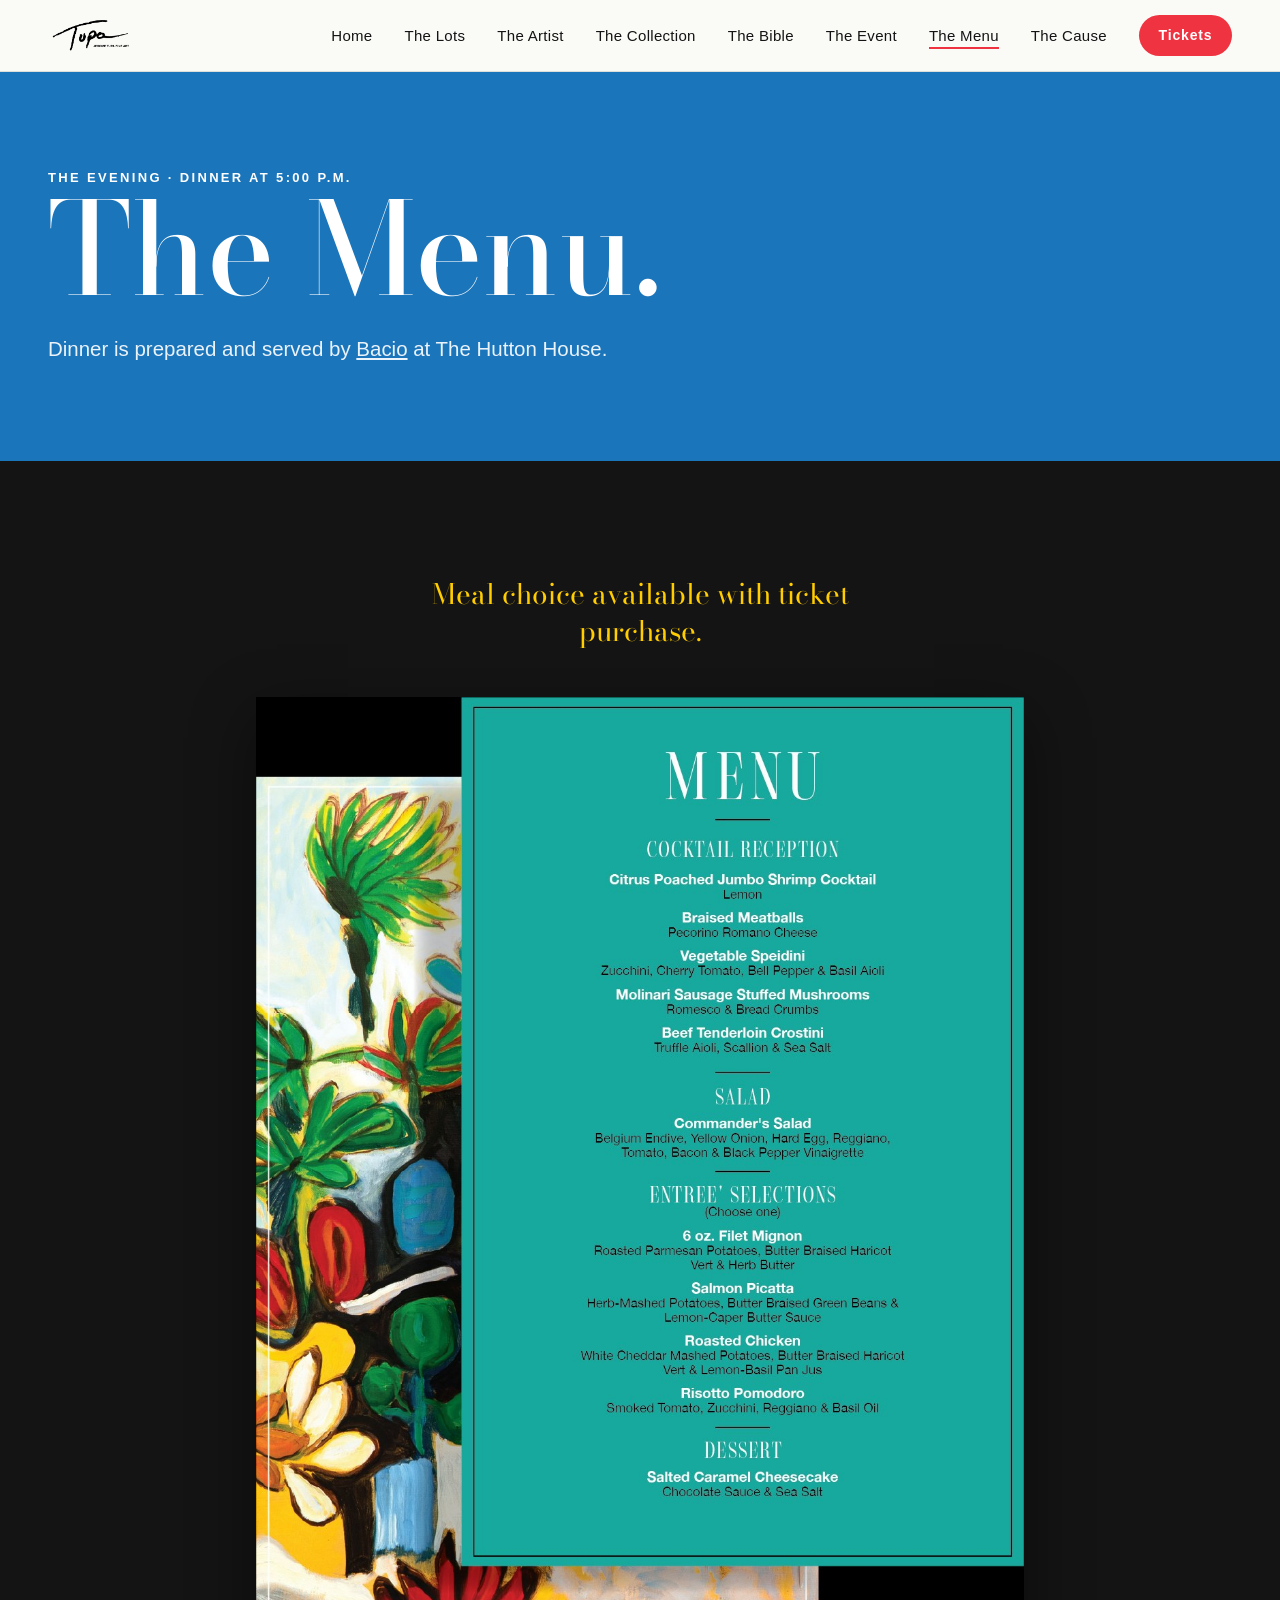
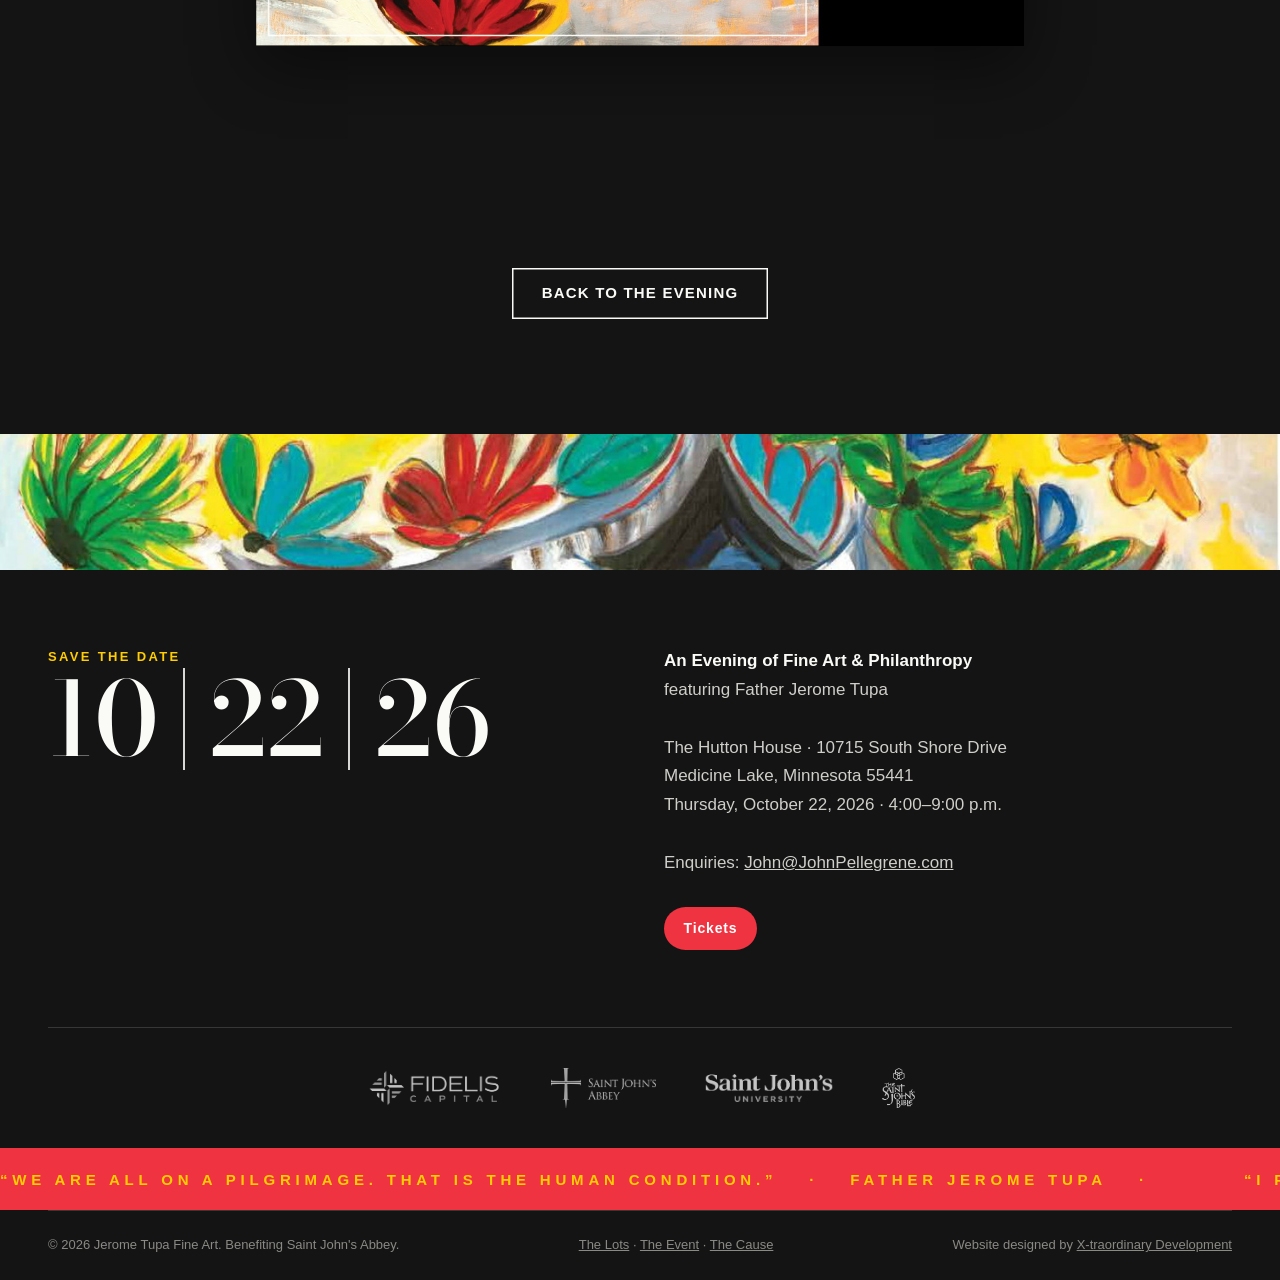
<file: menu.html>
<!DOCTYPE html>
<html lang="en" class="no-js">
<head>
  <meta charset="utf-8">
  <meta name="viewport" content="width=device-width, initial-scale=1">
  <title>The Menu — Dinner by Bacio | Father Jerome Tupa Auction</title>
  <meta name="description" content="Dinner for Works of Heart is prepared by Bacio. View the menu for the evening of Thursday, October 22, 2026 at The Hutton House. Meal choice available with ticket purchase.">
  <meta property="og:title" content="The Menu — Dinner by Bacio">
  <meta property="og:description" content="Dinner by Bacio at Works of Heart, Thursday, October 22, 2026 · The Hutton House, Medicine Lake.">
  <meta property="og:type" content="website">
  <link rel="icon" href="favicon.svg" type="image/svg+xml">
  <link rel="icon" href="favicon-32.png" type="image/png" sizes="32x32">
  <link rel="apple-touch-icon" href="apple-touch-icon.png" sizes="180x180">
  <link rel="preconnect" href="https://fonts.googleapis.com">
  <link rel="preconnect" href="https://fonts.gstatic.com" crossorigin>
  <link href="https://fonts.googleapis.com/css2?family=Bodoni+Moda:ital,opsz,wght@0,6..96,400;0,6..96,500;0,6..96,600;0,6..96,700;1,6..96,400&display=swap" rel="stylesheet">
  <link rel="stylesheet" href="css/tokens.css">
  <link rel="stylesheet" href="css/base.css">
  <link rel="stylesheet" href="css/layout.css">
  <link rel="stylesheet" href="css/components.css">
  <link rel="stylesheet" href="css/motion.css">
  <link rel="stylesheet" href="css/pages/collection.css">
  <link rel="stylesheet" href="css/pages/menu.css">
  <script defer src="js/reveal.js"></script>
  <script defer src="js/nav.js"></script>
  <script defer src="js/analytics.js"></script>
  <script defer src="js/marquee.js"></script>
  <script defer src="js/countdown.js"></script>
</head>
<body>
  <a class="skip-link" href="#main">Skip to content</a>

  <header class="site-nav site-nav--overlay">
    <div class="site-nav__inner">
      <a class="site-nav__logo" href="index.html" aria-label="Jerome Tupa Fine Art — home">
        <img src="assets/images/logos/tupa-white.png" alt="" width="1273" height="683">
      </a>
      <ul class="site-nav__links">
        <li><a href="index.html">Home</a></li>
        <li><a href="auction.html">The Lots</a></li>
        <li><a href="artist.html">The Artist</a></li>
        <li><a href="collection.html">The Collection</a></li>
        <li><a href="bible.html">The Bible</a></li>
        <li><a href="event.html">The Event</a></li>
        <li><a href="menu.html">The Menu</a></li>
        <li><a href="support.html">The Cause</a></li>
      </ul>
      <a class="rsvp-pill" href="https://my.onecause.com/event/organizations/16e63493-3c33-4c34-9b28-d568428333d8/events/vevt:da7b024b-c062-4111-8480-afe30a77747d/home/story" target="_blank" rel="noopener">Tickets</a>
      <button class="nav-burger" aria-expanded="false" aria-controls="mobile-menu" aria-label="Open menu"><span></span></button>
    </div>
  </header>

  <nav class="mobile-menu" id="mobile-menu" aria-label="Mobile">
    <button class="mobile-menu__close" aria-label="Close menu">&times;</button>
    <ul class="mobile-menu__links">
      <li><a href="index.html">Home</a></li>
      <li><a href="auction.html">The Lots</a></li>
      <li><a href="artist.html">The Artist</a></li>
      <li><a href="collection.html">The Collection</a></li>
      <li><a href="bible.html">The Bible</a></li>
      <li><a href="event.html">The Event</a></li>
      <li><a href="menu.html">The Menu</a></li>
      <li><a href="support.html">The Cause</a></li>
    </ul>
    <a class="rsvp-pill" href="https://my.onecause.com/event/organizations/16e63493-3c33-4c34-9b28-d568428333d8/events/vevt:da7b024b-c062-4111-8480-afe30a77747d/home/story" target="_blank" rel="noopener">Tickets</a>
  </nav>

  <main id="main">

    <section class="support-hero support-hero--blue">
      <div class="container">
        <p class="eyebrow reveal">The Evening · Dinner at 5:00 p.m.</p>
        <h1 class="display display-xl reveal">The Menu.</h1>
        <p class="lead reveal">Dinner is prepared and served by <a href="https://baciomn.com" target="_blank" rel="noopener">Bacio</a> at The Hutton House.</p>
      </div>
    </section>

    <section class="section menu-page on-dark">
      <div class="container">

        <p class="menu-note reveal">Meal choice available with ticket purchase.</p>

        <figure class="menu-sheet reveal">
          <img src="assets/images/site/menu.jpg" alt="Works of Heart dinner menu by Bacio. Cocktail reception: Citrus Poached Jumbo Shrimp Cocktail with lemon; Braised Meatballs with Pecorino Romano cheese; Vegetable Speidini with zucchini, cherry tomato, bell pepper and basil aioli; Molinari Sausage Stuffed Mushrooms with romesco and bread crumbs; Beef Tenderloin Crostini with truffle aioli, scallion and sea salt. Salad: Commander's Salad with Belgium endive, yellow onion, hard egg, Reggiano, tomato, bacon and black pepper vinaigrette. Entrée selections, choose one: 6 oz. Filet Mignon with roasted Parmesan potatoes, butter-braised haricot vert and herb butter; Salmon Picatta with herb-mashed potatoes, butter-braised green beans and lemon-caper butter sauce; Roasted Chicken with white cheddar mashed potatoes, butter-braised haricot vert and lemon-basil pan jus; Risotto Pomodoro with smoked tomato, zucchini, Reggiano and basil oil. Dessert: Salted Caramel Cheesecake with chocolate sauce and sea salt." width="1127" height="1393">
        </figure>

        <div class="menu-credit reveal">
          <p class="caption">Dinner by</p>
          <a class="menu-credit__logo" href="https://baciomn.com" target="_blank" rel="noopener" aria-label="Bacio — opens in a new tab">
            <img src="assets/images/logos/bacio.webp" alt="Bacio" width="400" height="71">
          </a>
        </div>

        <p class="reveal" style="margin-top: 3rem; text-align: center">
          <a class="btn btn--ghost" href="event.html">Back to the evening</a>
        </p>

      </div>
    </section>

    <div class="color-pattern" aria-hidden="true">
      <img src="assets/images/site/color-pattern.jpg" alt="" width="1508" height="175" loading="lazy">
    </div>

  </main>

  <footer class="site-footer">
    <div class="container site-footer__main">
      <div>
        <p class="eyebrow" style="color: var(--tupa-yellow)">Save the date</p>
        <p class="date-lockup" aria-label="October 22, 2026"><span>10</span><span class="rule" aria-hidden="true"></span><span>22</span><span class="rule" aria-hidden="true"></span><span>26</span></p>
      </div>
      <address class="site-footer__venue">
        <strong>An Evening of Fine Art &amp; Philanthropy</strong><br>
        featuring Father Jerome Tupa<br><br>
        The Hutton House · 10715 South Shore Drive<br>
        Medicine Lake, Minnesota 55441<br>
        Thursday, October 22, 2026 · 4:00–9:00 p.m.<br><br>
        Enquiries: <a href="mailto:John@JohnPellegrene.com">John@JohnPellegrene.com</a><br><br>
        <a class="rsvp-pill" href="https://my.onecause.com/event/organizations/16e63493-3c33-4c34-9b28-d568428333d8/events/vevt:da7b024b-c062-4111-8480-afe30a77747d/home/story" target="_blank" rel="noopener">Tickets</a>
      </address>
    </div>
    <div class="container site-footer__sponsors">
      <a href="https://www.fideliscapital.com" target="_blank" rel="noopener"><img src="assets/images/logos/fidelis.png" alt="Fidelis Capital" width="1280" height="373"></a>
      <a href="https://saintjohnsabbey.org" target="_blank" rel="noopener"><img src="assets/images/logos/abbey.webp" alt="Saint John's Abbey" width="242" height="127"></a>
      <a href="https://www.csbsju.edu" target="_blank" rel="noopener"><img src="assets/images/logos/sju.png" alt="Saint John's University" width="598" height="184"></a>
      <a href="https://saintjohnsbible.org" target="_blank" rel="noopener"><img src="assets/images/logos/bible.png" alt="The Saint John's Bible" width="480" height="586"></a>
    </div>
    <div class="marquee" aria-hidden="true">
      <div class="marquee__track">
        <span class="marquee__item">“We are all on a pilgrimage. That is the human condition.”<span class="sep">·</span>Father Jerome Tupa<span class="sep">·</span></span>
        <span class="marquee__item">“I paint so that viewers can see in a new way not only my journey but the monumental pathways of this beautiful world.”<span class="sep">·</span>Father Jerome Tupa<span class="sep">·</span></span>
        <span class="marquee__item">“I see so many chapters written in oil on canvas—many of them telling of beauty, and thus the Spirit of life itself.”<span class="sep">·</span>Father Jerome Tupa<span class="sep">·</span></span>
        <span class="marquee__item">“Every painting tells a story about a place or about people, and every painting teaches a lesson about faith and those who came before us.”<span class="sep">·</span>Father Jerome Tupa<span class="sep">·</span></span>
      </div>
    </div>
    <div class="container site-footer__legal">
      <span>© 2026 Jerome Tupa Fine Art. Benefiting Saint John's Abbey.</span>
      <span><a href="auction.html">The Lots</a> · <a href="event.html">The Event</a> · <a href="support.html">The Cause</a></span>
      <span>Website designed by <a href="http://x-traordinarydevelopment.com/" target="_blank" rel="noopener">X-traordinary Development</a></span>
    </div>
  </footer>
</body>
</html>
</file>
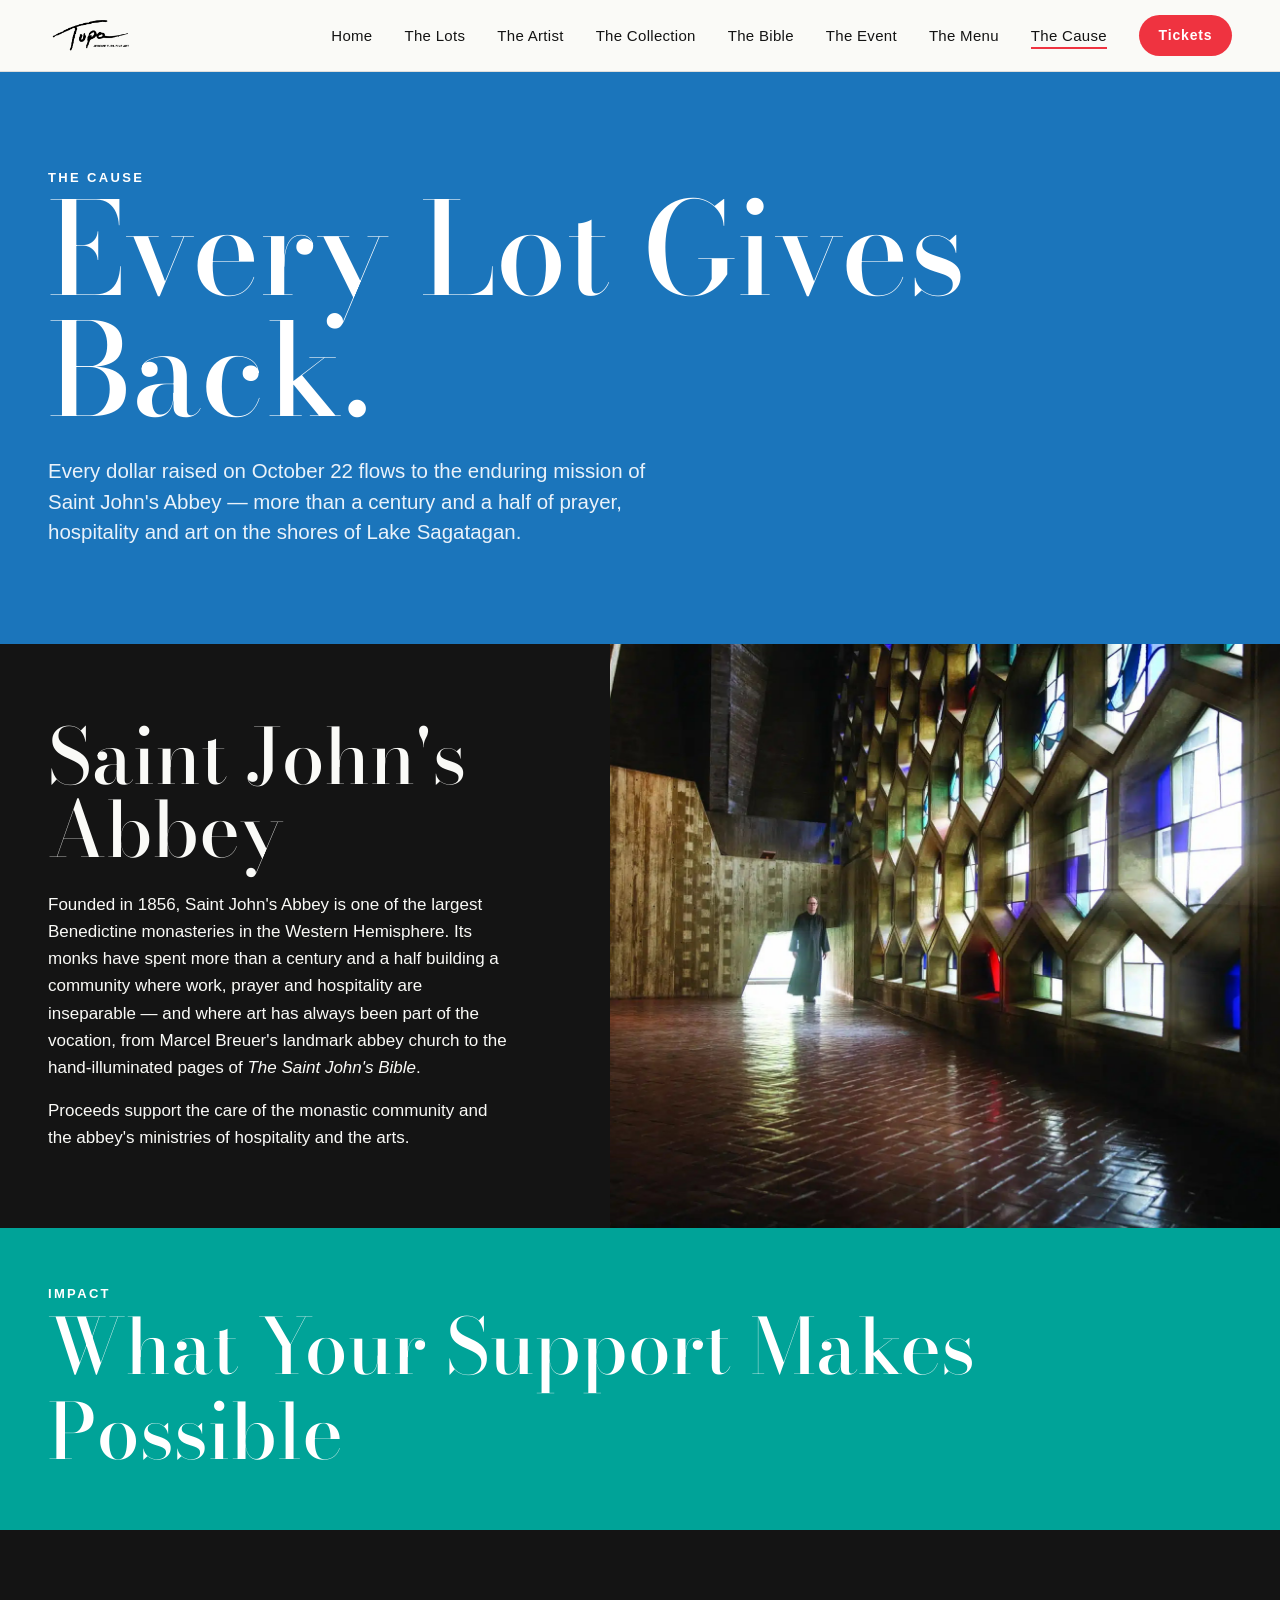
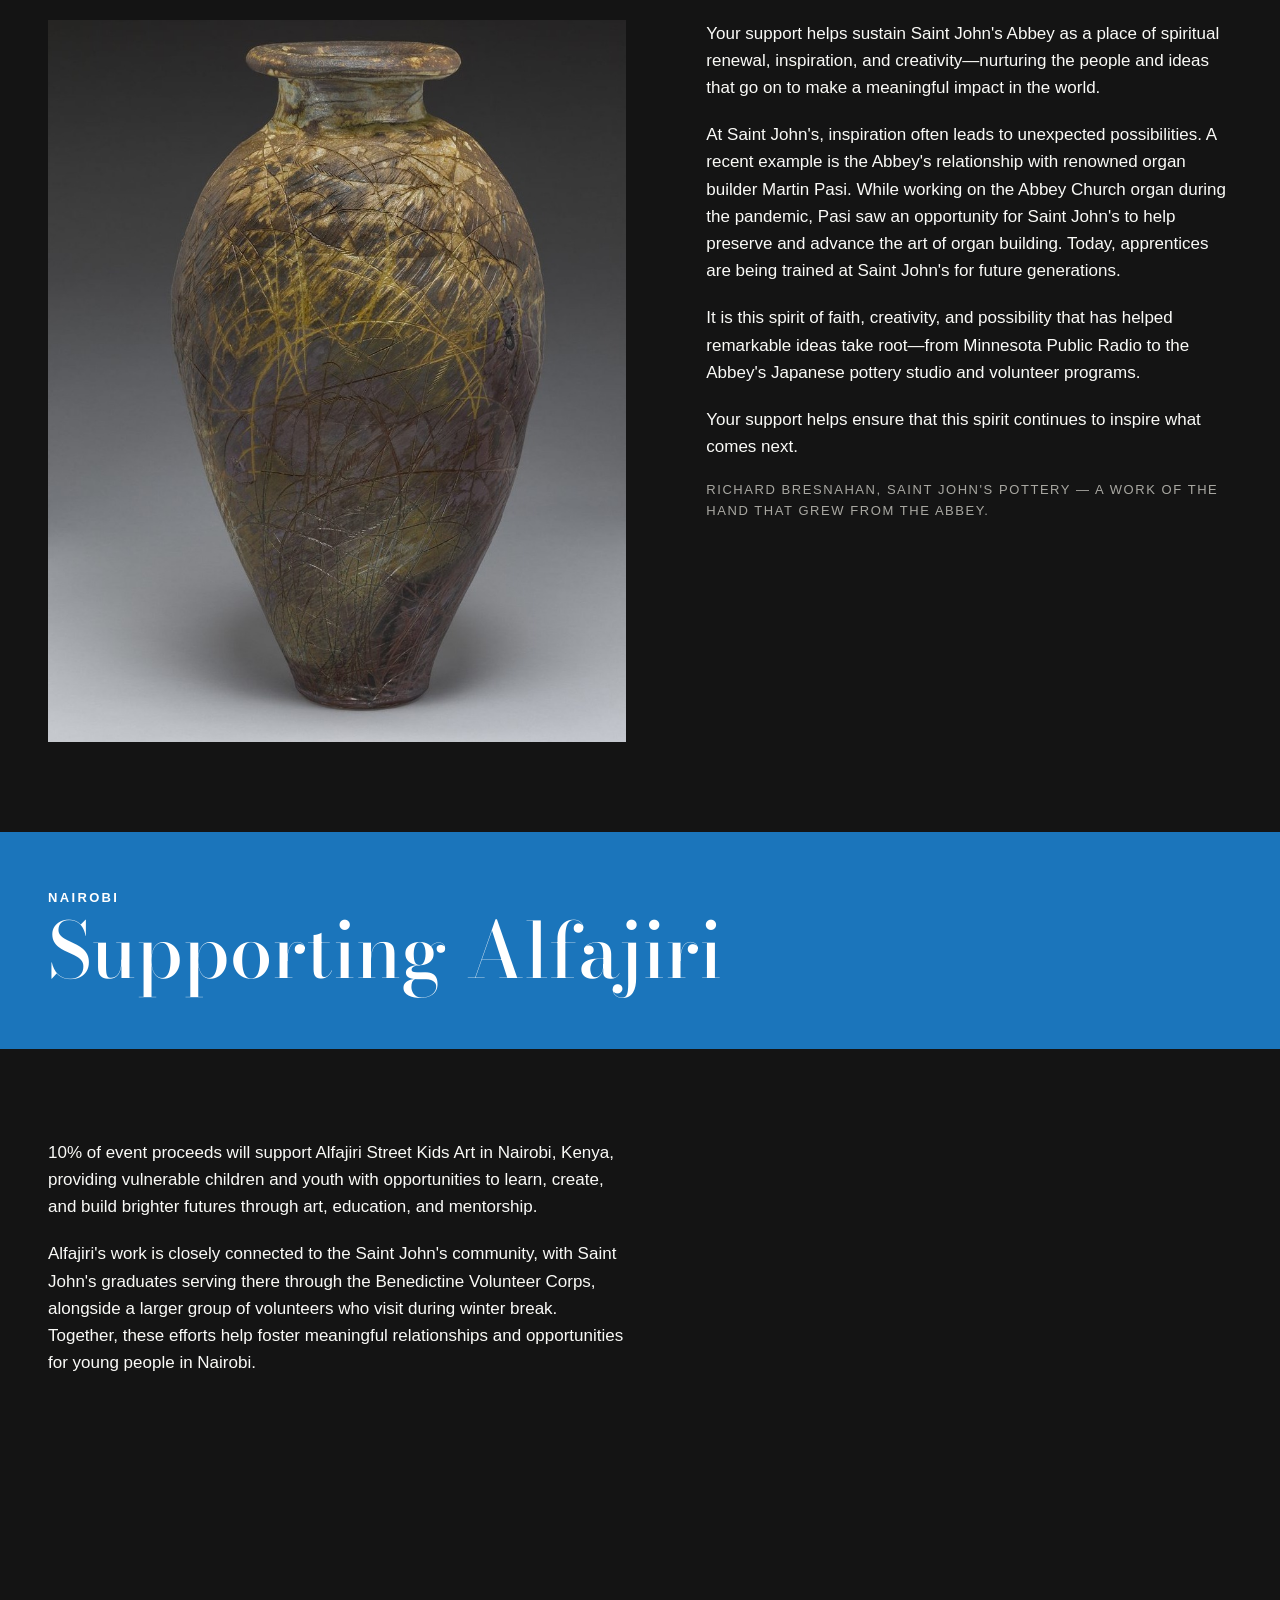
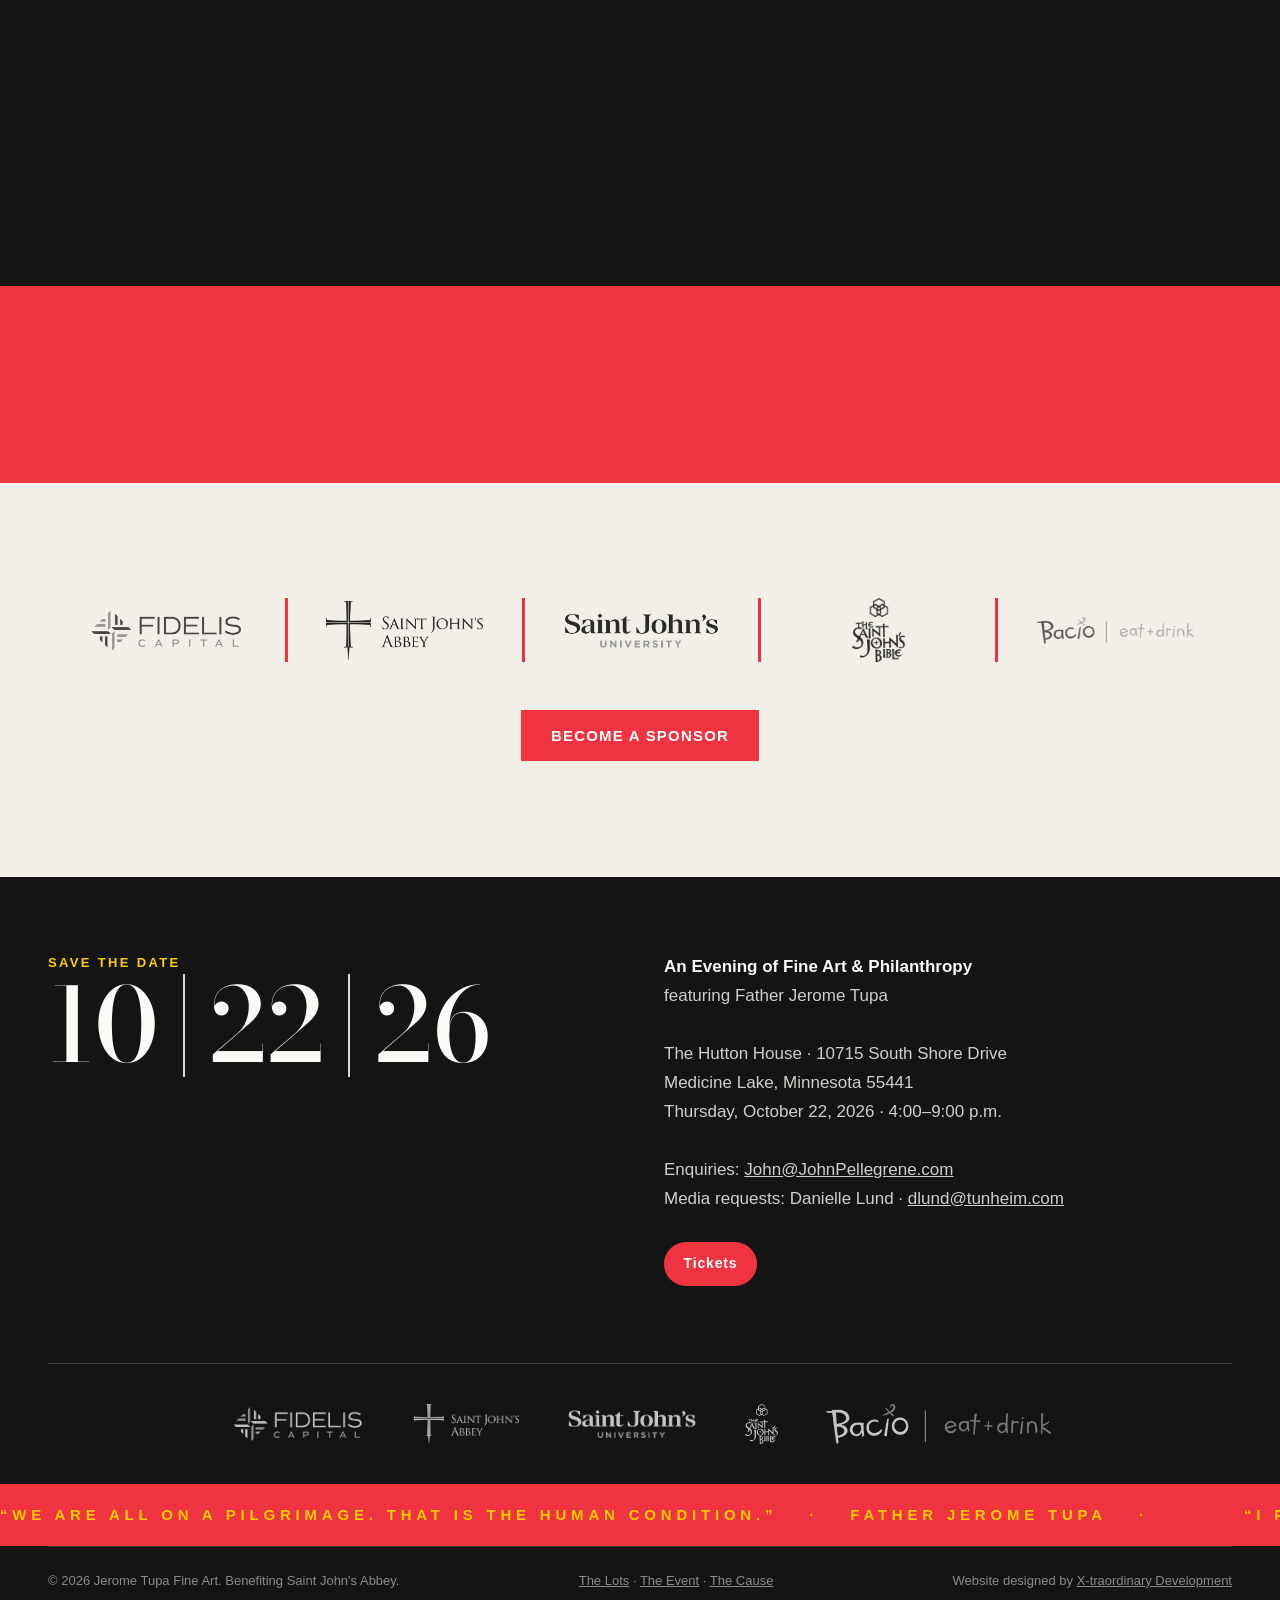
<file: support.html>
<!DOCTYPE html>
<html lang="en" class="no-js">
<head>
  <meta charset="utf-8">
  <meta name="viewport" content="width=device-width, initial-scale=1">
  <title>The Cause — Saint John's Abbey | Father Jerome Tupa Auction</title>
  <meta name="description" content="Every lot sold on October 22, 2026 supports the enduring mission of Saint John's Abbey in Collegeville, Minnesota. Ten percent of event proceeds also support Alfajiri Street Kids Art in Nairobi.">
  <link rel="icon" href="favicon.svg" type="image/svg+xml">
  <link rel="icon" href="favicon-32.png" type="image/png" sizes="32x32">
  <link rel="apple-touch-icon" href="apple-touch-icon.png" sizes="180x180">
  <link rel="preconnect" href="https://fonts.googleapis.com">
  <link rel="preconnect" href="https://fonts.gstatic.com" crossorigin>
  <link href="https://fonts.googleapis.com/css2?family=Bodoni+Moda:ital,opsz,wght@0,6..96,400;0,6..96,500;0,6..96,600;0,6..96,700;1,6..96,400&display=swap" rel="stylesheet">
  <link rel="stylesheet" href="css/tokens.css">
  <link rel="stylesheet" href="css/base.css">
  <link rel="stylesheet" href="css/layout.css">
  <link rel="stylesheet" href="css/components.css">
  <link rel="stylesheet" href="css/motion.css">
  <link rel="stylesheet" href="css/pages/collection.css">
  <script defer src="js/reveal.js"></script>
  <script defer src="js/nav.js"></script>
  <script defer src="js/analytics.js"></script>
  <script defer src="js/marquee.js"></script>
  <script defer src="js/rail.js"></script>
  <script defer src="js/countdown.js"></script>
</head>
<body>
  <a class="skip-link" href="#main">Skip to content</a>

  <header class="site-nav site-nav--overlay">
    <div class="site-nav__inner">
      <a class="site-nav__logo" href="index.html" aria-label="Jerome Tupa Fine Art — home">
        <img src="assets/images/logos/tupa-white.png" alt="" width="1273" height="683">
      </a>
      <ul class="site-nav__links">
        <li><a href="index.html">Home</a></li>
        <li><a href="auction.html">The Lots</a></li>
        <li><a href="artist.html">The Artist</a></li>
        <li><a href="collection.html">The Collection</a></li>
        <li><a href="bible.html">The Bible</a></li>
        <li><a href="event.html">The Event</a></li>
        <li><a href="menu.html">The Menu</a></li>
        <li><a href="support.html">The Cause</a></li>
      </ul>
      <a class="rsvp-pill" href="https://my.onecause.com/event/organizations/16e63493-3c33-4c34-9b28-d568428333d8/events/vevt:da7b024b-c062-4111-8480-afe30a77747d/home/story" target="_blank" rel="noopener">Tickets</a>
      <button class="nav-burger" aria-expanded="false" aria-controls="mobile-menu" aria-label="Open menu"><span></span></button>
    </div>
  </header>

  <nav class="mobile-menu" id="mobile-menu" aria-label="Mobile">
    <button class="mobile-menu__close" aria-label="Close menu">&times;</button>
    <ul class="mobile-menu__links">
      <li><a href="index.html">Home</a></li>
      <li><a href="auction.html">The Lots</a></li>
      <li><a href="artist.html">The Artist</a></li>
      <li><a href="collection.html">The Collection</a></li>
      <li><a href="bible.html">The Bible</a></li>
      <li><a href="event.html">The Event</a></li>
      <li><a href="menu.html">The Menu</a></li>
      <li><a href="support.html">The Cause</a></li>
    </ul>
    <a class="rsvp-pill" href="https://my.onecause.com/event/organizations/16e63493-3c33-4c34-9b28-d568428333d8/events/vevt:da7b024b-c062-4111-8480-afe30a77747d/home/story" target="_blank" rel="noopener">Tickets</a>
  </nav>

  <main id="main">

    <section class="support-hero support-hero--blue">
      <div class="container">
        <p class="eyebrow reveal">The Cause</p>
        <h1 class="display display-xl reveal">Every Lot Gives Back.</h1>
        <p class="lead reveal">Every dollar raised on October 22 flows to the enduring mission of Saint&nbsp;John's Abbey — more than a century and a half of prayer, hospitality and art on the shores of Lake Sagatagan.</p>
      </div>
    </section>

    <section class="abbey-split on-dark">
      <div class="abbey-split__copy">
        <div class="abbey-split__inner">
          <h2 class="display display-l reveal">Saint John's Abbey</h2>
          <p class="reveal">Founded in 1856, Saint John's Abbey is one of the largest Benedictine monasteries in the Western Hemisphere. Its monks have spent more than a century and a half building a community where work, prayer and hospitality are inseparable — and where art has always been part of the vocation, from Marcel Breuer's landmark abbey church to the hand-illuminated pages of <em>The Saint John's Bible</em>.</p>
          <p class="reveal">Proceeds support the care of the monastic community and the abbey's ministries of hospitality and the arts.</p>
        </div>
      </div>
      <img class="abbey-split__img" src="assets/images/site/abbey-church.jpg" alt="A monk walks past the honeycomb stained-glass wall of Marcel Breuer's abbey church at Saint John's Abbey" loading="lazy" width="1800" height="1200">
    </section>

    <section class="chapter on-dark" id="impact">
      <div class="chapter__intro chapter__intro--teal">
        <div class="container">
          <p class="eyebrow reveal">Impact</p>
          <h2 class="display display-l reveal">What Your Support Makes Possible</h2>
        </div>
      </div>
      <div class="container chapter__body chapter__body--top">
        <div class="chapter__media curtain">
          <img src="assets/images/lots-cropped/live-06-bresnahan-large-vase.jpg" alt="Richard Bresnahan, large coiled and paddled wood-fired jar from Saint John's Pottery" loading="lazy" width="913" height="1141">
        </div>
        <div class="chapter__copy">
          <p class="reveal">Your support helps sustain Saint John's Abbey as a place of spiritual renewal, inspiration, and creativity—nurturing the people and ideas that go on to make a meaningful impact in the world.</p>
          <p class="reveal">At Saint John's, inspiration often leads to unexpected possibilities. A recent example is the Abbey's relationship with renowned organ builder Martin Pasi. While working on the Abbey Church organ during the pandemic, Pasi saw an opportunity for Saint John's to help preserve and advance the art of organ building. Today, apprentices are being trained at Saint John's for future generations.</p>
          <p class="reveal">It is this spirit of faith, creativity, and possibility that has helped remarkable ideas take root—from Minnesota Public Radio to the Abbey's Japanese pottery studio and volunteer programs.</p>
          <p class="reveal">Your support helps ensure that this spirit continues to inspire what comes next.</p>
          <p class="caption reveal">Richard Bresnahan, Saint John's Pottery — a work of the hand that grew from the Abbey.</p>
        </div>
      </div>
    </section>

    <section class="chapter on-dark" id="alfajiri">
      <div class="chapter__intro chapter__intro--blue">
        <div class="container">
          <p class="eyebrow reveal">Nairobi</p>
          <h2 class="display display-l reveal">Supporting Alfajiri</h2>
        </div>
      </div>
      <div class="container chapter__body chapter__body--top chapter__body--flip">
        <div class="chapter__media curtain">
          <div class="chapter__coming-soon" aria-label="Alfajiri Street Kids Art, Nairobi">
            <p class="eyebrow">Nairobi, Kenya</p>
            <p class="display">Alfajiri Street Kids Art</p>
          </div>
        </div>
        <div class="chapter__copy">
          <p class="reveal">10% of event proceeds will support Alfajiri Street Kids Art in Nairobi, Kenya, providing vulnerable children and youth with opportunities to learn, create, and build brighter futures through art, education, and mentorship.</p>
          <p class="reveal">Alfajiri's work is closely connected to the Saint John's community, with Saint John's graduates serving there through the Benedictine Volunteer Corps, alongside a larger group of volunteers who visit during winter break. Together, these efforts help foster meaningful relationships and opportunities for young people in Nairobi.</p>
        </div>
      </div>
    </section>

    <section class="sponsors-block">
      <div class="head-band head-band--red">
        <div class="container">
          <p class="eyebrow reveal">With Thanks</p>
          <h2 class="display display-l reveal">The Sponsors</h2>
        </div>
      </div>
      <div class="section section--linen">
        <div class="container">
          <div class="sponsor-row sponsor-row--wall" data-stagger="0.08">
            <a class="reveal" href="https://www.fideliscapital.com" target="_blank" rel="noopener"><img src="assets/images/logos/fidelis.png" alt="Fidelis Capital" width="1280" height="373"></a>
            <a class="reveal" href="https://saintjohnsabbey.org" target="_blank" rel="noopener"><img src="assets/images/logos/abbey.webp" alt="Saint John's Abbey" width="242" height="127"></a>
            <a class="reveal" href="https://www.csbsju.edu" target="_blank" rel="noopener"><img src="assets/images/logos/sju.png" alt="Saint John's University" width="598" height="184"></a>
            <a class="reveal" href="https://saintjohnsbible.org" target="_blank" rel="noopener"><img src="assets/images/logos/bible.png" alt="The Saint John's Bible" width="480" height="586"></a>
            <a class="reveal" href="https://baciomn.com" target="_blank" rel="noopener"><img src="assets/images/logos/bacio.webp" alt="Bacio" width="400" height="71"></a>
          </div>
          <p class="reveal" style="margin-top: 3rem; text-align: center">
            <a class="btn btn--red" href="mailto:John@JohnPellegrene.com?subject=Sponsorship%20—%20An%20Evening%20of%20Fine%20Art%20%26%20Philanthropy">Become a sponsor</a>
          </p>
        </div>
      </div>
    </section>

  </main>

  <footer class="site-footer">
    <div class="container site-footer__main">
      <div>
        <p class="eyebrow" style="color: var(--tupa-yellow)">Save the date</p>
        <p class="date-lockup" aria-label="October 22, 2026"><span>10</span><span class="rule" aria-hidden="true"></span><span>22</span><span class="rule" aria-hidden="true"></span><span>26</span></p>
      </div>
      <address class="site-footer__venue">
        <strong>An Evening of Fine Art &amp; Philanthropy</strong><br>
        featuring Father Jerome Tupa<br><br>
        The Hutton House · 10715 South Shore Drive<br>
        Medicine Lake, Minnesota 55441<br>
        Thursday, October 22, 2026 · 4:00–9:00 p.m.<br><br>
        Enquiries: <a href="mailto:John@JohnPellegrene.com">John@JohnPellegrene.com</a><br>
        Media requests: Danielle Lund · <a href="mailto:dlund@tunheim.com">dlund@tunheim.com</a><br><br>
        <a class="rsvp-pill" href="https://my.onecause.com/event/organizations/16e63493-3c33-4c34-9b28-d568428333d8/events/vevt:da7b024b-c062-4111-8480-afe30a77747d/home/story" target="_blank" rel="noopener">Tickets</a>
      </address>
    </div>
    <div class="container site-footer__sponsors">
      <a href="https://www.fideliscapital.com" target="_blank" rel="noopener"><img src="assets/images/logos/fidelis.png" alt="Fidelis Capital" width="1280" height="373"></a>
      <a href="https://saintjohnsabbey.org" target="_blank" rel="noopener"><img src="assets/images/logos/abbey.webp" alt="Saint John's Abbey" width="242" height="127"></a>
      <a href="https://www.csbsju.edu" target="_blank" rel="noopener"><img src="assets/images/logos/sju.png" alt="Saint John's University" width="598" height="184"></a>
      <a href="https://saintjohnsbible.org" target="_blank" rel="noopener"><img src="assets/images/logos/bible.png" alt="The Saint John's Bible" width="480" height="586"></a>
      <a href="https://baciomn.com" target="_blank" rel="noopener"><img src="assets/images/logos/bacio.webp" alt="Bacio" width="400" height="71"></a>
    </div>
    <div class="marquee" aria-hidden="true">
      <div class="marquee__track">
        <span class="marquee__item">“We are all on a pilgrimage. That is the human condition.”<span class="sep">·</span>Father Jerome Tupa<span class="sep">·</span></span>
        <span class="marquee__item">“I paint so that viewers can see in a new way not only my journey but the monumental pathways of this beautiful world.”<span class="sep">·</span>Father Jerome Tupa<span class="sep">·</span></span>
        <span class="marquee__item">“I see so many chapters written in oil on canvas—many of them telling of beauty, and thus the Spirit of life itself.”<span class="sep">·</span>Father Jerome Tupa<span class="sep">·</span></span>
        <span class="marquee__item">“Every painting tells a story about a place or about people, and every painting teaches a lesson about faith and those who came before us.”<span class="sep">·</span>Father Jerome Tupa<span class="sep">·</span></span>
      </div>
    </div>
    <div class="container site-footer__legal">
      <span>© 2026 Jerome Tupa Fine Art. Benefiting Saint John's Abbey.</span>
      <span><a href="auction.html">The Lots</a> · <a href="event.html">The Event</a> · <a href="support.html">The Cause</a></span>
      <span>Website designed by <a href="http://x-traordinarydevelopment.com/" target="_blank" rel="noopener">X-traordinary Development</a></span>
    </div>
  </footer>
</body>
</html>
</file>
<file: css/tokens.css>
/* Design tokens — Father Jerome Tupa Auction brand system */
:root {
  /* Brand — Pantone conversions (PMS 032 / 116 / 2184 / 2400) */
  --tupa-red:    #EF3340;
  --tupa-yellow: #FFCD00;
  --tupa-blue:   #1B75BB;
  --tupa-teal:   #00A398;

  /* Neutrals */
  --ink:     #141414;
  --gallery: #FAFAF7;
  --stone:   #8A8984;
  --linen:   #F1EFE8;

  /* Translucent overlay bands (the signature treatment) */
  --band-teal: rgba(0, 163, 152, 0.85);
  --band-blue: rgba(27, 117, 187, 0.85);
  --band-red:  rgba(239, 51, 64, 0.85);

  /* Type — per brand guidelines: Bodoni 72 for display, Encorpada Classic
     Compressed for the gala title, Helvetica Neue for labels and body.
     Bodoni Moda (Google Fonts) is the web equivalent of Bodoni 72. */
  --font-display: "Bodoni Moda", "Bodoni 72", Didot, Georgia, serif;
  --font-gala: "Encorpada Classic Compressed", "Bodoni Moda", Georgia, serif;
  --font-body: "Helvetica Neue", Helvetica, Arial, sans-serif;

  --type-display-xl: clamp(3rem, 10vw, 10rem);
  --type-display-l:  clamp(2.5rem, 6vw, 6rem);
  --type-display-m:  clamp(1.75rem, 3.5vw, 3rem);
  --type-h3: 1.5rem;
  --type-body: 1.0625rem;
  --type-caption: 0.8125rem;

  /* Motion */
  --ease-out-expo: cubic-bezier(0.22, 1, 0.36, 1);
  --dur-reveal: 0.7s;
  --dur-curtain: 0.9s;

  /* Layout */
  --gutter: clamp(1.25rem, 4vw, 3rem);
  --max-w: 84rem;
  --nav-h: 4.5rem;
}
</file>
<file: css/base.css>
/* Reset + typography + global element styles */

/* Gala title face — client-supplied license, packaged with the brand
   guidelines. Used only for the "Works of Heart" lockup (via --font-gala). */
@font-face {
  font-family: "Encorpada Classic Compressed";
  src: url("../assets/fonts/EncorpadaClassicComp-Regular.otf") format("opentype");
  font-weight: 400;
  font-style: normal;
  font-display: swap;
}

*, *::before, *::after { box-sizing: border-box; }

* { margin: 0; }

html {
  -webkit-text-size-adjust: 100%;
  scroll-behavior: smooth;
}
@media (prefers-reduced-motion: reduce) {
  html { scroll-behavior: auto; }
}

body {
  background: var(--gallery);
  color: var(--ink);
  font-family: var(--font-body);
  font-size: var(--type-body);
  line-height: 1.6;
  -webkit-font-smoothing: antialiased;
  overflow-x: clip; /* guard; root causes are still fixed individually */
}

img, svg, video { display: block; max-width: 100%; }

img { height: auto; }

input, button, textarea, select { font: inherit; color: inherit; }

a { color: inherit; }

h1, h2, h3, h4 { line-height: 1; font-weight: 400; }

/* Display face — Bodoni 72 direction. Weight 500 + a mid optical size
   keeps hairlines and serifs visible on screen; 700 was filling them in. */
.display {
  font-family: var(--font-display);
  font-weight: 500;
  font-optical-sizing: auto;
  font-variation-settings: "opsz" 36, "wght" 500;
  line-height: 0.95;
  letter-spacing: 0;
  -webkit-font-smoothing: subpixel-antialiased;
  text-rendering: geometricPrecision;
}
.display-xl { font-size: var(--type-display-xl); }
.display-l  { font-size: var(--type-display-l); }
.display-m  { font-size: var(--type-display-m); }

/* Eyebrow — bold Helvetica caps, mirrors the PDF header labels */
.eyebrow {
  font-family: var(--font-body);
  font-size: 0.8125rem;
  font-weight: 700;
  letter-spacing: 0.18em;
  text-transform: uppercase;
}

/* Wall-label caption: LOT 014 · OIL ON CANVAS */
.caption {
  font-size: var(--type-caption);
  color: var(--stone);
  letter-spacing: 0.12em;
  text-transform: uppercase;
}

.lead { font-size: clamp(1.125rem, 1.6vw, 1.375rem); line-height: 1.5; }

/* Work titles: The Saint John's Bible is always italic */
em { font-style: italic; }
.display em,
.lot-card__title em,
.lot-info__title em {
  font-family: inherit;
  font-weight: inherit;
  font-style: italic;
}

/* Link hover — a rule that draws itself in under the words */
.link-sweep {
  text-decoration: none;
  background-image: linear-gradient(currentColor, currentColor);
  background-repeat: no-repeat;
  background-size: 0% 2px;
  background-position: 0 100%;
  padding-bottom: 0.14em;
  transition: background-size 0.3s var(--ease-out-expo);
}
.link-sweep:hover, .link-sweep:focus-visible { background-size: 100% 2px; }

/* Focus visibility (sitewide) */
:focus-visible {
  outline: 2px solid var(--tupa-blue);
  outline-offset: 2px;
}
.on-dark :focus-visible, .band :focus-visible {
  outline-color: var(--tupa-yellow);
}

/* Skip link */
.skip-link {
  position: absolute;
  left: 1rem; top: -4rem;
  z-index: 200;
  background: var(--ink); color: var(--gallery);
  padding: 0.75rem 1.25rem;
  text-decoration: none;
  transition: top 0.2s ease;
}
.skip-link:focus { top: 1rem; }

::selection { background: var(--tupa-yellow); color: var(--ink); }

/* Visually hidden (screen-reader only) */
.sr-only {
  position: absolute;
  width: 1px; height: 1px;
  padding: 0; margin: -1px;
  overflow: hidden;
  clip-path: inset(50%);
  white-space: nowrap;
  border: 0;
}

/* Cross-document page transitions (progressive enhancement) */
@view-transition { navigation: auto; }
::view-transition-old(root), ::view-transition-new(root) {
  animation-duration: 0.4s;
}
@media (prefers-reduced-motion: reduce) {
  ::view-transition-old(root), ::view-transition-new(root) { animation: none; }
}
</file>
<file: css/layout.css>
/* Containers, sections, grid scaffolding, nav, footer */

.container {
  width: min(100% - 2 * var(--gutter), var(--max-w));
  margin-inline: auto;
}

.section { padding-block: clamp(4rem, 9vw, 8rem); }
.section--linen { background: var(--linen); }
.section--ink { background: var(--ink); color: var(--gallery); }
.section--tight { padding-block: clamp(2.5rem, 5vw, 4rem); }

main { display: block; }

/* ---------------------------------------------------------------- Nav */

.site-nav {
  position: fixed;
  inset: 0 0 auto 0;
  z-index: 100;
  height: var(--nav-h);
  display: flex;
  align-items: center;
  /* Always white — the bar reads as a fixed menu, not something that appears
     once you start scrolling. Applies on every page. */
  background: var(--gallery);
  border-bottom: 1px solid rgba(20, 20, 20, 0.12);
}
.site-nav__inner {
  width: min(100% - 2 * var(--gutter), var(--max-w));
  margin-inline: auto;
  display: flex;
  align-items: center;
  gap: 2rem;
}
.site-nav__logo { flex: 0 0 auto; display: block; }
.site-nav__logo img {
  height: 3rem; width: auto;
  /* The brand logo asset is white; render it ink on light nav bars */
  filter: brightness(0);
}

/* The nav is permanently white on every page, so the logo and links stay ink
   at all times — no overlay/scrolled variant. */

.site-nav__links {
  display: none;
  list-style: none;
  margin: 0; padding: 0;
  margin-left: auto;
  gap: clamp(1rem, 2.5vw, 2rem);
  align-items: center;
}
.site-nav__links a {
  text-decoration: none;
  font-size: 0.9375rem;
  font-weight: 500;
  letter-spacing: 0.02em;
  /* Tab state reads as a rule under the label, not a highlight through it */
  background-image: linear-gradient(currentColor, currentColor);
  background-repeat: no-repeat;
  background-size: 0% 2px;
  background-position: 0 100%;
  padding-bottom: 0.35em;
  transition: background-size 0.3s var(--ease-out-expo);
}
.site-nav__links a:hover, .site-nav__links a:focus-visible { background-size: 100% 2px; }
.site-nav__links a[aria-current="page"] {
  background-image: linear-gradient(var(--tupa-red), var(--tupa-red));
  background-size: 100% 2px;
}

.rsvp-pill {
  display: inline-flex;
  align-items: center;
  gap: 0.5em;
  background: var(--tupa-red);
  color: #fff;
  border: 0;
  text-decoration: none;
  font-weight: 700;
  font-size: 0.875rem;
  letter-spacing: 0.06em;
  padding: 0.7em 1.4em;
  border-radius: 99px;
  white-space: nowrap;
  transition: background-color 0.25s ease, transform 0.25s var(--ease-out-expo);
}
.rsvp-pill:hover { background: #d42230; transform: translateY(-1px); }
.rsvp-pill[aria-disabled="true"] {
  cursor: default;
  pointer-events: none;
}
.site-nav .rsvp-pill { margin-left: auto; }

.nav-burger {
  appearance: none;
  background: none;
  border: 0;
  width: 44px; height: 44px;
  display: grid;
  place-items: center;
  cursor: pointer;
  /* While the Tickets pill is commented out, this keeps the burger on the right.
     The + rule below restores the original 0.25rem gap once the pill is back. */
  margin-left: auto;
}
.site-nav .rsvp-pill + .nav-burger { margin-left: 0.25rem; }
.nav-burger span {
  display: block;
  width: 24px; height: 2px;
  background: currentColor;
  position: relative;
}
.nav-burger span::before, .nav-burger span::after {
  content: "";
  position: absolute;
  left: 0;
  width: 24px; height: 2px;
  background: currentColor;
  transition: transform 0.3s var(--ease-out-expo), top 0.3s var(--ease-out-expo);
}
.nav-burger span::before { top: -7px; }
.nav-burger span::after { top: 7px; }

@media (min-width: 60em) {
  .site-nav__links { display: flex; }
  .nav-burger { display: none; }
  .site-nav .rsvp-pill { margin-left: 0; }
}
/* Eight tabs (Home through The Cause) only breathe on wider desktops */
@media (min-width: 60em) and (max-width: 78em) {
  .site-nav__inner { gap: 1.25rem; }
  .site-nav__links { gap: 0.85rem; }
  .site-nav__links a { font-size: 0.8125rem; }
}

/* Mobile overlay menu — the red screenshot moment */
.mobile-menu {
  position: fixed;
  inset: 0;
  z-index: 150;
  background: var(--tupa-red);
  color: #fff;
  display: flex;
  flex-direction: column;
  padding: calc(var(--nav-h) + 1rem) var(--gutter) 2rem;
  visibility: hidden;
  opacity: 0;
  transition: opacity 0.4s var(--ease-out-expo), visibility 0s linear 0.4s;
}
.mobile-menu.is-open {
  visibility: visible;
  opacity: 1;
  transition: opacity 0.4s var(--ease-out-expo);
}
.mobile-menu__close {
  position: absolute;
  top: 0.9rem; right: var(--gutter);
  appearance: none; background: none; border: 0;
  color: #fff;
  width: 44px; height: 44px;
  font-size: 1.75rem;
  cursor: pointer;
  line-height: 1;
}
.mobile-menu__links {
  list-style: none;
  margin: auto 0;
  padding: 0;
  display: flex;
  flex-direction: column;
  gap: clamp(0.4rem, 1.6vh, 1rem);
  overflow-y: auto;
  overscroll-behavior: contain;
  min-height: 0;
  scrollbar-width: none;
}
.mobile-menu__links::-webkit-scrollbar { display: none; }
.mobile-menu__links a {
  font-family: var(--font-display);
  font-size: clamp(1.6rem, 5.4vh, 3rem);
  line-height: 1.05;
  color: #fff;
  text-decoration: none;
  transition: opacity 0.5s var(--ease-out-expo), transform 0.5s var(--ease-out-expo);
}
.mobile-menu:not(.is-open) .mobile-menu__links a {
  opacity: 0;
  transform: translateY(0.4em);
}
.mobile-menu.is-open .mobile-menu__links a { opacity: 1; transform: none; }
.mobile-menu__links a:hover { color: var(--tupa-yellow); }
.mobile-menu__links a[aria-current="page"] {
  text-decoration: underline;
  text-decoration-thickness: 3px;
  text-underline-offset: 0.14em;
}
.mobile-menu .rsvp-pill {
  background: #fff;
  color: var(--tupa-red);
  align-self: stretch;
  justify-content: center;
  padding-block: 1em;
  margin-bottom: env(safe-area-inset-bottom);
}

body.menu-open, body.overlay-open { overflow: hidden; }

/* ------------------------------------------------------------- Footer */

.site-footer {
  background: var(--ink);
  color: var(--gallery);
}
.site-footer__main {
  display: grid;
  gap: 3rem;
  padding-block: clamp(3rem, 6vw, 5rem);
}
@media (min-width: 48em) {
  .site-footer__main { grid-template-columns: 1fr 1fr; align-items: start; }
}
.site-footer .date-lockup { color: var(--gallery); }
.site-footer__venue { font-style: normal; line-height: 1.7; color: #cfcec9; }
.site-footer__venue strong { color: var(--gallery); }
.site-footer__sponsors {
  display: flex;
  flex-wrap: wrap;
  gap: 2rem 3rem;
  align-items: center;
  justify-content: center;
  padding-block: 2.5rem;
  border-top: 1px solid rgba(250, 250, 247, 0.15);
}
.site-footer__sponsors img {
  height: 2.5rem; width: auto;
  filter: grayscale(1) invert(1) brightness(1.6);
  opacity: 0.75;
  transition: filter 0.3s ease, opacity 0.3s ease;
}
/* Avoid a white box on hover for logos that are already transparent PNGs */
.site-footer__sponsors a:hover img, .site-footer__sponsors a:focus-visible img {
  filter: grayscale(1) invert(1) brightness(1.6);
  opacity: 1;
}
.site-footer__legal {
  display: flex;
  flex-wrap: wrap;
  gap: 1rem 2rem;
  justify-content: space-between;
  padding-block: 1.5rem;
  border-top: 1px solid rgba(250, 250, 247, 0.15);
  font-size: 0.8125rem;
  color: var(--stone);
}
.site-footer__legal a { color: inherit; }
</file>
<file: css/components.css>
/* Shared brand patterns: section bar, date lockup, bands, marquee,
   lot cards, buttons, countdown, forms */

/* Red section-header bar — [■] FATHER JEROME TUPA AUCTION · SECTION NAME */
.section-bar {
  background: var(--tupa-red);
  color: #fff;
  padding-block: 0.9rem;
}
.section-bar__inner {
  width: min(100% - 2 * var(--gutter), var(--max-w));
  margin-inline: auto;
  display: flex;
  align-items: baseline;
  gap: 1.25rem;
  flex-wrap: wrap;
}
.section-bar__brand {
  font-family: var(--font-display);
  font-size: 1.25rem;
  letter-spacing: 0.02em;
  white-space: nowrap;
}
.section-bar__label {
  font-weight: 700;
  font-size: 0.8125rem;
  letter-spacing: 0.22em;
  text-transform: uppercase;
}
.section-bar--blue { background: var(--tupa-blue); }
.section-bar--teal { background: var(--tupa-teal); }
.section-bar--ink  { background: var(--ink); }

/* Date lockup — 10 | 22 | 26 */
.date-lockup {
  display: inline-flex;
  align-items: center;
  gap: clamp(0.75rem, 2vw, 1.5rem);
  font-family: var(--font-display);
  font-weight: 500;
  font-optical-sizing: auto;
  font-variation-settings: "opsz" 48, "wght" 500;
  font-size: clamp(3rem, 8vw, 6.5rem);
  line-height: 1;
  -webkit-font-smoothing: subpixel-antialiased;
  text-rendering: geometricPrecision;
}
.date-lockup > span { display: block; }
.date-lockup .rule {
  align-self: stretch;
  width: 2px;
  background: currentColor;
  opacity: 0.85;
}
.date-lockup--s { font-size: clamp(2rem, 4vw, 3rem); }
.date-lockup--s .rule { width: 1px; }

/* Translucent overlay bands (the signature treatment) */
.band {
  padding: clamp(1rem, 3vw, 2.5rem) var(--gutter);
  color: #fff;
}
.band--teal { background: var(--band-teal); }
.band--blue { background: var(--band-blue); }
.band--red  { background: var(--band-red); }

/* Quote marquee — red band, yellow letterspaced caps, CSS-only motion */
.marquee {
  background: var(--tupa-red);
  color: var(--tupa-yellow);
  overflow: hidden;
  padding-block: 1.1rem;
  white-space: nowrap;
}
.marquee__track {
  display: inline-flex;
  gap: 4rem;
  padding-right: 4rem;
  animation: marquee-scroll 72s linear infinite;
  will-change: transform;
}
.marquee:hover .marquee__track { animation-play-state: paused; }
.marquee__item {
  font-weight: 700;
  font-size: 0.9375rem;
  letter-spacing: 0.32em;
  text-transform: uppercase;
}
.marquee__item .sep { margin-inline: 2rem; }
@keyframes marquee-scroll {
  to { transform: translateX(-50%); }
}
@media (prefers-reduced-motion: reduce) {
  .marquee__track { animation: none; }
}

/* ------------------------------------------------------------ Buttons */

.btn {
  display: inline-flex;
  align-items: center;
  justify-content: center;
  gap: 0.6em;
  padding: 0.9em 2em;
  border: 0;
  cursor: pointer;
  text-decoration: none;
  font-weight: 700;
  font-size: 0.9375rem;
  letter-spacing: 0.08em;
  text-transform: uppercase;
  transition: background-color 0.25s ease, color 0.25s ease, transform 0.25s var(--ease-out-expo);
}
.btn--red { background: var(--tupa-red); color: #fff; }
.btn--red:hover { background: #d42230; transform: translateY(-2px); }
.btn[aria-disabled="true"] {
  cursor: default;
  pointer-events: none;
  transform: none;
}
.btn--ink { background: var(--ink); color: var(--gallery); }
.btn--ink:hover { background: #000; transform: translateY(-2px); }
.btn--ghost {
  background: transparent;
  color: currentColor;
  box-shadow: inset 0 0 0 1.5px currentColor;
}
.btn--ghost:hover { background: var(--ink); color: var(--gallery); box-shadow: inset 0 0 0 1.5px var(--ink); }
.btn--block { display: flex; width: 100%; }

/* ----------------------------------------------------------- Lot card */

.lot-card {
  display: block;
  text-decoration: none;
  color: inherit;
}
.lot-card__frame {
  overflow: hidden;
  background: var(--linen);
  aspect-ratio: 4 / 5;
  display: grid;
  place-items: center;
}
.lot-card__frame img {
  width: 100%; height: 100%;
  /* Show the whole work — never crop a painting to fit the frame */
  object-fit: contain;
  transition: transform 0.6s var(--ease-out-expo);
}
.lot-card:hover .lot-card__frame img { transform: scale(1.03); }

/* Missing-image fallback: flat brand block with the title in display face */
.lot-card__placeholder, .lot-placeholder {
  width: 100%; height: 100%;
  display: grid;
  place-items: center;
  padding: 1.5rem;
  background: var(--ink);
  color: var(--gallery);
  text-align: center;
  font-family: var(--font-display);
  font-size: clamp(1.75rem, 4vw, 3.25rem);
  line-height: 0.95;
}

.lot-card__meta { padding-top: 1rem; }
.lot-card__number {
  font-size: var(--type-caption);
  font-weight: 700;
  letter-spacing: 0.2em;
  color: var(--tupa-red);
}
.lot-card__title {
  font-family: var(--font-display);
  font-weight: 500;
  font-optical-sizing: auto;
  font-variation-settings: "opsz" 28, "wght" 500;
  font-size: 1.75rem;
  line-height: 1.05;
  margin-top: 0.35rem;
  display: inline;
  -webkit-font-smoothing: subpixel-antialiased;
  text-rendering: geometricPrecision;
  background-image: linear-gradient(var(--tupa-yellow), var(--tupa-yellow));
  background-repeat: no-repeat;
  background-size: 0% 3px;
  background-position: 0 100%;
  transition: background-size 0.4s var(--ease-out-expo);
}
.lot-card:hover .lot-card__title { background-size: 100% 3px; }
.lot-card__caption { margin-top: 0.4rem; }

/* Horizontal snap rail (featured lots, "more from this sale") */
.rail {
  display: flex;
  gap: clamp(1rem, 2.5vw, 2rem);
  overflow-x: auto;
  scroll-snap-type: x mandatory;
  padding-inline: var(--gutter);
  padding-bottom: 1.5rem;
  scrollbar-width: thin;
  scrollbar-color: var(--stone) transparent;
  cursor: grab;
}
.rail.is-dragging { cursor: grabbing; scroll-snap-type: none; }
.rail > * {
  flex: 0 0 min(85%, 22rem);
  scroll-snap-align: start;
}
.rail .lot-card__frame { aspect-ratio: 3 / 4; }
.rail-cta {
  background: var(--tupa-red);
  color: #fff;
  display: grid;
  place-items: center;
  text-align: center;
  text-decoration: none;
  font-family: var(--font-display);
  font-size: 2rem;
  line-height: 1.1;
  padding: 2rem;
  transition: background-color 0.25s ease;
}
.rail-cta:hover { background: #d42230; }

/* ---------------------------------------------------- Countdown digits */

.countdown {
  display: flex;
  gap: clamp(0.6rem, 1.6vw, 1.25rem);
  align-items: flex-start;
}
.countdown__group { text-align: center; }
.countdown__digits { display: flex; }
.countdown__label {
  display: block;
  margin-top: 0.4rem;
  font-size: 0.6875rem;
  font-weight: 700;
  letter-spacing: 0.22em;
  text-transform: uppercase;
  opacity: 0.8;
}
.countdown__sep {
  font-family: var(--font-display);
  font-size: clamp(2rem, 4.5vw, 3.5rem);
  line-height: 1;
  opacity: 0.6;
}
/* Odometer: each digit is a masked column of 0–9 */
.odo {
  display: block;
  overflow: hidden;
  height: 1em;
  font-family: var(--font-display);
  font-size: clamp(2rem, 4.5vw, 3.5rem);
  line-height: 1;
  /* Avoid iOS text inflation shifting the 1em mask vs the column */
  -webkit-text-size-adjust: 100%;
  text-size-adjust: 100%;
}
.odo__col {
  display: block;
  transition: transform 0.55s var(--ease-out-expo);
  will-change: transform;
}
.odo__col span {
  display: block;
  height: 1em;
  line-height: 1;
}
@media (prefers-reduced-motion: reduce) {
  .odo__col { transition: none; }
}
/* Hide seconds on narrow viewports for the large (non-band) countdown */
.countdown__group--sec { display: none; }
@media (min-width: 48em) {
  .countdown__group--sec { display: block; }
}

/* Band variant: smaller digits so the timer fits a colour band inline.
   Always show seconds here — on iPhone the minute-only view looked frozen. */
.countdown--band {
  align-items: center;
  gap: clamp(0.35rem, 1.1vw, 0.9rem);
}
.countdown--band .countdown__group--sec { display: block; }
.countdown--band .odo,
.countdown--band .countdown__sep { font-size: clamp(1.25rem, 2.6vw, 2.125rem); }
.countdown--band .countdown__label {
  margin-top: 0.1rem;
  font-size: 0.5625rem;
  letter-spacing: 0.18em;
  opacity: 0.9;
}

/* --------------------------------------------- Black direction (R3/R4) */

/* Dark surface — content sections sit on near-black per the mockups */
.on-dark {
  background: var(--ink);
  color: var(--gallery);
}
.on-dark .caption { color: #A9A8A2; }
.on-dark .lot-card__number { color: var(--tupa-yellow); }
/* Transparent frame on dark pages: letterboxed images melt into the black */
.on-dark .lot-card__frame { background: transparent; }
.on-dark .lot-card__placeholder, .on-dark .lot-placeholder {
  box-shadow: inset 0 0 0 1px rgba(250, 250, 247, 0.18);
}
.on-dark .btn--ghost:hover {
  background: var(--gallery);
  color: var(--ink);
  box-shadow: inset 0 0 0 1.5px var(--gallery);
}
.on-dark .rail { scrollbar-color: rgba(250, 250, 247, 0.4) transparent; }

/* Full-width colour band that titles a dark section */
.head-band {
  background: var(--tupa-blue);
  color: #fff;
  padding: clamp(2rem, 4.5vw, 3.25rem) 0;
}
.head-band--red  { background: var(--tupa-red); }
.head-band--teal { background: var(--tupa-teal); }

/* -------------------------------------------------------------- Forms */

.field { display: grid; gap: 0.4rem; }
.field label { font-weight: 700; font-size: 0.875rem; letter-spacing: 0.04em; }
.field input[type="text"], .field input[type="email"], .field input[type="tel"],
.field input[type="number"], .field select, .field textarea {
  border: 1.5px solid rgba(20, 20, 20, 0.35);
  background: #fff;
  padding: 0.8em 1em;
  border-radius: 0;
  width: 100%;
}
.field input:focus-visible, .field select:focus-visible, .field textarea:focus-visible {
  outline: 2px solid var(--tupa-blue);
  outline-offset: 0;
  border-color: var(--tupa-blue);
}
.field.has-error input { border-color: var(--tupa-red); }
.field__error {
  color: var(--tupa-red);
  font-size: 0.8125rem;
  font-weight: 500;
  min-height: 1.2em;
}
.checkbox {
  display: flex;
  gap: 0.75rem;
  align-items: flex-start;
  font-size: 0.9375rem;
}
.checkbox input { width: 1.25rem; height: 1.25rem; margin-top: 0.15rem; accent-color: var(--tupa-red); }

/* ------------------------------------------------------ Sponsor wall */

.sponsor-row {
  display: flex;
  flex-wrap: wrap;
  gap: 2.5rem 4rem;
  align-items: center;
  justify-content: center;
}
.sponsor-row img {
  height: clamp(2.5rem, 5vw, 3.5rem);
  width: auto;
  filter: grayscale(1);
  opacity: 0.7;
  transition: filter 0.35s ease, opacity 0.35s ease;
}
.sponsor-row a:hover img, .sponsor-row a:focus-visible img { filter: none; opacity: 1; }

/* Sponsor wall row — large logos with red rules (Cause page, black direction) */
.sponsor-row--wall {
  display: grid;
  grid-template-columns: repeat(2, minmax(0, 1fr));
  gap: clamp(1.75rem, 4vw, 3rem) 0;
}
.sponsor-row--wall a {
  display: grid;
  place-items: center;
  padding-inline: clamp(1rem, 3vw, 2.5rem);
}
.sponsor-row--wall img {
  height: clamp(2.5rem, 6vw, 4rem);
  max-width: 100%;
  object-fit: contain;
  opacity: 0.85;
}
@media (max-width: 59.999em) {
  .sponsor-row--wall a:nth-child(2n) { border-left: 3px solid var(--tupa-red); }
  /* An odd logo out centres across the pair rather than hanging left */
  .sponsor-row--wall a:last-child:nth-child(odd) { grid-column: 1 / -1; }
}
@media (min-width: 60em) {
  .sponsor-row--wall { grid-template-columns: repeat(5, minmax(0, 1fr)); }
  .sponsor-row--wall a + a { border-left: 3px solid var(--tupa-red); }
}

/* Partner wordmark set inline in a line of copy (e.g. "Dinner by [Bacio]") */
.inline-logo {
  display: inline-block;
  vertical-align: middle;
  line-height: 0;
  background-image: none;
}
.inline-logo img {
  height: 1.9em;
  width: auto;
  vertical-align: middle;
  transition: opacity 0.3s ease;
}
.inline-logo:hover img, .inline-logo:focus-visible img { opacity: 0.7; }
/* Knock the mark back to white where it sits on a saturated brand band */
.inline-logo--invert img { filter: brightness(0) invert(1); }

/* ------------------------------------------- Films about the work */

.films { margin-top: 1.75rem; }
.films[hidden] { display: none; }
.films__head {
  margin: 0 0 0.75rem;
  font-size: var(--type-caption);
  letter-spacing: 0.14em;
  text-transform: uppercase;
  color: var(--tupa-yellow);
}
.films__row {
  display: grid;
  grid-template-columns: repeat(auto-fit, minmax(13rem, 1fr));
  gap: 1rem;
}
.film-card {
  display: grid;
  gap: 0.6rem;
  color: inherit;
  text-decoration: none;
  background-image: none;
}
.film-card__frame {
  position: relative;
  display: block;
  aspect-ratio: 16 / 9;
  overflow: hidden;
  background: #232320;
}
.film-card__frame img {
  display: block;
  width: 100%;
  height: 100%;
  object-fit: cover;
  transition: transform 0.6s var(--ease-out-expo), opacity 0.3s ease;
}
/* Play cue: a red disc with a white triangle punched out of it */
.film-card__play {
  position: absolute;
  left: 50%;
  top: 50%;
  width: 2.75rem;
  height: 2.75rem;
  margin: -1.375rem 0 0 -1.375rem;
  border-radius: 50%;
  background: var(--tupa-red);
  transition: transform 0.4s var(--ease-out-expo), background-color 0.3s ease;
}
.film-card__play::after {
  content: "";
  position: absolute;
  left: 55%;
  top: 50%;
  transform: translate(-50%, -50%);
  border-style: solid;
  border-width: 0.5rem 0 0.5rem 0.8rem;
  border-color: transparent transparent transparent #fff;
}
.film-card__text {
  display: grid;
  gap: 0.15rem;
  line-height: 1.35;
}
.film-card__source {
  font-size: 0.6875rem;
  font-weight: 700;
  letter-spacing: 0.14em;
  text-transform: uppercase;
  color: rgba(250, 250, 247, 0.55);
}
.film-card__title {
  font-family: var(--font-display);
  font-size: 0.9375rem;
}
.film-card:hover .film-card__frame img,
.film-card:focus-visible .film-card__frame img { transform: scale(1.05); }
.film-card:hover .film-card__play,
.film-card:focus-visible .film-card__play { transform: scale(1.12); }
.film-card:hover .film-card__title,
.film-card:focus-visible .film-card__title { color: var(--tupa-yellow); }

/* Tina's signature color pattern — full-bleed painting strip (splash + event) */
.color-pattern {
  line-height: 0;
  overflow: hidden;
  background: var(--ink);
}
.color-pattern img {
  width: 100%;
  height: clamp(4.5rem, 11vw, 8.5rem);
  object-fit: cover;
  object-position: center;
  display: block;
}

/* -------------------------------------------------------- Scroll cue */

.scroll-cue {
  width: 1px;
  height: 4.5rem;
  background: rgba(255, 255, 255, 0.35);
  position: relative;
  overflow: hidden;
}
.scroll-cue::after {
  content: "";
  position: absolute;
  inset: 0;
  background: #fff;
  transform-origin: top;
  animation: cue-draw 2.2s var(--ease-out-expo) infinite;
}
@keyframes cue-draw {
  0% { transform: scaleY(0); transform-origin: top; }
  45% { transform: scaleY(1); transform-origin: top; }
  55% { transform: scaleY(1); transform-origin: bottom; }
  100% { transform: scaleY(0); transform-origin: bottom; }
}
@media (prefers-reduced-motion: reduce) {
  .scroll-cue::after { animation: none; transform: none; }
}

/* Painting-crop full-bleed divider */
.divider-crop {
  height: clamp(10rem, 28vw, 18rem);
  background-size: cover;
  background-position: center;
}

/* --------------------------------------------- The printed invitation */

/* Homepage teaser: a linen envelope with the red card peeking out. */
.invite-opener {
  color: inherit;
  text-decoration: none;
  cursor: pointer;
  display: flex;
  align-items: center;
  gap: clamp(1.25rem, 3vw, 2.25rem);
  padding-bottom: 0.5rem;
}
.invite-opener__mail {
  position: relative;
  flex: none;
  width: clamp(10.5rem, 22vw, 16.5rem);
  aspect-ratio: 1.12 / 1;
  perspective: 900px;
  filter: drop-shadow(0 14px 28px rgba(20, 20, 20, 0.22));
}
.invite-opener__flap {
  position: absolute;
  left: 0; right: 0; top: 0;
  height: 46%;
  background: linear-gradient(180deg, #f6f1e6 0%, #e6dece 100%);
  clip-path: polygon(0 0, 100% 0, 50% 100%);
  transform-origin: top center;
  transform: rotateX(-18deg);
  z-index: 3;
  transition: transform 0.5s var(--ease-out-expo);
}
.invite-opener__card {
  position: absolute;
  left: 16%;
  width: 68%;
  aspect-ratio: 1;
  bottom: 22%;
  z-index: 1;
  transform: rotate(-2.5deg) translateY(0);
  box-shadow: 0 8px 20px rgba(20, 20, 20, 0.22);
  transition: transform 0.5s var(--ease-out-expo);
}
.invite-opener__card img {
  display: block;
  width: 100%;
  height: 100%;
  object-fit: cover;
}
.invite-opener__pocket {
  position: absolute;
  inset: 32% 0 0;
  z-index: 2;
  background: linear-gradient(180deg, #efe8d8 0%, #e4dcc9 55%, #d9d0bb 100%);
  border: 1px solid rgba(20, 20, 20, 0.08);
  box-shadow: inset 0 12px 18px rgba(20, 20, 20, 0.06);
}
.invite-opener__badge {
  position: absolute;
  right: -0.45rem;
  bottom: -0.45rem;
  z-index: 4;
  display: grid;
  place-items: center;
  width: 2.7rem;
  height: 2.7rem;
  border-radius: 50%;
  background: var(--ink);
  color: #fff;
  box-shadow: 0 6px 16px rgba(20, 20, 20, 0.3);
  transition: background-color 0.3s ease, transform 0.5s var(--ease-out-expo);
}
.invite-opener:hover .invite-opener__flap,
.invite-opener:focus-visible .invite-opener__flap {
  transform: rotateX(-52deg);
}
.invite-opener:hover .invite-opener__card,
.invite-opener:focus-visible .invite-opener__card {
  transform: rotate(-1deg) translateY(-10px);
}
.invite-opener:hover .invite-opener__badge,
.invite-opener:focus-visible .invite-opener__badge {
  background: var(--tupa-red);
  transform: scale(1.08);
}
.invite-opener__text { display: grid; gap: 0.4rem; }
.invite-opener__label {
  font-family: var(--font-display);
  font-size: clamp(1.5rem, 2.6vw, 2.15rem);
  line-height: 1.15;
  background-image: linear-gradient(var(--tupa-red), var(--tupa-red));
  background-repeat: no-repeat;
  background-size: 0% 2px;
  background-position: 0 100%;
  padding-bottom: 0.14em;
  transition: background-size 0.3s var(--ease-out-expo);
}
.invite-opener:hover .invite-opener__label,
.invite-opener:focus-visible .invite-opener__label { background-size: 100% 2px; }
.invite-opener__hint {
  font-size: var(--type-caption);
  letter-spacing: 0.1em;
  text-transform: uppercase;
  color: var(--stone);
}
.on-dark .invite-opener__hint { color: rgba(255, 255, 255, 0.65); }

/* Viewer overlay */
.invite-viewer {
  position: fixed;
  inset: 0;
  z-index: 180;
  display: grid;
  place-items: center;
  padding: clamp(1rem, 4vw, 3rem);
}
.invite-viewer[hidden] { display: none; }
.invite-viewer__backdrop {
  position: absolute;
  inset: 0;
  background: rgba(10, 10, 10, 0.97);
  backdrop-filter: blur(8px);
  opacity: 0;
  transition: opacity 0.5s ease;
}
.invite-viewer.is-open .invite-viewer__backdrop { opacity: 1; }
.invite-viewer__inner {
  position: relative;
  width: min(100%, 42rem);
  display: grid;
  justify-items: center;
  gap: clamp(1rem, 2.5vw, 1.75rem);
  opacity: 0;
  transform: translateY(20px);
  transition: opacity 0.5s ease, transform 0.6s var(--ease-out-expo);
}
.invite-viewer[data-stage="booklet"] .invite-viewer__inner { width: min(100%, 36rem); }
.invite-viewer.is-open .invite-viewer__inner { opacity: 1; transform: none; }
.invite-viewer__title { color: var(--tupa-yellow); margin: 0; }
.invite-viewer__hint {
  margin: 0.75rem 0 0;
  text-align: center;
  color: rgba(255, 255, 255, 0.65);
  font-size: var(--type-caption);
  letter-spacing: 0.12em;
  text-transform: uppercase;
}
.invite-stage { width: 100%; min-width: 0; max-width: 100%; }
.invite-stage[hidden] { display: none; }

/* Envelope inside the overlay — click (or wait) to draw the card */
.mail {
  appearance: none;
  display: block;
  width: min(100%, 22rem);
  aspect-ratio: 1.12 / 1;
  margin-inline: auto;
  padding: 0;
  border: 0;
  background: none;
  cursor: pointer;
  position: relative;
  perspective: 1100px;
  filter: drop-shadow(0 24px 48px rgba(0, 0, 0, 0.45));
}
.mail__flap {
  position: absolute;
  left: 0; right: 0; top: 0;
  height: 48%;
  background: linear-gradient(180deg, #f6f1e6 0%, #e6dece 100%);
  clip-path: polygon(0 0, 100% 0, 50% 100%);
  transform-origin: top center;
  z-index: 3;
  transition: transform 1s var(--ease-out-expo);
}
.mail__card {
  position: absolute;
  left: 18%;
  width: 64%;
  aspect-ratio: 1;
  bottom: 20%;
  z-index: 1;
  transition: transform 0.9s var(--ease-out-expo);
}
.mail__card img { display: block; width: 100%; height: 100%; object-fit: cover; }
.mail__pocket {
  position: absolute;
  inset: 34% 0 0;
  z-index: 2;
  background: linear-gradient(180deg, #efe8d8 0%, #e4dcc9 55%, #d9d0bb 100%);
  border: 1px solid rgba(255, 255, 255, 0.12);
}
.invite-viewer.is-unsealing .mail__flap { transform: rotateX(-168deg); }
.invite-viewer.is-unsealing .mail__card { transform: translateY(-18%); }

/* The card swings open on its left edge, then turns over on click */
.invite-viewer__stage {
  width: 100%;
  max-width: calc(100vh - 14rem);
  max-width: calc(100svh - 14rem);
  margin-inline: auto;
  perspective: 1800px;
}
.invite-viewer__hinge { transform-style: preserve-3d; transform-origin: left center; }
.invite-viewer[data-stage="card"].is-open .invite-viewer__hinge {
  animation: invite-swing 1.1s var(--ease-out-expo) both;
}
@keyframes invite-swing {
  from { transform: rotateY(-102deg); }
  to   { transform: rotateY(0deg); }
}
.invite-viewer__card {
  position: relative;
  aspect-ratio: 1;
  transform-style: preserve-3d;
  transition: transform 0.9s var(--ease-out-expo);
}
.invite-viewer.is-flipped .invite-viewer__card { transform: rotateY(180deg); }
.invite-viewer__face {
  position: absolute;
  inset: 0;
  width: 100%;
  height: 100%;
  object-fit: contain;
  backface-visibility: hidden;
  box-shadow: 0 30px 80px rgba(0, 0, 0, 0.6);
}
.invite-viewer__face--back { transform: rotateY(180deg); }

/* Zig-zag booklet — one fold at a time, like opening the accordion */
.zigzag { width: 100%; min-width: 0; overflow: hidden; }
.zigzag__viewport {
  --panel: min(100%, calc(100svh - 18rem), 28rem);
  width: var(--panel);
  max-width: 100%;
  min-width: 0;
  margin-inline: auto;
  overflow: hidden;
  touch-action: pan-y;
}
.zigzag__strip {
  display: flex;
  width: max-content;
  transform: translateX(calc(var(--i, 0) * -1 * var(--panel)));
  transition: transform 0.7s var(--ease-out-expo);
}
.zigzag__strip[hidden] { display: none; }
.zigzag__panel {
  flex: none;
  width: var(--panel);
  margin: 0;
  box-shadow: 0 24px 60px rgba(0, 0, 0, 0.45);
}
.zigzag__panel img {
  display: block;
  width: 100%;
  height: auto;
  aspect-ratio: 1;
  /* contain, not cover: the folds are now cropped to the artwork itself and
     no longer share one aspect ratio, so nothing may be trimmed again */
  object-fit: contain;
  background: #111;
}
.zigzag__nav {
  display: flex;
  position: relative;
  z-index: 1;
  flex-wrap: wrap;
  align-items: center;
  justify-content: center;
  gap: 1rem;
  margin-top: 1.1rem;
  max-width: 100%;
}
.zigzag__count {
  margin: 0;
  min-width: 4.5ch;
  text-align: center;
  color: rgba(255, 255, 255, 0.7);
  letter-spacing: 0.08em;
}

.invite-viewer__controls {
  display: flex;
  /* Sit above the card/booklet drop shadow so lit buttons stay evenly lit */
  position: relative;
  z-index: 1;
  flex-wrap: wrap;
  justify-content: center;
  gap: 0.75rem;
}
.invite-viewer__controls .btn--ghost {
  border-color: rgba(255, 255, 255, 0.55);
  color: #fff;
}
.invite-viewer__controls .btn--ghost:hover,
.invite-viewer__controls .btn--ghost:focus-visible {
  background: #fff;
  color: var(--ink);
  border-color: #fff;
}
.invite-viewer__controls [hidden] { display: none; }
.invite-viewer__close {
  position: absolute;
  top: clamp(0.5rem, 2vw, 1.5rem);
  right: clamp(0.5rem, 2vw, 1.5rem);
  z-index: 1;
  appearance: none;
  background: none;
  border: 0;
  padding: 0.25rem 0.5rem;
  font-size: 2.25rem;
  line-height: 1;
  color: #fff;
  cursor: pointer;
  transition: color 0.3s ease, transform 0.3s var(--ease-out-expo);
}
.invite-viewer__close:hover, .invite-viewer__close:focus-visible {
  color: var(--tupa-red);
  transform: scale(1.1);
}

@media (max-width: 36em) {
  .invite-opener { flex-direction: column; align-items: flex-start; }
}
@media (prefers-reduced-motion: reduce) {
  .invite-opener__flap, .invite-opener__card, .invite-opener__badge,
  .invite-viewer__backdrop, .invite-viewer__inner, .invite-viewer__card,
  .mail__flap, .mail__card, .zigzag__strip {
    transition: none;
  }
  .invite-viewer[data-stage="card"].is-open .invite-viewer__hinge { animation: none; }
  .invite-opener:hover .invite-opener__flap { transform: none; }
}

/* Lit buttons — always filled so guests can see they are clickable;
   hover only deepens the fill rather than being the first hint. */
.invite-viewer .btn--lit,
.zigzag__nav .btn {
  background: #fff;
  color: var(--ink);
  box-shadow: none;
}
.invite-viewer .btn--lit:hover, .invite-viewer .btn--lit:focus-visible,
.zigzag__nav .btn:hover, .zigzag__nav .btn:focus-visible {
  background: var(--tupa-yellow);
  color: var(--ink);
}
.zigzag__nav .btn { min-width: 9.5rem; }
.zigzag__nav .btn:disabled,
.zigzag__nav .btn:disabled:hover {
  background: rgba(255, 255, 255, 0.3);
  color: rgba(255, 255, 255, 0.65);
  cursor: default;
  transform: none;
}
.zigzag__arrow { font-size: 1.25em; line-height: 1; }

/* Floating step arrows — always lit, on every stage, so guests can see how
   to move through the invitation without hovering to discover it */
.invite-arrow {
  position: absolute;
  top: 50%;
  z-index: 1;
  width: 3.75rem;
  height: 3.75rem;
  margin-top: -1.875rem;
  border: 0;
  border-radius: 50%;
  background: #fff;
  color: var(--ink);
  font-size: 1.85rem;
  line-height: 1;
  display: none;
  align-items: center;
  justify-content: center;
  cursor: pointer;
  box-shadow: 0 10px 30px rgba(0, 0, 0, 0.5);
  transition: background 0.3s ease, transform 0.3s var(--ease-out-expo);
}
.invite-arrow--prev { left: clamp(0.75rem, 3vw, 3rem); }
.invite-arrow--next { right: clamp(0.75rem, 3vw, 3rem); }
.invite-arrow:hover, .invite-arrow:focus-visible {
  background: var(--tupa-yellow);
  transform: scale(1.08);
}
.invite-arrow:disabled,
.invite-arrow:disabled:hover {
  background: rgba(255, 255, 255, 0.3);
  color: rgba(255, 255, 255, 0.65);
  cursor: default;
  transform: none;
  box-shadow: none;
}
@media (min-width: 48em) {
  .invite-arrow { display: inline-flex; }
}

/* Embedded video player (Vimeo / YouTube) - 16:9, fills its column */
.video-embed {
  position: relative;
  aspect-ratio: 16 / 9;
  width: 100%;
  margin-top: clamp(1.5rem, 3vw, 2.5rem);
  background: #232320;
}
.video-embed iframe {
  position: absolute;
  inset: 0;
  width: 100%;
  height: 100%;
  border: 0;
}
</file>
<file: css/motion.css>
/* Centralized reveal system — paired with js/reveal.js.
   Hidden initial states are gated on the .js class, which reveal.js itself
   sets. If modules never execute (JS off, or the site opened via file://
   where browsers block ES modules), content simply renders visible. */

.js .reveal {
  opacity: 0;
  transform: translateY(24px);
  transition: opacity var(--dur-reveal) var(--ease-out-expo),
              transform var(--dur-reveal) var(--ease-out-expo);
  transition-delay: var(--reveal-delay, 0s);
}
.js .reveal.is-visible { opacity: 1; transform: none; }

/* Curtain wipe — images enter like a curtain lifting off a canvas */
.js .curtain {
  clip-path: inset(0 0 100% 0);
  transition: clip-path var(--dur-curtain) var(--ease-out-expo);
  transition-delay: var(--reveal-delay, 0s);
}
.js .curtain.is-visible { clip-path: inset(0 0 0% 0); }

@media (prefers-reduced-motion: reduce) {
  .js .reveal, .js .curtain {
    transition: none;
    opacity: 1;
    transform: none;
    clip-path: none;
  }
}
</file>
<file: css/pages/home.css>
/* Home page */

/* ------------------------------------------------------------- Hero */

.hero {
  position: relative;
  min-height: 100svh;
  overflow: clip;
  display: flex;
  flex-direction: column;
  justify-content: center;
  color: #fff;
}
.hero__img {
  position: absolute;
  left: 0; right: 0;
  top: -8%;
  width: 100%;
  height: 116%;
  object-fit: cover;
  object-position: center 40%;
  z-index: -2;
  will-change: transform;
  /* Brand direction: show the painting bright and true to color */
  filter: saturate(1.08);
}
.hero::before {
  /* gentle scrim so white nav text always passes contrast */
  content: "";
  position: absolute;
  inset: 0 0 auto 0;
  height: 10rem;
  background: linear-gradient(rgba(20, 20, 20, 0.45), transparent);
  pointer-events: none;
  z-index: 0;
}

.hero__band {
  position: relative;
  width: 100%;
  will-change: transform;
}
.hero__band--teal {
  background: var(--band-teal);
  padding: clamp(1rem, 2.5vw, 1.75rem) var(--gutter);
  margin-bottom: clamp(1.5rem, 5vh, 4rem);
}
.hero__band--blue {
  background: var(--band-blue);
  padding: clamp(1.5rem, 3.5vw, 3rem) var(--gutter);
}
.hero__band--red {
  background: var(--band-red);
  padding: clamp(0.7rem, 1.6vw, 1.1rem) var(--gutter);
  margin-top: clamp(1rem, 3vh, 2rem);
}
/* The countdown rides in the red band so the digits always hold against
   solid colour instead of the painting. */
.hero__red-row {
  display: flex;
  align-items: center;
  justify-content: flex-end;
}
.hero__band .container { width: min(100%, var(--max-w)); margin-inline: auto; }
.hero__eyebrow { display: flex; flex-wrap: wrap; gap: 0.5rem 2rem; }

/* Gala title lockup — the two lines sit as one unit, not stretched apart */
.hero__lockup {
  display: flex;
  flex-wrap: nowrap;
  align-items: flex-end;
  justify-content: flex-start;
  gap: clamp(0.6rem, 1.4vw, 1.15rem);
  width: fit-content;
  max-width: 100%;
}
.hero__gala {
  font-family: var(--font-gala);
  font-weight: 400;
  font-size: clamp(3.25rem, 11vw, 12.5rem);
  line-height: 0.82;
  letter-spacing: 0.01em;
  margin: 0;
}
.hero__gala em {
  font-family: var(--font-display);
  font-style: italic;
  font-weight: 400;
  font-size: 0.52em;
  letter-spacing: 0;
  vertical-align: 0.12em;
}
.hero__gala-sub {
  font-family: var(--font-display);
  font-weight: 500;
  font-optical-sizing: auto;
  font-variation-settings: "opsz" 36, "wght" 500;
  font-size: clamp(1.05rem, 3vw, 3.5rem);
  letter-spacing: 0.08em;
  text-transform: uppercase;
  white-space: nowrap;
  text-align: left;
  margin: 0 0 0.12em;
  -webkit-font-smoothing: subpixel-antialiased;
  text-rendering: geometricPrecision;
}
.hero__foot {
  position: absolute;
  inset: auto 0 0 0;
  z-index: 1;
  display: flex;
  align-items: flex-end;
  padding: 0 var(--gutter) clamp(1.25rem, 3.5vh, 2.5rem);
}

/* --------------------------------------------------------- Invitation */

/* Less white space around the Save the Date panel: the section runs tighter
   top and bottom so the teal box sits higher and the black band follows sooner. */
.section--invite { padding-block: clamp(2rem, 4vw, 3.5rem) clamp(2rem, 4vw, 3rem); }
.invite {
  display: grid;
  gap: 3rem;
  align-items: start;
}
@media (min-width: 60em) {
  .invite { grid-template-columns: 1.1fr 1fr; gap: 5rem; }
}
.invite__copy > * + * { margin-top: 1.25rem; }
/* The envelope leads the column; give it a generous pause before the copy */
.invite__copy > .invite-opener:first-child { margin-top: 0; }
.invite__copy > .invite-opener:first-child + * { margin-top: clamp(3.25rem, 7vw, 5.75rem); }
.invite__formal {
  font-family: var(--font-display);
  font-weight: 500;
  font-optical-sizing: auto;
  font-variation-settings: "opsz" 28, "wght" 500;
  font-size: clamp(1.5rem, 2.6vw, 2.25rem);
  line-height: 1.25;
  max-width: 24ch;
}
/* Teal panel per the Black Direction splash mockup */
.invite__panel {
  background: var(--tupa-teal);
  color: #fff;
  padding: clamp(2rem, 4vw, 3.5rem);
  text-align: center;
  display: grid;
  gap: 1.5rem;
  justify-items: center;
}
.invite__venue { font-style: normal; line-height: 1.7; }
.invite__venue strong { display: block; font-size: 1.125rem; }
.invite__schedule {
  list-style: none;
  margin: 0; padding: 0;
  width: 100%;
  max-width: 22rem;
  text-align: left;
  border-top: 1px solid rgba(255, 255, 255, 0.45);
}
.invite__schedule li {
  display: flex;
  gap: 1.25rem;
  align-items: baseline;
  padding-block: 0.6rem;
  border-bottom: 1px solid rgba(255, 255, 255, 0.3);
}
.invite__note {
  margin: -0.75rem 0 0;
  max-width: 24rem;
  color: rgba(255, 255, 255, 0.85);
}
.invite__note a { color: #fff; }
.invite__panel .date-lockup { margin: -0.5rem 0 0; }
.invite__more {
  margin: -0.75rem 0 0;
  font-size: 0.875rem;
  font-weight: 700;
  letter-spacing: 0.08em;
  text-transform: uppercase;
}
.invite__more a {
  color: #fff;
  text-decoration: none;
  border-bottom: 2px solid var(--tupa-yellow);
  padding-bottom: 0.2em;
}
.invite__more a:hover, .invite__more a:focus-visible { color: var(--tupa-yellow); }
.invite__rsvp-by {
  font-size: var(--type-caption);
  letter-spacing: 0.14em;
  text-transform: uppercase;
  color: var(--tupa-red);
}
.invite__map {
  width: 100%;
  overflow: hidden;
  background: var(--gallery);
}
.invite__map iframe {
  display: block;
  width: 100%;
  aspect-ratio: 16 / 10;
  border: 0;
  filter: grayscale(0.45);
}

/* ------------------------------------------------------ Featured rail */

.featured { overflow: clip; }
.featured__head {
  display: flex;
  align-items: flex-end;
  justify-content: space-between;
  gap: 2rem;
  margin-bottom: 2.5rem;
}
.featured__brand {
  display: flex;
  align-items: center;
  gap: 0.85rem;
  margin-top: 0.85rem;
  color: var(--ink);
  font-size: var(--type-caption);
  font-weight: 700;
  letter-spacing: 0.14em;
  text-transform: uppercase;
}
.featured__logo {
  height: 1.75rem;
  width: auto;
}
/* Featured section sits on black; brand line renders white, lot numbers red */
.featured.on-dark .featured__brand { color: inherit; }
.featured .lot-card__number { color: var(--tupa-red); }

/* --------------------------------------------------- Beyond paintings */

.beyond__grid {
  display: grid;
  gap: 2.5rem;
}
@media (min-width: 48em) {
  .beyond__grid { grid-template-columns: repeat(3, 1fr); }
}
.beyond-card { text-decoration: none; color: inherit; display: block; }
.beyond-card figure { margin: 0; }
.beyond-card__frame {
  aspect-ratio: 4 / 5;
  overflow: hidden;
  display: grid;
}
.beyond-card__frame img {
  width: 100%; height: 100%;
  /* contain, not cover — these are whole works, and the pottery and the
     Picasso were losing their edges to the crop */
  object-fit: contain;
  transition: transform 0.6s var(--ease-out-expo);
}
.beyond-card:hover .beyond-card__frame img { transform: scale(1.03); }
.beyond-card__picasso {
  background: var(--ink);
  color: var(--gallery);
  display: grid;
  place-items: center;
  text-align: center;
  padding: 1.5rem;
}
.beyond-card__picasso .display { font-size: clamp(3rem, 6vw, 5rem); }
.beyond-card figcaption { padding-top: 1.25rem; }
.beyond-card h3 {
  font-family: var(--font-display);
  font-size: 1.75rem;
  margin-bottom: 0.5rem;
  display: inline-block;
  background-image: linear-gradient(var(--tupa-yellow), var(--tupa-yellow));
  background-repeat: no-repeat;
  background-size: 0% 3px;
  background-position: 0 100%;
  transition: background-size 0.4s var(--ease-out-expo);
}
.beyond-card:hover h3 { background-size: 100% 3px; }
.beyond-card p { color: #A9A8A2; font-size: 0.9375rem; line-height: 1.55; }

/* ------------------------------------------------------ Artist teaser */

.artist-teaser {
  position: relative;
  min-height: 85svh;
  display: flex;
  align-items: flex-end;
  overflow: clip;
  color: #fff;
}
.artist-teaser__img {
  position: absolute;
  left: 0; right: 0;
  top: -6%;
  width: 100%;
  height: 112%;
  object-fit: cover;
  /* Face sits below the sticky nav; crown of head stays in frame */
  object-position: center 18%;
  z-index: -2;
  will-change: transform;
  filter: brightness(0.85) contrast(1.06) saturate(1.1);
}
.artist-teaser::after {
  content: "";
  position: absolute;
  inset: 0;
  background:
    linear-gradient(180deg, rgba(10, 4, 28, 0.38) 0%, transparent 42%, rgba(0, 28, 40, 0.2) 100%),
    radial-gradient(ellipse at 55% 18%, rgba(100, 40, 210, 0.16), transparent 52%);
  pointer-events: none;
  z-index: -1;
}
.artist-teaser__band {
  position: relative;
  width: 100%;
  background: var(--band-teal);
  padding: clamp(2rem, 4vw, 3.5rem) var(--gutter);
  z-index: 1;
}
.artist-teaser__band .container > * + * { margin-top: 1rem; }
.artist-teaser__quote {
  font-family: var(--font-display);
  font-weight: 500;
  font-optical-sizing: auto;
  font-variation-settings: "opsz" 36, "wght" 500;
  font-size: clamp(1.75rem, 4vw, 3.25rem);
  line-height: 1.15;
  max-width: 22ch;
  -webkit-font-smoothing: subpixel-antialiased;
  text-rendering: geometricPrecision;
}
.artist-teaser__link {
  color: #fff;
  font-weight: 700;
  letter-spacing: 0.08em;
  text-transform: uppercase;
  font-size: 0.875rem;
  text-decoration: none;
  border-bottom: 2px solid var(--tupa-yellow);
  padding-bottom: 0.2em;
}
.artist-teaser__link:hover { color: var(--tupa-yellow); }

/* ------------------------------------------------------------- Cause */

.cause { text-align: center; }
.cause .lead { max-width: 44rem; margin: 1.5rem auto 3rem; }

/* ---------------------------------------------------------- Amy Grant */

/* Photo beside the copy on wide screens, stacked on phones */
.amy__body { display: grid; gap: clamp(2rem, 4vw, 3.5rem); align-items: start; }
@media (min-width: 60em) { .amy__body { grid-template-columns: 1.1fr 1fr; } }
.amy__photo { margin: 0; }
.amy__photo img { display: block; width: 100%; height: auto; }
.amy__photo .caption { margin-top: 0.6rem; }
.amy__copy > * + * { margin-top: 1.25rem; }
.amy__lede {
  font-family: var(--font-display);
  font-weight: 500;
  font-optical-sizing: auto;
  font-size: clamp(1.5rem, 2.6vw, 2.25rem);
  line-height: 1.25;
}
</file>
<file: css/pages/artist.css>
/* Artist page */

/* Hero — split layout: red title panel beside the portrait shown whole.
   The photo is a tall 2:3 frame; a cover crop kept cutting his face off on
   wide screens, so the photo column is sized to the frame instead. */
.artist-hero {
  position: relative;
  min-height: 88svh;
  display: grid;
  grid-template-areas: "photo" "band";
  color: #fff;
  background: var(--ink);
}
.artist-hero__band {
  grid-area: band;
  display: flex;
  align-items: stretch;
  /* Solid red — translucent band made type unreadable over the studio photo */
  background: var(--tupa-red);
  padding: clamp(1.5rem, 3.5vw, 3rem) var(--gutter);
}
/* Quote at the top, name at the bottom — the red panel was left with a large
   empty field above the title once the portrait moved into its own column. */
.artist-hero__band-inner {
  width: 100%;
  display: flex;
  flex-direction: column;
  justify-content: space-between;
  gap: clamp(1.5rem, 5vw, 4rem);
}
.artist-hero__quote {
  margin: 0;
  max-width: 22ch;
  font-family: var(--font-display);
  font-size: clamp(1.5rem, 2.9vw, 3rem);
  line-height: 1.2;
  color: #fff;
  text-shadow: 0 1px 0 rgba(0, 0, 0, 0.18);
}
.artist-hero__quote p { margin: 0; }
.artist-hero__sig {
  width: min(11rem, 40%);
  height: auto;
  margin-top: clamp(1rem, 2vw, 1.75rem);
  opacity: 0.92;
}
.artist-hero__band .eyebrow,
.artist-hero__band .display {
  color: #fff;
  text-shadow: 0 1px 0 rgba(0, 0, 0, 0.18);
}
.artist-hero__title {
  font-size: clamp(1.9rem, 8.5vw, 7.5rem);
  line-height: 0.95;
  margin: 0;
}
.artist-hero__photo {
  grid-area: photo;
  position: relative;
  margin: 0;
  min-width: 0;
  background: var(--ink);
}
/* Gentle scrim so the white nav text stays readable over the studio photo */
.artist-hero__photo::after {
  content: "";
  position: absolute;
  inset: 0 0 auto 0;
  height: 10rem;
  background: linear-gradient(rgba(20, 20, 20, 0.55), transparent);
  pointer-events: none;
}
.artist-hero__img {
  display: block;
  width: 100%;
  height: auto;
  filter: brightness(0.94) contrast(1.04);
}
@media (min-width: 48em) {
  .artist-hero {
    /* Photo column matches the portrait's 933×1400 frame at the hero height,
       capped at half the width so the title always has room */
    grid-template-columns: minmax(0, 1fr) min(calc(88svh * 0.6664), 50%);
    grid-template-areas: "band photo";
  }
  .artist-hero__photo { overflow: clip; }
  /* The nav is a solid white bar, so the quote has to start below it */
  .artist-hero__band { padding-top: calc(var(--nav-h) + clamp(1.5rem, 3.5vw, 3rem)); }
  /* Narrower column beside the photo — keep "Jerome Tupa" on one line */
  .artist-hero__title { font-size: clamp(2.5rem, 6.5vw, 7.5rem); }
  .artist-hero__img {
    position: absolute;
    inset: 0;
    width: 100%;
    height: 100%;
    object-fit: cover;
    object-position: center top;
  }
}

/* Biography — editorial two-column with display drop cap */
.artist-bio { overflow: clip; }
.bio {
  display: grid;
  gap: 3rem;
}
@media (min-width: 60em) {
  .bio { grid-template-columns: 1fr 1fr; gap: 5rem; }
}
.bio__col p + p { margin-top: 1.25rem; }
.bio__col--first > p:first-of-type::first-letter {
  font-family: var(--font-display);
  font-size: 5.2em;
  float: left;
  line-height: 0.8;
  padding: 0.08em 0.12em 0 0;
  color: var(--tupa-red);
}
/* Photo collage below the bio text — stacked pair left, tall portrait right.
   Keep the whole collage inside the black section (no spill onto the cream panel). */
.bio-gallery {
  display: grid;
  gap: clamp(1rem, 2.2vw, 1.75rem);
  margin-top: clamp(2.5rem, 5vw, 4.5rem);
  padding-bottom: clamp(1.5rem, 3vw, 2.5rem);
  overflow: clip;
}
@media (min-width: 48em) {
  .bio-gallery { grid-template-columns: 1fr 1.05fr; align-items: stretch; }
}
.bio-gallery__left {
  display: grid;
  gap: clamp(1rem, 2.2vw, 1.75rem);
  align-content: start;
}
/* Left images keep their natural aspect — no forced cover crop */
.bio-gallery__left img {
  width: 100%;
  height: auto;
  display: block;
}
/* Tall portrait matches the left stack height and stays clipped inside the cell */
.bio-gallery__tall {
  position: relative;
  overflow: hidden;
  min-height: 20rem;
  background: var(--ink);
}
.bio-gallery__tall img {
  position: absolute;
  inset: 0;
  width: 100%;
  height: 100%;
  object-fit: cover;
  object-position: center 18%;
  display: block;
}
@media (max-width: 47.9375em) {
  .bio-gallery__tall { min-height: 0; aspect-ratio: 3 / 4; }
}

/* Facts panel — white card on the cream band below the black bio (mockup) */
.bio__panel {
  max-width: 34rem;
  background: var(--gallery);
  color: var(--ink);
  padding: clamp(1.25rem, 2.5vw, 2rem);
}
.bio__facts { font-size: 0.9375rem; }
.bio__facts div {
  display: flex;
  justify-content: space-between;
  gap: 2rem;
  padding-block: 0.7rem;
  border-bottom: 1px solid rgba(20,20,20,0.12);
}
.bio__facts div:first-child { border-top: 1px solid rgba(20,20,20,0.12); }
.bio__facts dt { color: var(--stone); }
.bio__facts dd { margin: 0; text-align: right; }

/* Pilgrimage quote — one full-height typographic panel. Every line lights
   together the moment the panel scrolls into view (no scroll-driven build). */
.quote-pin { position: relative; }
.quote-pin__panel {
  min-height: 88svh;
  background: var(--ink);
  color: var(--gallery);
  display: grid;
  place-content: center;
  text-align: center;
  padding: clamp(4rem, 10vh, 7rem) var(--gutter);
  overflow: hidden;
}
.quote-pin__line {
  font-family: var(--font-display);
  font-size: clamp(2.5rem, 7vw, 6rem);
  line-height: 1.05;
  opacity: 0;
  transform: translateY(0.3em);
  transition: opacity 0.9s var(--ease-out-expo), transform 0.9s var(--ease-out-expo);
}
.quote-pin__line em { font-style: normal; color: var(--tupa-yellow); }
.quote-pin__sig {
  margin-top: 2.5rem;
  display: flex;
  justify-content: center;
  opacity: 0;
  transition: opacity 0.9s var(--ease-out-expo);
}
.quote-pin__sig img { width: min(280px, 60vw); height: auto; }
.quote-pin__attr {
  margin-top: 1.5rem;
  opacity: 0;
  transition: opacity 0.9s var(--ease-out-expo);
}
.quote-pin.is-lit .quote-pin__line { opacity: 1; transform: none; }
.quote-pin.is-lit .quote-pin__sig { opacity: 1; }
.quote-pin.is-lit .quote-pin__attr { opacity: 0.7; }
@media (prefers-reduced-motion: reduce) {
  .quote-pin__line, .quote-pin__sig, .quote-pin__attr { transition: none; }
}
.no-js .quote-pin__line, .no-js .quote-pin__sig { opacity: 1; transform: none; }
.no-js .quote-pin__attr { opacity: 0.7; }

/* Works grid reuses .lot-grid from catalogue */
.artist-works .lot-grid {
  display: grid;
  gap: 2.5rem 1.5rem;
  grid-template-columns: repeat(2, 1fr);
}
@media (min-width: 48em) { .artist-works .lot-grid { grid-template-columns: repeat(3, 1fr); } }

/* The film section: Vimeo embed sits under the heading */
.artist-film .caption { margin-top: 0.9rem; }
.artist-film .video-embed { max-width: 60rem; }
</file>
<file: css/pages/catalogue.css>
/* Lot catalogue */

.catalogue-head { padding-top: var(--nav-h); }

.catalogue-layout {
  display: grid;
  gap: 3rem;
  padding-block: clamp(2rem, 4vw, 4rem);
}
@media (min-width: 64em) {
  .catalogue-layout { grid-template-columns: 16rem 1fr; }
}

/* Filter rail (desktop) — cream panel against the black catalogue */
.filter-rail { display: none; }
@media (min-width: 64em) {
  .filter-rail {
    display: block;
    position: sticky;
    top: calc(var(--nav-h) + 1.5rem);
    align-self: start;
    max-height: calc(100vh - var(--nav-h) - 3rem);
    overflow-y: auto;
    background: var(--linen);
    color: var(--ink);
    padding: 1.5rem;
  }
}
.filter-group { padding-block: 1.5rem; border-bottom: 1px solid rgba(20,20,20,0.12); }
.filter-group:first-child { padding-top: 0; }
.filter-group legend, .filter-group__title {
  font-weight: 700;
  font-size: 0.8125rem;
  letter-spacing: 0.18em;
  text-transform: uppercase;
  margin-bottom: 1rem;
  padding: 0;
}
.filter-group fieldset { border: 0; padding: 0; margin: 0; }
.filter-option {
  display: flex;
  gap: 0.65rem;
  align-items: center;
  padding-block: 0.3rem;
  font-size: 0.9375rem;
}
.filter-option input { width: 1.1rem; height: 1.1rem; accent-color: var(--tupa-red); }
.filter-option .count { color: var(--stone); font-size: 0.8125rem; margin-left: auto; }

/* Two-thumb range: overlapped native inputs */
.range-wrap { position: relative; height: 2rem; }
.range-wrap input[type="range"] {
  position: absolute;
  inset: 0;
  width: 100%;
  appearance: none;
  background: none;
  pointer-events: none;
  margin: 0;
}
.range-wrap input[type="range"]::-webkit-slider-thumb {
  appearance: none;
  width: 18px; height: 18px;
  border-radius: 50%;
  background: var(--tupa-red);
  border: 2px solid #fff;
  box-shadow: 0 1px 3px rgba(0,0,0,0.35);
  pointer-events: auto;
  cursor: pointer;
  margin-top: -7px;
}
.range-wrap input[type="range"]::-moz-range-thumb {
  width: 16px; height: 16px;
  border-radius: 50%;
  background: var(--tupa-red);
  border: 2px solid #fff;
  pointer-events: auto;
  cursor: pointer;
}
.range-wrap input[type="range"]::-webkit-slider-runnable-track { height: 4px; background: transparent; }
.range-wrap input[type="range"]::-moz-range-track { height: 4px; background: transparent; }
.range-wrap::before {
  content: "";
  position: absolute;
  left: 0; right: 0; top: 50%;
  height: 4px;
  transform: translateY(-50%);
  background: rgba(20,20,20,0.15);
}
.range-values {
  display: flex;
  justify-content: space-between;
  font-size: 0.8125rem;
  color: var(--stone);
  margin-top: 0.25rem;
}
.filter-rail select, .filter-sheet select {
  width: 100%;
  padding: 0.6em 0.8em;
  border: 1.5px solid rgba(20,20,20,0.35);
  background: #fff;
}
.filter-clear {
  background: none;
  border: 0;
  padding: 0;
  margin-top: 1.25rem;
  font-size: 0.875rem;
  font-weight: 700;
  color: var(--tupa-red);
  cursor: pointer;
  text-decoration: underline;
  text-underline-offset: 3px;
}

/* Results toolbar */
.catalogue-toolbar {
  display: flex;
  align-items: center;
  justify-content: space-between;
  gap: 1rem;
  margin-bottom: 2rem;
}
.catalogue-toolbar__count {
  color: var(--tupa-red);
  font-size: 0.8125rem;
  font-weight: 700;
  letter-spacing: 0.18em;
  text-transform: uppercase;
}
.view-toggle {
  display: inline-flex;
  border: 1.5px solid var(--ink);
}
.catalogue-dark .view-toggle { border-color: var(--gallery); }
.catalogue-dark .view-toggle button[aria-pressed="true"] {
  background: var(--gallery);
  color: var(--ink);
}
.view-toggle button {
  appearance: none;
  background: none;
  border: 0;
  padding: 0.5em 1em;
  font-size: 0.8125rem;
  font-weight: 700;
  letter-spacing: 0.1em;
  text-transform: uppercase;
  cursor: pointer;
  min-height: 44px;
}
.view-toggle button[aria-pressed="true"] { background: var(--ink); color: var(--gallery); }
.filter-open {
  min-height: 44px;
}
@media (min-width: 64em) { .filter-open { display: none; } }

/* Lot grid */
.lot-grid {
  display: grid;
  gap: 2.5rem 1.5rem;
  grid-template-columns: repeat(2, 1fr);
}

/* Live / Silent auction section headers span the full grid */
.lot-group-head {
  grid-column: 1 / -1;
  display: flex;
  align-items: baseline;
  gap: 1rem;
  font-family: var(--font-display);
  font-size: clamp(1.75rem, 4vw, 2.75rem);
  border-bottom: 2px solid var(--ink);
  padding-bottom: 0.75rem;
  margin-top: 1.5rem;
}
.lot-group-head:first-child { margin-top: 0; }
.catalogue-dark .lot-group-head { border-bottom-color: rgba(250, 250, 247, 0.35); }
.lot-group-head__count {
  font-family: var(--font-body, inherit);
  font-size: 0.875rem;
  font-weight: 700;
  letter-spacing: 0.14em;
  text-transform: uppercase;
  color: var(--tupa-red);
}
@media (min-width: 48em) { .lot-grid { grid-template-columns: repeat(3, 1fr); } }
@media (min-width: 75em) { .lot-grid { grid-template-columns: repeat(4, 1fr); } }

/* Wall view — single column, museum pacing */
body.wall-view .lot-grid {
  grid-template-columns: 1fr;
  gap: clamp(4rem, 10vw, 8rem);
  max-width: 56rem;
  margin-inline: auto;
}
body.wall-view .lot-grid .lot-card__frame {
  aspect-ratio: auto;
  background: none;
  display: flex;
  justify-content: center;
}
/* One work per screen: the whole piece fits without scrolling, so a scroll
   moves you to the next lot rather than down the same one. */
body.wall-view .lot-grid .lot-card__frame img {
  width: auto;
  max-width: 100%;
  height: auto;
  max-height: max(20rem, calc(100svh - 16rem));
  object-fit: contain;
}
body.wall-view .lot-grid .lot-card__meta { text-align: center; }

.catalogue-empty {
  padding: 5rem 1rem;
  text-align: center;
}
.catalogue-empty .display { font-size: clamp(2rem, 5vw, 3.5rem); margin-bottom: 1rem; }

/* Filter bottom sheet (mobile) */
.filter-sheet {
  border: 0;
  padding: 0;
  width: 100%;
  max-width: none;
  margin: auto 0 0 0;
  background: var(--gallery);
  max-height: 85dvh;
}
.filter-sheet::backdrop { background: rgba(20,20,20,0.5); }
.filter-sheet__inner {
  padding: 1.5rem var(--gutter) calc(1.5rem + env(safe-area-inset-bottom));
}
.filter-sheet__head {
  display: flex;
  align-items: center;
  justify-content: space-between;
  margin-bottom: 0.5rem;
}
.filter-sheet__head h2 { font-family: var(--font-display); font-size: 1.75rem; }
.filter-sheet__close {
  background: none; border: 0;
  font-size: 1.75rem;
  width: 44px; height: 44px;
  cursor: pointer;
}
.filter-sheet .btn { margin-top: 1.5rem; }
</file>
<file: css/pages/collection.css>
/* Collection + Support pages */

.page-head {
  padding-top: var(--nav-h);
}

/* Long-scroll editorial chapters */
.chapter { scroll-margin-top: var(--nav-h); }
.chapter__intro {
  color: #fff;
  padding: clamp(2rem, 5vw, 3.5rem) 0;
}
/* Solid brand colours — the bands sit on black in the R3 direction */
.chapter__intro--blue { background: var(--tupa-blue); }
.chapter__intro--teal { background: var(--tupa-teal); }
.chapter__intro--red  { background: var(--tupa-red); }
/* Chapter headings wrap to two lines; the display face sets at 0.95 line-height,
   which let the "g" of Heritage collide with the "d" of Apostles. */
.chapter__intro .display { max-width: 20ch; line-height: 1.1; }

.chapter__body {
  display: grid;
  gap: 3rem;
  align-items: center;
  padding-block: clamp(3rem, 7vw, 6rem);
}
@media (min-width: 60em) {
  .chapter__body { grid-template-columns: 1.1fr 1fr; gap: 5rem; }
  .chapter__body--flip > :first-child { order: 2; }
}
.chapter__media { overflow: hidden; }
.chapter__media img { width: 100%; height: auto; }
.chapter__copy > * + * { margin-top: 1.25rem; }
.chapter__copy .caption { display: block; }
.chapter__body--top { align-items: start; }
.chapter__media--stack {
  display: grid;
  gap: 1.25rem;
}
.chapter__picasso {
  background: var(--ink);
  color: var(--gallery);
  aspect-ratio: 4 / 5;
  display: grid;
  place-items: center;
  text-align: center;
  padding: 2rem;
}
.chapter__picasso .display { font-size: clamp(3.5rem, 8vw, 6.5rem); }
.chapter__coming-soon {
  background: var(--ink);
  color: var(--gallery);
  aspect-ratio: 4 / 5;
  display: grid;
  place-content: center;
  gap: 1rem;
  text-align: center;
  padding: 2rem;
}
.chapter__coming-soon .eyebrow { color: var(--tupa-yellow); }
.chapter__coming-soon .display { font-size: clamp(2.5rem, 6vw, 4.5rem); }

/* ------------------------------------------------------------ Support */

.support-hero {
  background: var(--ink);
  color: var(--gallery);
  padding: calc(var(--nav-h) + clamp(3rem, 8vw, 6rem)) 0 clamp(3rem, 8vw, 6rem);
}
.support-hero .display { max-width: 14ch; }
.support-hero .lead { max-width: 40rem; margin-top: 1.5rem; color: #cfcec9; }
/* The Cause hero is blue in the black direction; the Bible hero stays ink */
.support-hero--blue { background: var(--tupa-blue); color: #fff; }
.support-hero--blue .lead { color: #EAF2FA; }

/* Abbey split — black copy panel left, full-bleed church photo right (mockup) */
.abbey-split { display: grid; }
@media (min-width: 60em) {
  .abbey-split { grid-template-columns: 1fr 1.1fr; }
}
.abbey-split__copy {
  padding: clamp(3rem, 6vw, 5.5rem) var(--gutter);
  display: grid;
  align-content: center;
}
.abbey-split__inner {
  max-width: 32rem;
  margin-inline: auto;
}
@media (min-width: 60em) {
  /* Line the copy up with the sitewide container's left edge */
  .abbey-split__inner {
    margin-left: max(0rem, calc((100vw - var(--max-w)) / 2 - var(--gutter)));
    margin-right: clamp(1rem, 4vw, 4rem);
  }
}
.abbey-split__inner h2 { margin-bottom: 1.5rem; }
.abbey-split__inner p + p { margin-top: 1rem; }
.abbey-split__img {
  width: 100%;
  height: 100%;
  min-height: 20rem;
  object-fit: cover;
  display: block;
}

.sponsor-wall {
  display: grid;
  grid-template-columns: 1fr;
  gap: 1.5rem;
  margin-top: 3rem;
}
@media (min-width: 40em) { .sponsor-wall { grid-template-columns: 1fr 1fr; } }
.sponsor-wall a {
  display: grid;
  place-items: center;
  background: #fff;
  border: 1px solid rgba(20,20,20,0.1);
  padding: 2.5rem 2rem;
  min-height: 9rem;
}
.sponsor-wall img {
  filter: grayscale(1);
  opacity: 0.7;
  transition: filter 0.35s ease, opacity 0.35s ease;
  max-height: 4rem;
  width: auto;
}
.sponsor-wall a:hover img, .sponsor-wall a:focus-visible img { filter: none; opacity: 1; }
</file>
<file: css/pages/event.css>
/* Event page */

/* Mailed Save the Date, shown as the event-page hero */
.std-hero {
  padding: calc(var(--nav-h) + 1.5rem) var(--gutter) 3rem;
  background: var(--ink);
}
.std-hero__card {
  margin: 0 auto;
  max-width: 42rem;
}
.std-hero__card img {
  width: 100%;
  height: auto;
  box-shadow: 0 18px 60px rgba(0, 0, 0, 0.45);
}

/* Save-the-date hero — kept for any remaining event-hero uses */
.event-hero {
  position: relative;
  min-height: 92svh;
  display: grid;
  place-items: center;
  overflow: clip;
  padding: calc(var(--nav-h) + 2rem) var(--gutter) 4rem;
}
.event-hero__img {
  position: absolute;
  inset: 0;
  width: 100%; height: 100%;
  object-fit: cover;
  z-index: -1;
}
.event-hero__panel {
  background: var(--band-blue);
  color: #fff;
  max-width: 42rem;
  padding: clamp(2rem, 5vw, 4rem);
  text-align: center;
  display: grid;
  gap: 1.5rem;
  justify-items: center;
}
.event-hero__panel .display { line-height: 1.05; }
.event-hero__rule { width: 4rem; height: 3px; background: var(--tupa-yellow); }
.event-hero__panel address { font-style: normal; line-height: 1.7; }
.event-hero__cause {
  margin: 0;
  font-size: 0.8125rem;
  font-weight: 700;
  letter-spacing: 0.12em;
  text-transform: uppercase;
  color: rgba(255, 255, 255, 0.9);
}

/* The Evening — split teal/white panels (Black Direction R3) */
.evening { display: grid; }
@media (min-width: 60em) { .evening { grid-template-columns: 1fr 1fr; } }
.evening__left {
  background: var(--tupa-teal);
  color: #fff;
}
.evening__right { background: var(--gallery); }
.evening__left, .evening__right {
  padding: clamp(3rem, 6vw, 5rem) var(--gutter);
}
.evening__inner {
  max-width: 36rem;
  margin-inline: auto;
  display: grid;
  gap: 2.5rem;
  align-content: start;
}
@media (min-width: 60em) {
  /* Line the panel content up with the sitewide container edges */
  .evening__left .evening__inner {
    margin-left: max(0rem, calc((100vw - var(--max-w)) / 2 - var(--gutter)));
    margin-right: clamp(1rem, 4vw, 4rem);
  }
  .evening__right .evening__inner {
    margin-right: max(0rem, calc((100vw - var(--max-w)) / 2 - var(--gutter)));
    margin-left: clamp(1rem, 4vw, 4rem);
  }
}
.evening__left .logistics__cell h3 { color: #fff; }
.evening__left .program { border-top-color: #fff; }

/* Logistics grid */
.logistics {
  display: grid;
  gap: 2.5rem;
}
@media (min-width: 48em) { .logistics { grid-template-columns: 1fr 1fr; } }
.logistics__cell h3 {
  font-size: 0.8125rem;
  font-weight: 700;
  letter-spacing: 0.18em;
  text-transform: uppercase;
  color: var(--tupa-red);
  margin-bottom: 1rem;
}
.logistics__cell p, .logistics__cell address { font-style: normal; line-height: 1.7; }
.logistics__map {
  aspect-ratio: 4 / 3;
  border: 0;
  width: 100%;
  filter: grayscale(0.5);
}
.logistics__cell .btn { margin-top: 1rem; }

/* Program timeline */
.program {
  list-style: none;
  margin: 0; padding: 0;
  border-top: 2px solid var(--ink);
}
.program li {
  display: flex;
  gap: 2rem;
  align-items: baseline;
  padding-block: 1.1rem;
  border-bottom: 1px solid rgba(20,20,20,0.12);
}
.program .todo { color: var(--stone); font-size: 0.8125rem; }

/* Calendar buttons */
.calendar-row { display: flex; flex-wrap: wrap; gap: 1rem; margin-top: 2rem; }

/* Tickets */
.tickets-section { background: var(--linen); scroll-margin-top: var(--nav-h); }
.tickets-grid {
  display: grid;
  gap: 3rem;
}
@media (min-width: 60em) { .tickets-grid { grid-template-columns: 1fr 1.2fr; gap: 5rem; } }
.ticket-card {
  background: #fff;
  padding: clamp(1.5rem, 3.5vw, 3rem);
  display: grid;
  gap: 1.5rem;
  align-content: start;
}
.ticket-prices {
  display: grid;
  gap: 1.5rem;
}
.ticket-prices__amt {
  font-family: var(--font-display);
  font-weight: 500;
  font-size: clamp(2rem, 4vw, 2.75rem);
  color: var(--tupa-red);
  margin-top: 0.25rem;
}
.ticket-card__note {
  margin: 0;
  font-size: 0.875rem;
  line-height: 1.6;
  color: #55534d;
}
</file>
<file: css/pages/lot.css>
/* Lot detail */

.lot-page { padding-top: var(--nav-h); }

.lot-layout {
  display: grid;
  gap: 2.5rem;
  padding-block: clamp(1.5rem, 3vw, 3rem);
}
@media (min-width: 64em) {
  .lot-layout { grid-template-columns: 60% 1fr; gap: clamp(2rem, 4vw, 4rem); }
}

/* ---------------------------------------------------------- Image zone */

.lot-stage {
  position: relative;
  background: #232320;
  aspect-ratio: 4 / 3;
  overflow: hidden;
  touch-action: none;
}
.lot-stage img {
  position: absolute;
  inset: 0;
  margin: auto;
  max-width: 92%;
  max-height: 92%;
  width: auto; height: auto;
  box-shadow: 0 10px 40px rgba(20, 20, 20, 0.18);
  transform-origin: 0 0;
  cursor: zoom-in;
  user-select: none;
  -webkit-user-drag: none;
}
.lot-stage.is-zoomed img { cursor: grab; }
.lot-stage.is-panning img { cursor: grabbing; }
.lot-stage__hint {
  position: absolute;
  left: 1rem; bottom: 1rem;
  background: rgba(20, 20, 20, 0.75);
  color: #fff;
  font-size: 0.75rem;
  letter-spacing: 0.08em;
  padding: 0.45em 0.9em;
  pointer-events: none;
}

/* Room view — painting composited at true relative scale */
.lot-stage--room {
  background: url("../../assets/brand/wall.svg") center / cover no-repeat;
}
.lot-stage--room img {
  position: absolute;
  margin: 0;
  max-width: none;
  max-height: none;
  box-shadow: 0 6px 24px rgba(20, 20, 20, 0.35);
  cursor: default;
}

/* Background-free pottery on the bench: a soft cast shadow, not a box */
.lot-stage--object img {
  box-shadow: none;
  filter: drop-shadow(0 10px 14px rgba(20, 20, 20, 0.35));
}

.lot-thumbs {
  display: flex;
  gap: 0.75rem;
  margin-top: 1rem;
  flex-wrap: wrap;
}
.lot-thumbs button {
  appearance: none;
  border: 2px solid transparent;
  background: #232320;
  padding: 0;
  width: 76px; height: 76px;
  cursor: pointer;
  overflow: hidden;
}
.lot-thumbs button.is-active { border-color: var(--tupa-red); }
.lot-thumbs img { width: 100%; height: 100%; object-fit: cover; }
.lot-thumbs .room-toggle {
  width: auto;
  padding: 0 1.1em;
  font-size: 0.8125rem;
  font-weight: 700;
  letter-spacing: 0.08em;
  text-transform: uppercase;
  border: 1.5px solid currentColor;
  background: none;
}
.lot-thumbs .room-toggle[aria-pressed="true"] {
  background: var(--gallery);
  border-color: var(--gallery);
  color: var(--ink);
}

/* ---------------------------------------------------------- Info column */

.lot-info { align-self: start; }
@media (min-width: 64em) {
  .lot-info {
    position: sticky;
    top: calc(var(--nav-h) + 1.5rem);
  }
}
.lot-info__number {
  font-size: var(--type-caption);
  font-weight: 700;
  letter-spacing: 0.22em;
  color: var(--tupa-yellow);
}
.lot-info__artist { margin-top: 0.75rem; font-weight: 700; letter-spacing: 0.02em; }
.lot-info__title {
  font-family: var(--font-display);
  font-weight: 500;
  font-optical-sizing: auto;
  font-variation-settings: "opsz" 36, "wght" 500;
  font-size: clamp(2.25rem, 4vw, 3.5rem);
  line-height: 1;
  margin-top: 0.35rem;
  -webkit-font-smoothing: subpixel-antialiased;
  text-rendering: geometricPrecision;
}
.lot-info__specs {
  margin: 1.5rem 0 0;
  border-top: 1px solid rgba(250,250,247,0.18);
}
.lot-info__specs > div {
  display: flex;
  justify-content: space-between;
  gap: 1.5rem;
  padding-block: 0.7rem;
  border-bottom: 1px solid rgba(250,250,247,0.18);
  font-size: 0.9375rem;
}
.lot-info__specs dt { color: #A9A8A2; }
.lot-info__specs dd { margin: 0; text-align: right; }
.lot-info__specs [data-dims] { white-space: pre-line; }
.lot-info__specs > div.is-stacked {
  display: grid;
  gap: 0.4rem;
}
.lot-info__specs > div.is-stacked dd { text-align: left; }
.unit-toggle {
  background: none;
  border: 0;
  padding: 0;
  cursor: pointer;
  color: #6FB1E8;
  font-size: 0.8125rem;
  font-weight: 700;
  text-decoration: underline;
  text-underline-offset: 2px;
  margin-left: 0.5em;
}
.lot-info__actions {
  display: flex;
  gap: 0.75rem;
  margin-top: 1.5rem;
}
.lot-info__actions .btn--red { flex: 1; }
.heart-btn {
  appearance: none;
  background: none;
  border: 1.5px solid currentColor;
  width: 52px;
  display: grid;
  place-items: center;
  cursor: pointer;
  transition: background-color 0.25s ease, color 0.25s ease;
}
.heart-btn svg { width: 22px; height: 22px; fill: none; stroke: currentColor; stroke-width: 2; }
.heart-btn[aria-pressed="true"] { background: var(--tupa-red); border-color: var(--tupa-red); color: #fff; }
.heart-btn[aria-pressed="true"] svg { fill: currentColor; }
.lot-info__links {
  margin-top: 1.5rem;
  display: grid;
  gap: 0.6rem;
  font-size: 0.9375rem;
}
.lot-info__links a, .lot-info__links button {
  background: none; border: 0; padding: 0;
  text-align: left;
  cursor: pointer;
  color: #6FB1E8;
  text-decoration: underline;
  text-underline-offset: 3px;
  width: fit-content;
}
.lot-info__note { margin-top: 1.5rem; font-size: 0.8125rem; color: #A9A8A2; line-height: 1.6; }

/* ---------------------------------------------------------- Below fold */

.lot-essay { max-width: 46rem; }
.lot-essay h2 { margin-bottom: 1.25rem; }
.lot-essay p + p { margin-top: 1rem; }
.lot-provenance { margin-top: 2rem; }
.lot-provenance h3 { font-size: 0.8125rem; font-weight: 700; letter-spacing: 0.18em; text-transform: uppercase; margin-bottom: 0.5rem; }
.lot-provenance p { color: #A9A8A2; font-size: 0.9375rem; }

.more-rail { overflow: clip; }
.more-rail h2 { margin-bottom: 2rem; }

/* Mobile sticky action bar */
.lot-bar {
  position: fixed;
  inset: auto 0 0 0;
  z-index: 90;
  display: flex;
  align-items: center;
  gap: 1rem;
  min-height: 56px;
  background: var(--ink);
  color: var(--gallery);
  border-top: 1px solid rgba(250,250,247,0.2);
  padding: 0.5rem var(--gutter) calc(0.5rem + env(safe-area-inset-bottom));
}
.lot-bar .btn { margin-left: auto; padding-block: 0.7em; }
@media (min-width: 64em) { .lot-bar { display: none; } }
body.has-lot-bar { padding-bottom: 5rem; }
@media (min-width: 64em) { body.has-lot-bar { padding-bottom: 0; } }

/* Not-found treatment (inline 404) */
.lot-missing {
  min-height: 60vh;
  display: grid;
  place-content: center;
  text-align: center;
  background: var(--tupa-red);
  color: #fff;
  padding: 4rem var(--gutter);
}
.lot-missing .display { font-size: var(--type-display-l); margin-bottom: 1.5rem; }
</file>
<file: css/pages/menu.css>
/* The Menu — dinner by Bacio */

.menu-note {
  text-align: center;
  font-family: var(--font-display);
  font-size: clamp(1.25rem, 2.4vw, 1.75rem);
  line-height: 1.3;
  color: var(--tupa-yellow);
  margin: 0 auto 3rem;
  max-width: 30ch;
}

/* The printed menu card — floral painting with the teal bill of fare */
.menu-sheet {
  margin: 0 auto;
  width: min(100%, 48rem);
}
.menu-sheet img {
  display: block;
  width: 100%;
  height: auto;
  box-shadow: 0 20px 60px rgba(0, 0, 0, 0.45);
}
.menu-sheet__pending {
  display: grid;
  place-content: center;
  gap: 0.75rem;
  text-align: center;
  aspect-ratio: 3 / 4;
  padding: 2rem;
  box-shadow: inset 0 0 0 1px rgba(20, 20, 20, 0.18);
}
.menu-sheet__pending .eyebrow { color: var(--tupa-red); }
.menu-sheet__pending p { margin: 0; }

.menu-credit {
  margin-top: 3rem;
  display: grid;
  justify-items: center;
  gap: 0.75rem;
}
/* A white plaque lets the partner mark keep its own colour on the black page */
.menu-credit__logo {
  background: var(--gallery);
  padding: clamp(0.9rem, 2vw, 1.4rem) clamp(1.25rem, 3vw, 2rem);
  line-height: 0;
  transition: transform 0.3s var(--ease-out-expo);
}
.menu-credit__logo:hover, .menu-credit__logo:focus-visible { transform: translateY(-2px); }
.menu-credit__logo img {
  height: clamp(2rem, 4.5vw, 3rem);
  width: auto;
}
</file>
